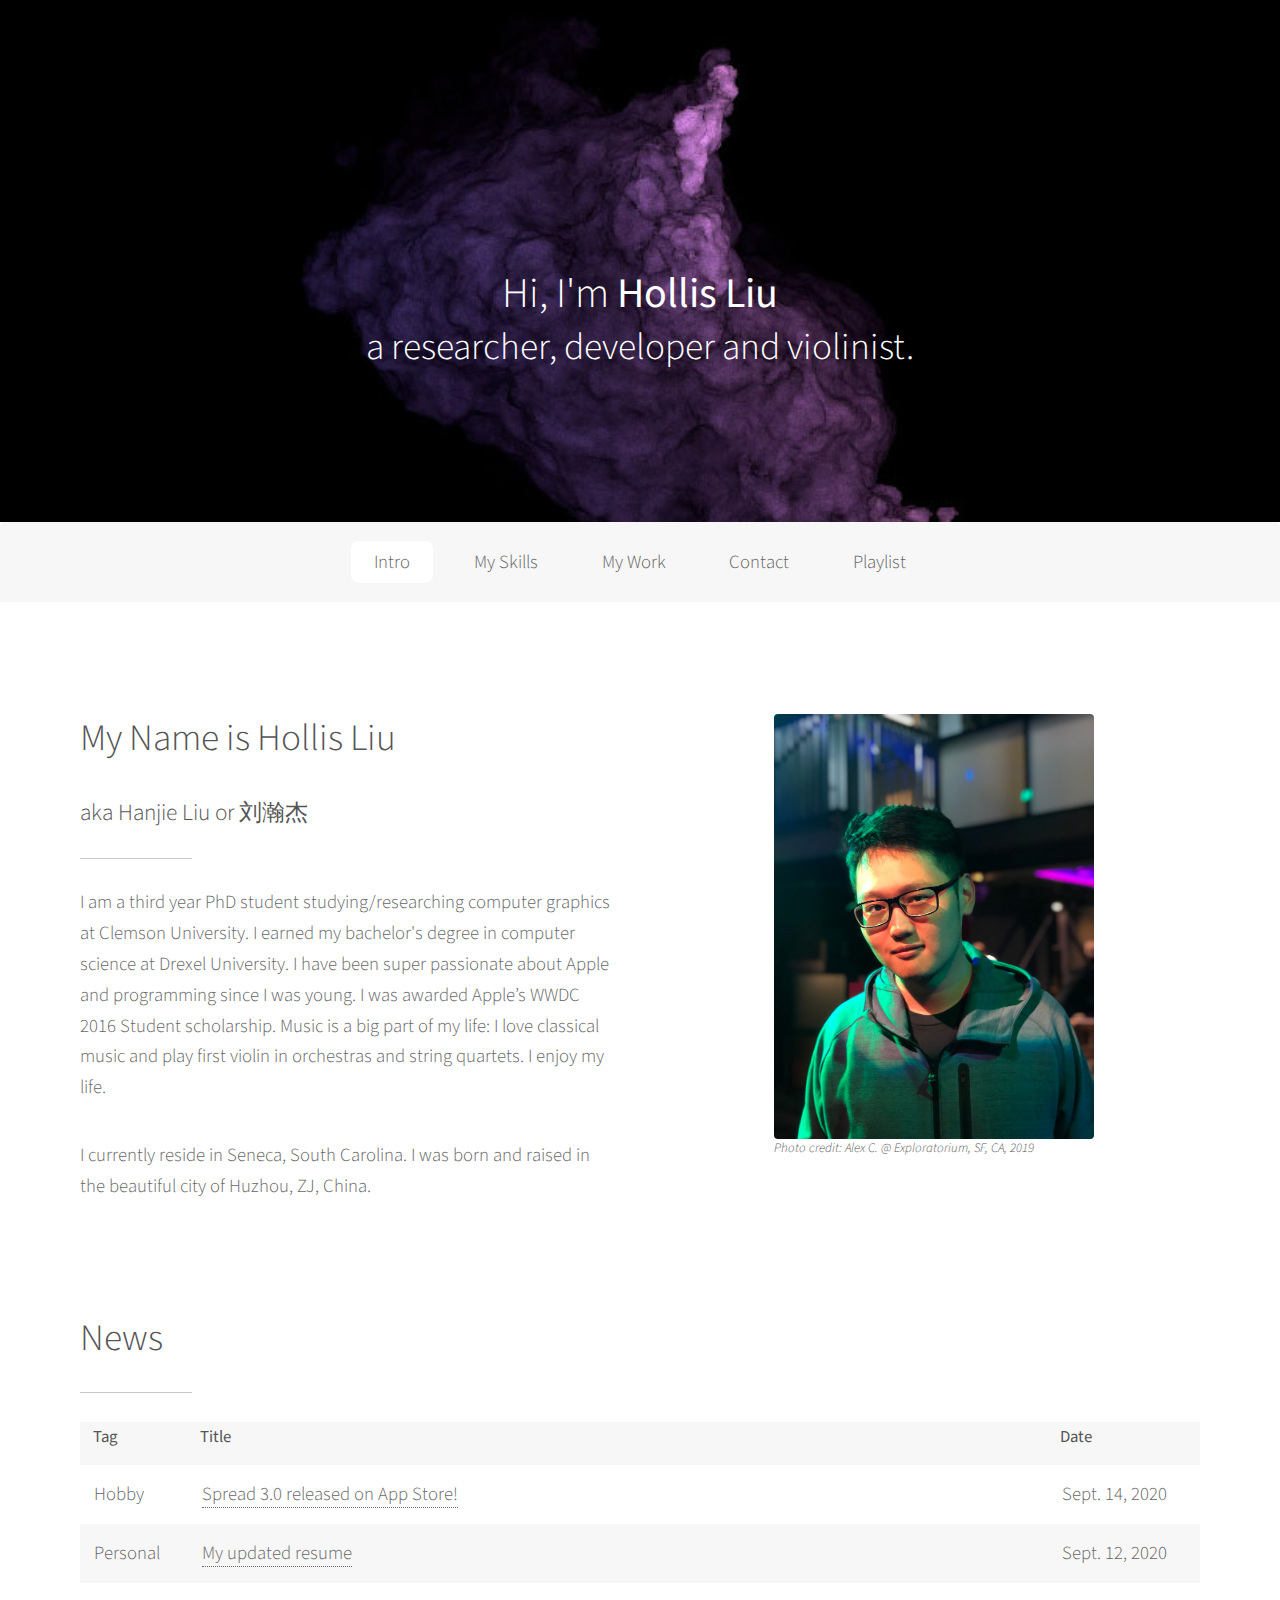
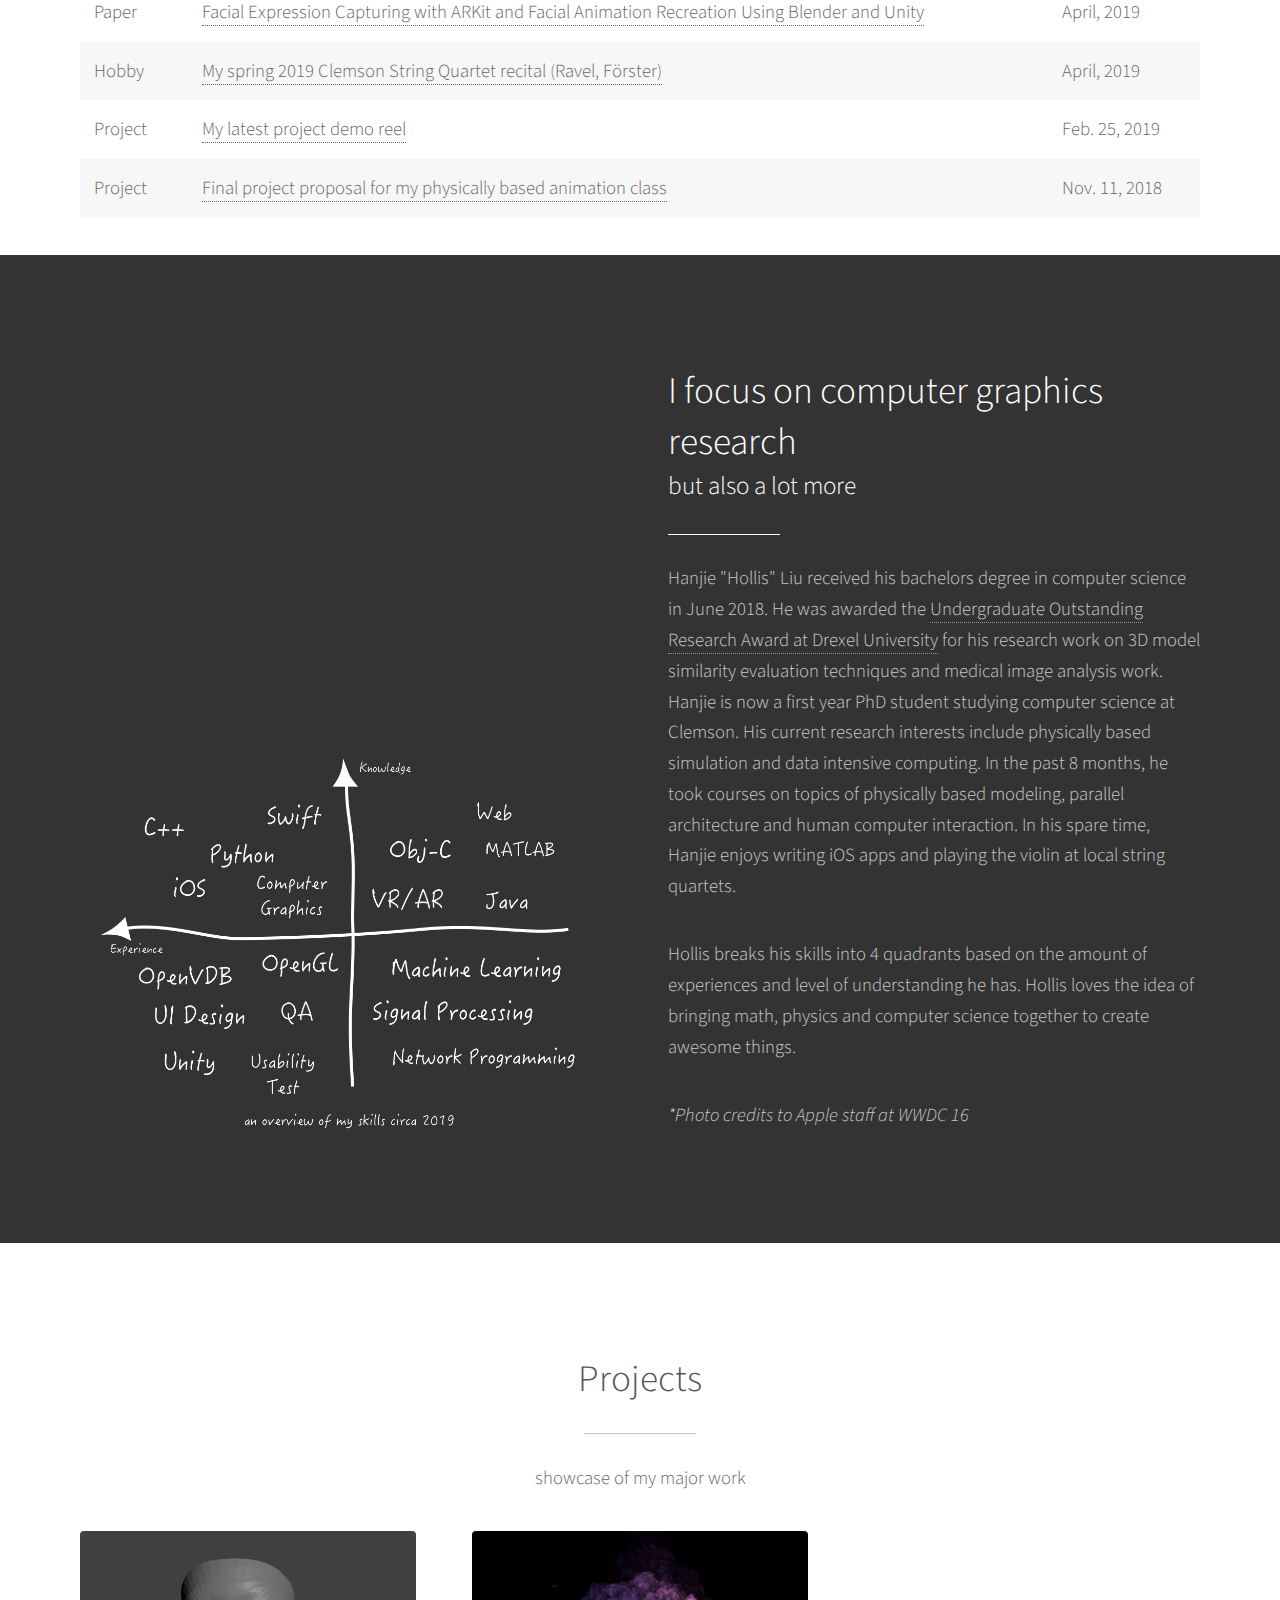
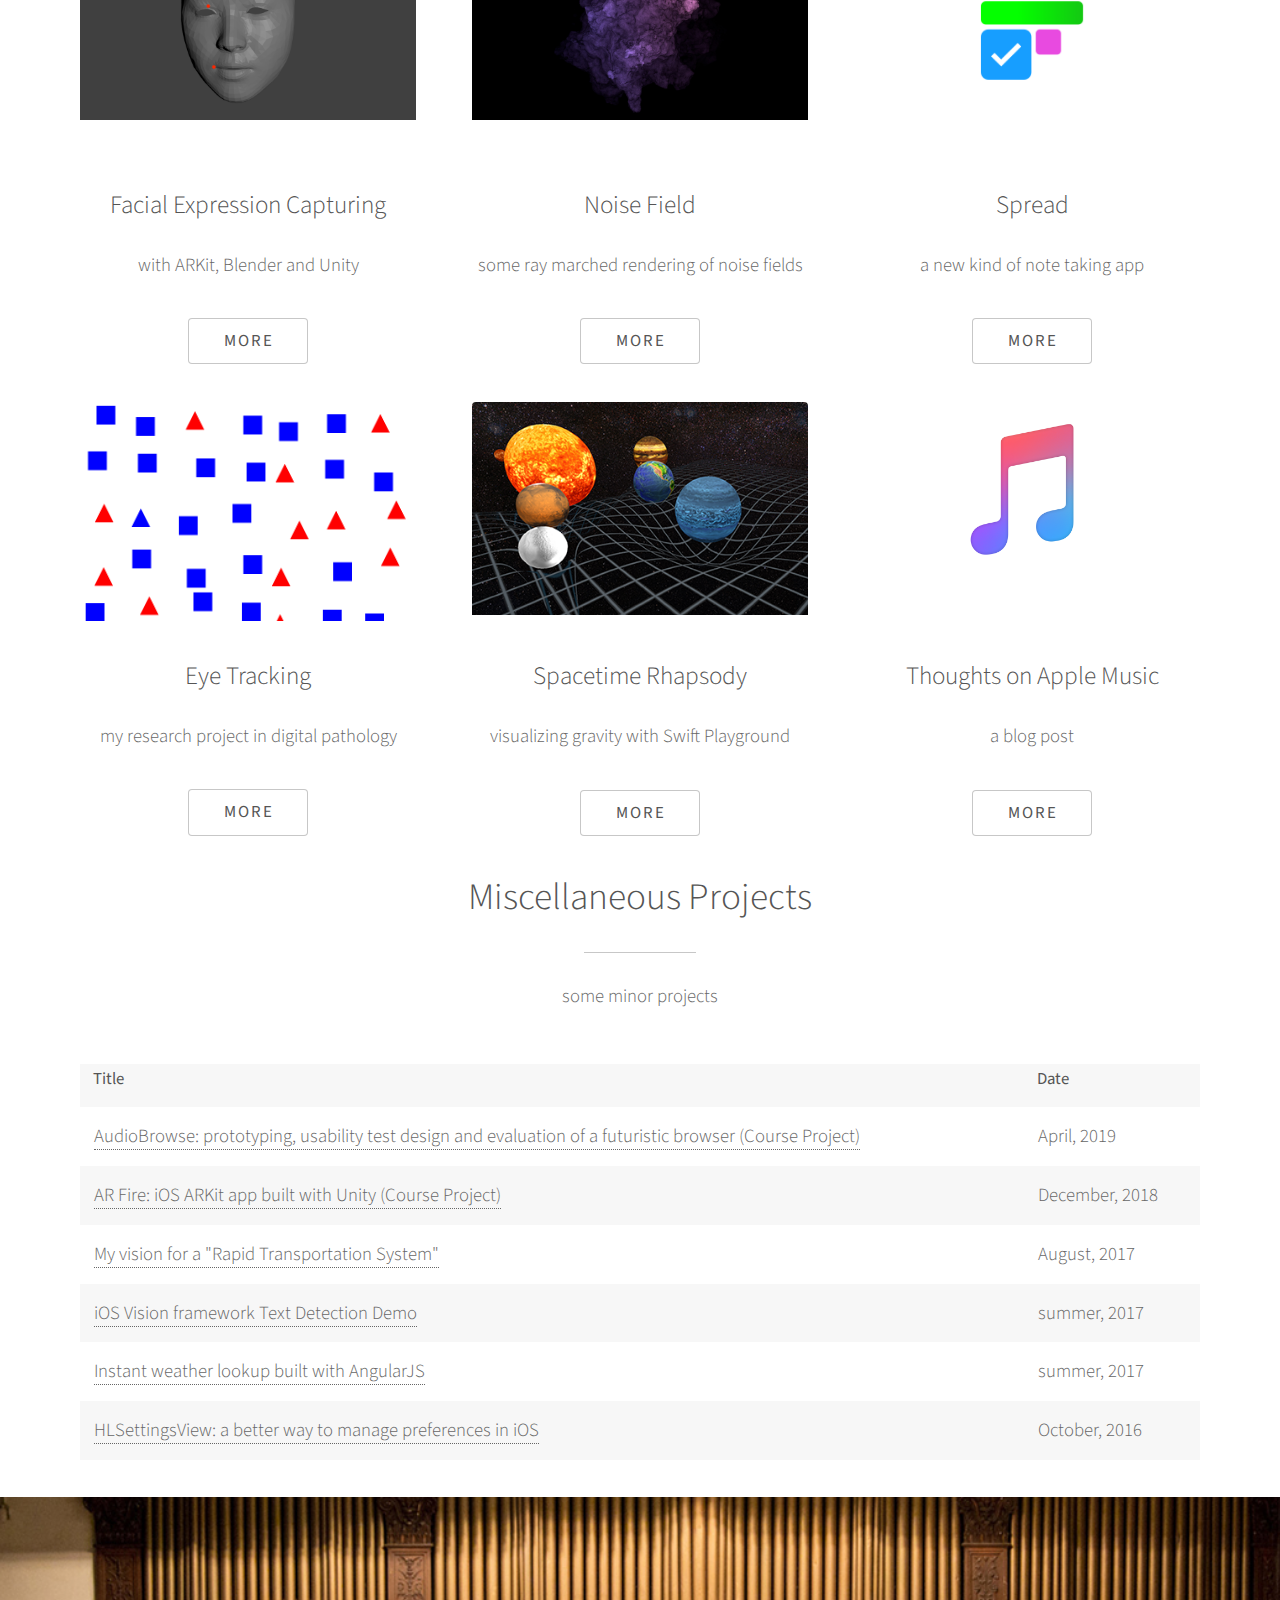
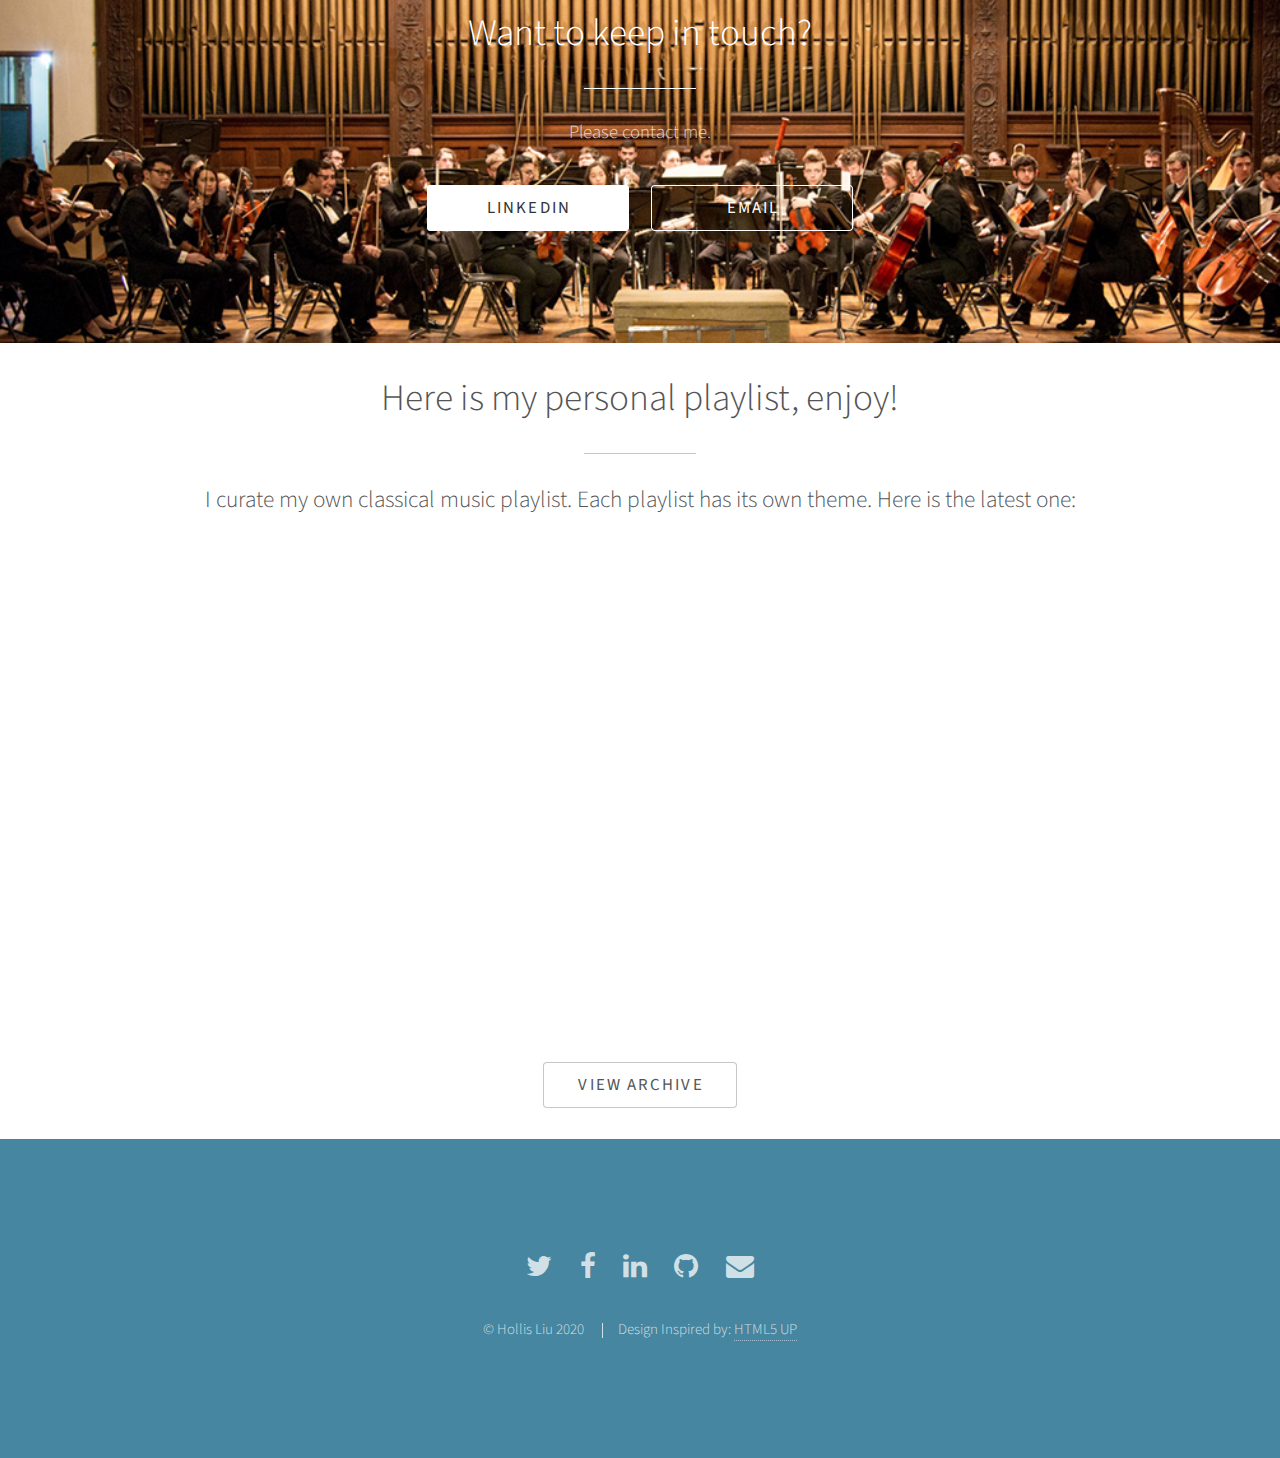
<file: index.html>
<!DOCTYPE HTML>
<!--
	html5up.net | @n33co
	modified by Hollis for personal use
-->
<html>
<head>
    <title>Hollis Liu</title>
    <meta charset="utf-8"/>
    <meta name="viewport" content="width=device-width, initial-scale=1"/>
    <!--[if lte IE 8]>
    <script src="assets/js/ie/html5shiv.js"></script><![endif]-->
    <link rel="stylesheet" href="assets/css/main.css"/>
    <!--[if lte IE 8]>
    <link rel="stylesheet" href="assets/css/ie8.css"/><![endif]-->
    <!--[if lte IE 9]>
    <link rel="stylesheet" href="assets/css/ie9.css"/><![endif]-->
    <link rel="shortcut icon" href="appleicons/favicon.ico" type="image/x-icon"/>
    <link rel="apple-touch-icon" href="appleicons/apple-touch-icon.png"/>
    <link rel="apple-touch-icon" sizes="57x57" href="appleicons/apple-touch-icon-57x57.png"/>
    <link rel="apple-touch-icon" sizes="72x72" href="appleicons/apple-touch-icon-72x72.png"/>
    <link rel="apple-touch-icon" sizes="76x76" href="appleicons/apple-touch-icon-76x76.png"/>
    <link rel="apple-touch-icon" sizes="114x114" href="appleicons/apple-touch-icon-114x114.png"/>
    <link rel="apple-touch-icon" sizes="120x120" href="appleicons/apple-touch-icon-120x120.png"/>
    <link rel="apple-touch-icon" sizes="144x144" href="appleicons/apple-touch-icon-144x144.png"/>
    <link rel="apple-touch-icon" sizes="152x152" href="appleicons/apple-touch-icon-152x152.png"/>
    <link rel="apple-touch-icon" sizes="180x180" href="appleicons/apple-touch-icon-180x180.png"/>
    <link rel="mask-icon" href="Liu.svg" color="#000000">
</head>
<body>

<!-- Header -->
<section id="header">
    <div class="inner">
        <!--
                            <span class="icon major fa-cloud"></span>
        -->
        <br/><br/><br/><br/><br/>
        <h1>Hi, I'm <strong>Hollis Liu</strong></h1>
        <h2>a researcher, developer and violinist.</h2>
        <!--
                            <p>Accumsan feugiat mi commodo erat lorem ipsum, sed magna<br />
                            lobortis feugiat sapien sed etiam volutpat accumsan.</p>
        -->
        <!-- <ul class="actions">
            <li><a href="#one" class="button scrolly">Learn More</a></li>
        </ul> -->
    </div>
</section>

<!-- Nav -->
<nav id="nav">
    <ul>
        <li><a href="#one" class="active">Intro</a></li>
        <li><a href="#two">My Skills</a></li>
        <li><a href="#three">My Work</a></li>
        <li><a href="#four">Contact</a></li>
        <li><a href="#music">Playlist</a></li>
    </ul>
</nav>
<div id="main">
    <!-- One -->
    <section id="one" class="main style1">
        <div class="container">
            <div class="row 150%">
                <div class="6u 12u$(medium)">
                    <header class="major">
                        <h2>My Name is Hollis Liu</h2><br/>
                        <h4>aka Hanjie Liu or 刘瀚杰</h4>
                    </header>
                    <p>
                        I am a third year PhD student studying/researching computer graphics at Clemson University. I
                        earned my bachelor's degree in computer science at Drexel University.
                        I have been super passionate about Apple and programming since I was young. I was awarded
                        Apple’s WWDC 2016 Student scholarship.
                        Music is a big part of my life: I love classical music and play first violin in orchestras and
                        string quartets.
                        I enjoy my life.
                    </p>
                    <p>I currently reside in Seneca, South Carolina. I was born and raised in the beautiful city of
                        Huzhou, ZJ, China.</p>
                </div>
                <div class="6u$ 12u$(medium) important(medium)">
							<span class="image fit" style="width:60%;height:60%;display:block;margin:auto;"><img
                                    src="images/exp.jpg" alt="portrait">
							<h6><i>Photo credit: Alex C. @ Exploratorium, SF, CA, 2019</i></h6>
							</span>
                </div>
            </div>
        </div>
    </section>


    <section id="news" class="container">
        <div class="container" class="table-wrapper">
            <header class="major">
                <h2>News</h2>
            </header>
            <table>
                <tr>
                    <th>Tag</th>
                    <th>Title</th>
                    <th>Date</th>
                </tr>

                <tr>
                    <td>Hobby</td>
                    <td><a href="./pages/spread.html">Spread 3.0 released on App Store!</a></td>
                    <td>Sept. 14, 2020</td>
                </tr>
                
                <tr>
                    <td>Personal</td>
                    <td><a href="./resume.pdf">My updated resume</a></td>
                    <td>Sept. 12, 2020</td>
                </tr>

                <tr>
                    <td>Paper</td>
                    <td><a href="./pages/tca.html">Facial Expression Capturing with ARKit and Facial Animation
                        Recreation Using Blender and Unity</a></td>
                    <td>April, 2019</td>
                </tr>

                <tr>
                    <td>Hobby</td>
                    <td><a href="https://youtu.be/fUV63Zrw0vk">My spring 2019 Clemson String Quartet recital (Ravel,
                        Förster)</a></td>
                    <td>April, 2019</td>
                </tr>

                <tr>
                    <td>Project</td>
                    <td><a href="https://vimeo.com/316473958">My latest project demo reel</a></td>
                    <td>Feb. 25, 2019</td>
                </tr>




                <!-- 					  <tr>
                                        <td>Hobby</td>
                                        <td><a href="https://www.youtube.com/watch?v=LDXYRzerjzU">Toy Story 4 teaser!</a></td>
                                        <td>Nov. 12, 2018</td>
                                      </tr> -->

                <tr>
                    <td>Project</td>
                    <td><a href="./pages/final.html">Final project proposal for my physically based animation class</a>
                    </td>
                    <td>Nov. 11, 2018</td>
                </tr>
                <!-- 					  <tr>
                                        <td>Personal</td>
                                        <td>I am travling to Philadelphia, PA until Nov. 6</td>
                                        <td>Nov.  2, 2018</td>
                                      </tr> -->

            </table>
        </div>
    </section>


    <!-- Two -->
    <section id="two" class="main style2">
        <div class="container">
            <div class="row 150%" id="otter">
                <div id="skills" class="6u 12u$(medium)">
                    <!-- <object type="image/svg+xml" data="skills.svg"></object> -->
                    <span class="image fit"><img src="skills.png" alt="myskills"></span>
                </div>
                <div class="6u$ 12u$(medium)" , style="float: right;">
                    <header class="major">
                        <h2>I focus on computer graphics research</h2>
                        <h3>but also a lot more</h3>
                    </header>
                    <p>
                        Hanjie "Hollis" Liu received his bachelors degree in computer science in June 2018. He was
                        awarded the <a
                            href="https://drexel.edu/cci/news/2018/June/drexel-cci-congratulates-2018-computer-science-department-award-winners/">Undergraduate
                        Outstanding Research Award at Drexel University</a> for his research work on 3D model similarity
                        evaluation techniques and medical image analysis work. Hanjie is now a first year PhD student
                        studying computer science at Clemson. His current research interests include physically based
                        simulation and data intensive computing. In the past 8 months, he took courses on topics of
                        physically based modeling, parallel architecture and human computer interaction. In his spare
                        time, Hanjie enjoys writing iOS apps and playing the violin at local string quartets.
                    </p>
                    <p>
                        Hollis breaks his skills into 4 quadrants based on the amount of experiences and level of
                        understanding he has. Hollis loves the idea of bringing math, physics and computer science
                        together to create awesome things.
                    </p>
                    <!-- 							<p>
                                                    <i>This is an old blurb written a few years ago. I will upload an updated version soon.</i>
                                                </p>
                                                <p>
                                                    As you may have noticed in the chart, I broke my skills into 4 quadrants based on the amount of experiences and level of understanding I have.
                                                </p><p>
                                                    On the top left are the skills I’m most familiar with. I’ve been developing iOS with Swift for 2 years now. It’s my favorite platform and I’m super passionate about it. I also play around with Watch apps.
                                                </p><p>
                                                    Python is one of my favorite languages because it allows me to quickly code up ideas and do fast iterations. I almost use python exclusively for my homework assignments or research projects. I started doing computer science and pathology related research spring 2016. Some published results can be found below.
                                                </p><p>
                                                    I've taken on a Computer Graphics concentration and I'm very committed in learning and mastering graphics programming. I love the idea of bringing math, physics and computer science together to create awesome things. In addition, I developed growing interest in web technology and machine learning recently. I’ve been taking related courses at school along with some side projects. Please stay tuned for more!
                                                </p>

                                                -->
                    <p>
                        <i>*Photo credits to Apple staff at WWDC 16</i>
                    </p>

                </div>
            </div>
        </div>
    </section>

    <!-- Work -->


    <section id="three" class="main style1 special">
        <div class="container">
            <header class="major">
                <h2>Projects</h2>
            </header>
            <p>showcase of my major work</p>
            <div class="row 150%">

                <div class="4u 12u$(medium)">
                    <span class="image fit"><img src="images/face_mark.png"
                                                 alt="face" style="padding-bottom: 30px;"></span>
                    <h3>Facial Expression Capturing</h3>
                    <p>with ARKit, Blender and Unity</p>
                    <ul class="actions">
                        <li><a href="pages/tca.html" class="button">More</a></li>
                    </ul>
                </div>

                <div class="4u 12u$(medium)">
                    <span class="image fit"><img src="/images/noise/frame_335.jpg" alt=""
                                                 style="padding-bottom: 30px;"/></span>
                    <h3>Noise Field</h3>
                    <p>some ray marched rendering of noise fields</p>
                    <ul class="actions">
                        <li><a href="pages/noise.html" class="button">More</a></li>
                    </ul>
                </div>


                <div class="4u 12u$(medium)">
                    <span class="image fit"><img src="images/spread-web.png" alt="Spread"/></span>
                    <h3>Spread</h3>
                    <p>a new kind of note taking app</p>
                    <ul class="actions">
                        <li><a href="pages/spread.html" class="button">More</a></li>
                    </ul>
                </div>


            </div>
            <div class="row 150%">


                <div class="4u 12u$(medium)">
                    <span class="image fit"><img src="/images/patternThumb.png" alt=""/></span>
                    <h3>Eye Tracking</h3>
                    <p>my research project in digital pathology</p>
                    <ul class="actions">
                        <li><a href="pages/research.html" class="button">More</a></li>
                    </ul>
                </div>


                <div class="4u 12u$(medium)">
                    <span class="image fit"><img src="images/space.png" alt="" style="padding-bottom: 6px;"/></span>
                    <h3>Spacetime Rhapsody</h3>
                    <p>visualizing gravity with Swift Playground</p>
                    <ul class="actions">
                        <li><a href="https://github.com/hollisliu/Spacetime-Rhapsody" class="button">More</a></li>
                    </ul>
                </div>

                <div class="4u 12u$(medium)">
                    <span class="image fit"><img src="../images/og_image.png" alt=""
                                                 style="padding-bottom: 43px;"/></span>

                    <h3>Thoughts on Apple Music</h3>
                    <p>a blog post</p>
                    <ul class="actions">
                        <li><a href="pages/music.html" class="button">More</a></li>
                    </ul>
                </div>


            </div>
        </div>


        <div class="container">
            <header class="major">
                <h2>Miscellaneous Projects</h2>
            </header>
            <p>some minor projects</p>
        </div>
    </section>

    <section id="minor projects" class="container">

        <div class="container" class="table-wrapper" style="display:block; margin-top:-60px;">

            <table>
                <tr>
                    <th>Title</th>
                    <th>Date</th>
                </tr>

                <tr>
                    <td><a href="./files/usability.pdf">AudioBrowse: prototyping, usability test design and evaluation
                        of a futuristic browser (Course Project)</a></td>
                    <td>April, 2019</td>
                </tr>

                <tr>
                    <td><a href="https://youtu.be/V4nhiRlV2Zg?t=29">AR Fire: iOS ARKit app built with Unity (Course
                        Project)</a></td>
                    <td>December, 2018</td>
                </tr>


                <tr>
                    <td><a href="./files/RTS.pdf">My vision for a "Rapid Transportation System"</a></td>
                    <td>August, 2017</td>
                </tr>

                <tr>
                    <td><a href="https://github.com/hollisliu/iOS-Vision-Text-Detection-Demo">iOS Vision framework Text
                        Detection Demo</a></td>
                    <td>summer, 2017</td>
                </tr>

                <tr>
                    <td><a href="./weather">Instant weather lookup built with AngularJS</a></td>
                    <td>summer, 2017</td>
                </tr>

                <tr>
                    <td><a href="https://github.com/hollisliu/HLSettingsView">HLSettingsView: a better way to manage
                        preferences in iOS</a></td>
                    <td>October, 2016</td>
                </tr>

            </table>

        </div>
    </section>

    <!-- 				<div class="container">
                        <header class="major">
                            <h2>Blog</h2>
                        </header>
                        <p>Connecting the dots</p>
                        <div class="row 150%">
                            <div class="4u 12u$(medium)">
                                <span class="image fit"><img src="../images/og_image.png" alt="" /></span>
                                <br/><br/>
                                <h3>Thoughts on Apple Music</h3>
                                <p></p>
                                <ul class="actions">
                                    <li><a href="pages/music.html" class="button">Read</a></li>
                                </ul>
                            </div>

    <!-- 						<div class="4u 12u$(medium)">
                                <br/>
                                <span class="image fit"><img src="http://photos.appleinsidercdn.com/gallery/17535-15158-160712-Planet-l.jpg" alt="" /></span>
                                <br/><h3>Got Through the First Round of Planet of the Apps, but...</h3>
                                <p></p>
                                <ul class="actions">
                                    <li><a href="pages/pota.html" class="button">Read</a></li>
                                </ul>
                            </div> -->

    <!-- 						<div class="4u 12u$(medium)">
                                <br/>
                                <br/><br/><h3>Image Analysis: a new research project that I'm involved</h3>
                                <p><br/><br/><br/><br/><br/></p>
                                <ul class="actions">
                                    <li><a href="pages/researchProst.html" class="button">Read</a></li>
                                </ul>
                            </div> -->

    <!-- 					</div>
                    </div>
                </section> -->

    <!-- Four -->
    <section id="four" class="main style2 special"
             style='background-image: url("../../images/orch.jpg");background-repeat: no-repeat;background-size: cover;background-attachment: scroll'>
        <div class="container">
            <header class="major">
                <h2>Want to keep in touch?</h2>
            </header>
            <p>Please contact me.</p>
            <ul class="actions uniform">
                <li><a href="https://www.linkedin.com/in/hanjie-hollis-liu-99589377" target="_blank"
                       class="button special">LinkedIn</a></li>
                <li><a href="mailto:hollis0807@gmail.com?Subject=Request%20from%20Your%20Website"
                       class="button">Email</a></li>
            </ul>
        </div>
    </section>

    <section id="music" class="majorl" style="text-align:center">
        <div class="container">
            <br/>
            <header class="major"><h2>Here is my personal playlist, enjoy!</h2></header>
            <h4>I curate my own classical music playlist. Each playlist has its own theme. Here is the latest one:</h4>
            <br/>

            <!-- 			<iframe src="//tools.applemusic.com/embed/v1/playlist/pl.e95b48c70e65438e830b487ad092064a?country=us" height="600px"  style="width: 1px;
                    min-width: 100%;
                    *width: 80%;" frameborder="0" scrolling="no"></iframe> -->

            <iframe allow="autoplay *; encrypted-media *;" frameborder="0" height="450" style="max-width:660px;overflow:hidden;background:transparent;width: 1px;
        min-width: 100%;
        *width: 80%;"
                    sandbox="allow-forms allow-popups allow-same-origin allow-scripts allow-storage-access-by-user-activation allow-top-navigation-by-user-activation"
                    src="https://embed.music.apple.com/us/playlist/pl-1-romantic-i/pl.e743b2e4b11c46cbbee06237c3062b2f?app=music"
                    scrolling="no"></iframe>

            <br/><br/><a href="/playlist" class="button">View Archive</a><br/><br/>
        </div>
    </section>
</div>


<!-- Footer -->
<div id="footer">
    <div id="particles">
        <ul class="icons">
            <li><a href="https://twitter.com/Hollis0807" class="icon alt fa-twitter" target="_blank"><span
                    class="label">Twitter</span></a></li>
            <li><a href="https://www.facebook.com/hollisliu" class="icon alt fa-facebook" target="_blank"><span
                    class="label">Facebook</span></a></li>
            <li><a href="https://www.linkedin.com/in/hanjie-hollis-liu-99589377" class="icon alt fa-linkedin"
                   target="_blank"><span class="label">LinkedIn</span></a></li>
            <li><a href="https://github.com/hollisliu" class="icon alt fa-github"><span class="label" target="_blank">GitHub</span></a>
            </li>
            <li><a href="mailto:hollis0807@gmail.com?Subject=Request%20from%20Your%20Website"
                   class="icon alt fa-envelope"><span class="label">Email</span></a></li>
        </ul>
        <ul class="copyright">
            <li>&copy; Hollis Liu 2020</li>
            <li>Design Inspired by: <a href="http://html5up.net">HTML5 UP</a></li>
        </ul>
    </div>
</div>


<!-- Scripts -->
<script src="assets/js/jquery.min.js"></script>
<script src="assets/js/jquery.scrollex.min.js"></script>
<script src="assets/js/jquery.scrolly.min.js"></script>
<script src="assets/js/skel.min.js"></script>
<script src="assets/js/util.js"></script>
<script src="assets/js/jquery.particleground.min.js"></script>
<script src="assets/js/particle.js"></script>

<!--[if lte IE 8]>
<script src="assets/js/ie/respond.min.js"></script><![endif]-->
<script src="assets/js/main.js"></script>
</body>
</html>
</file>
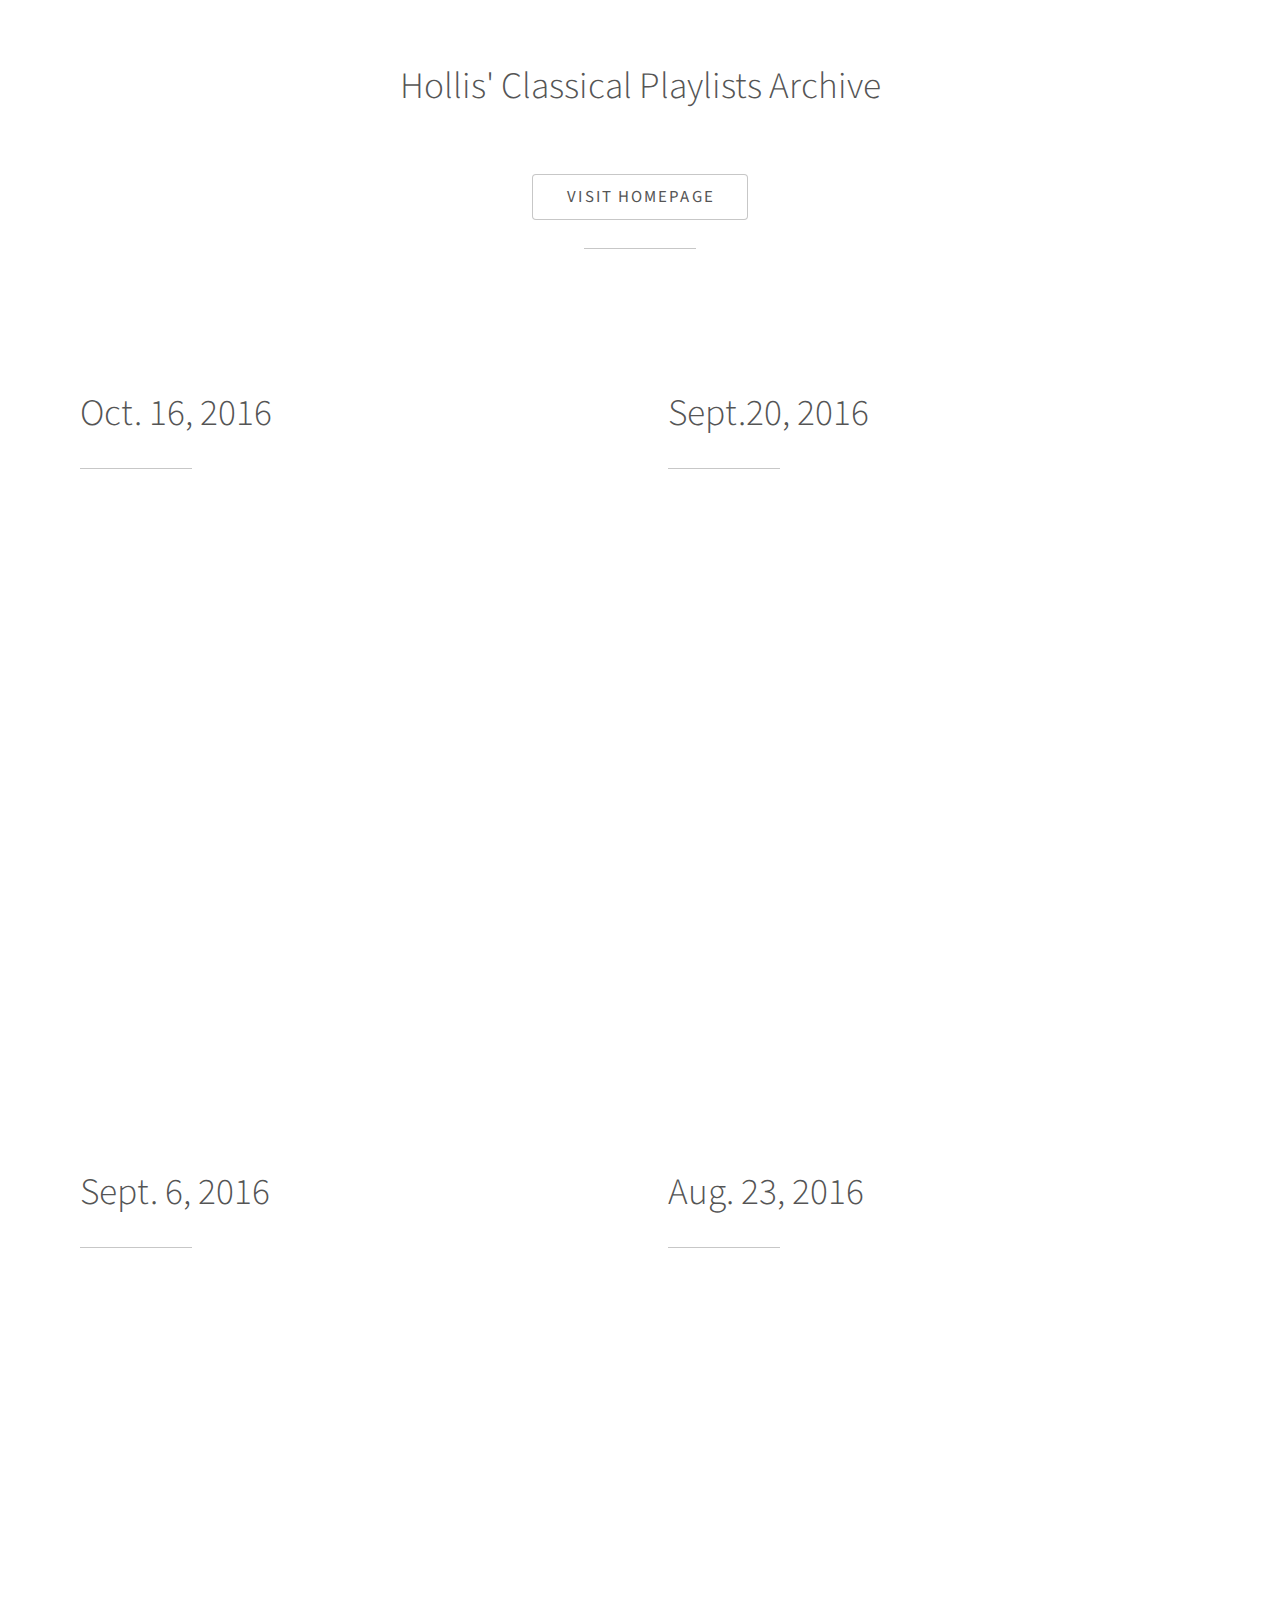
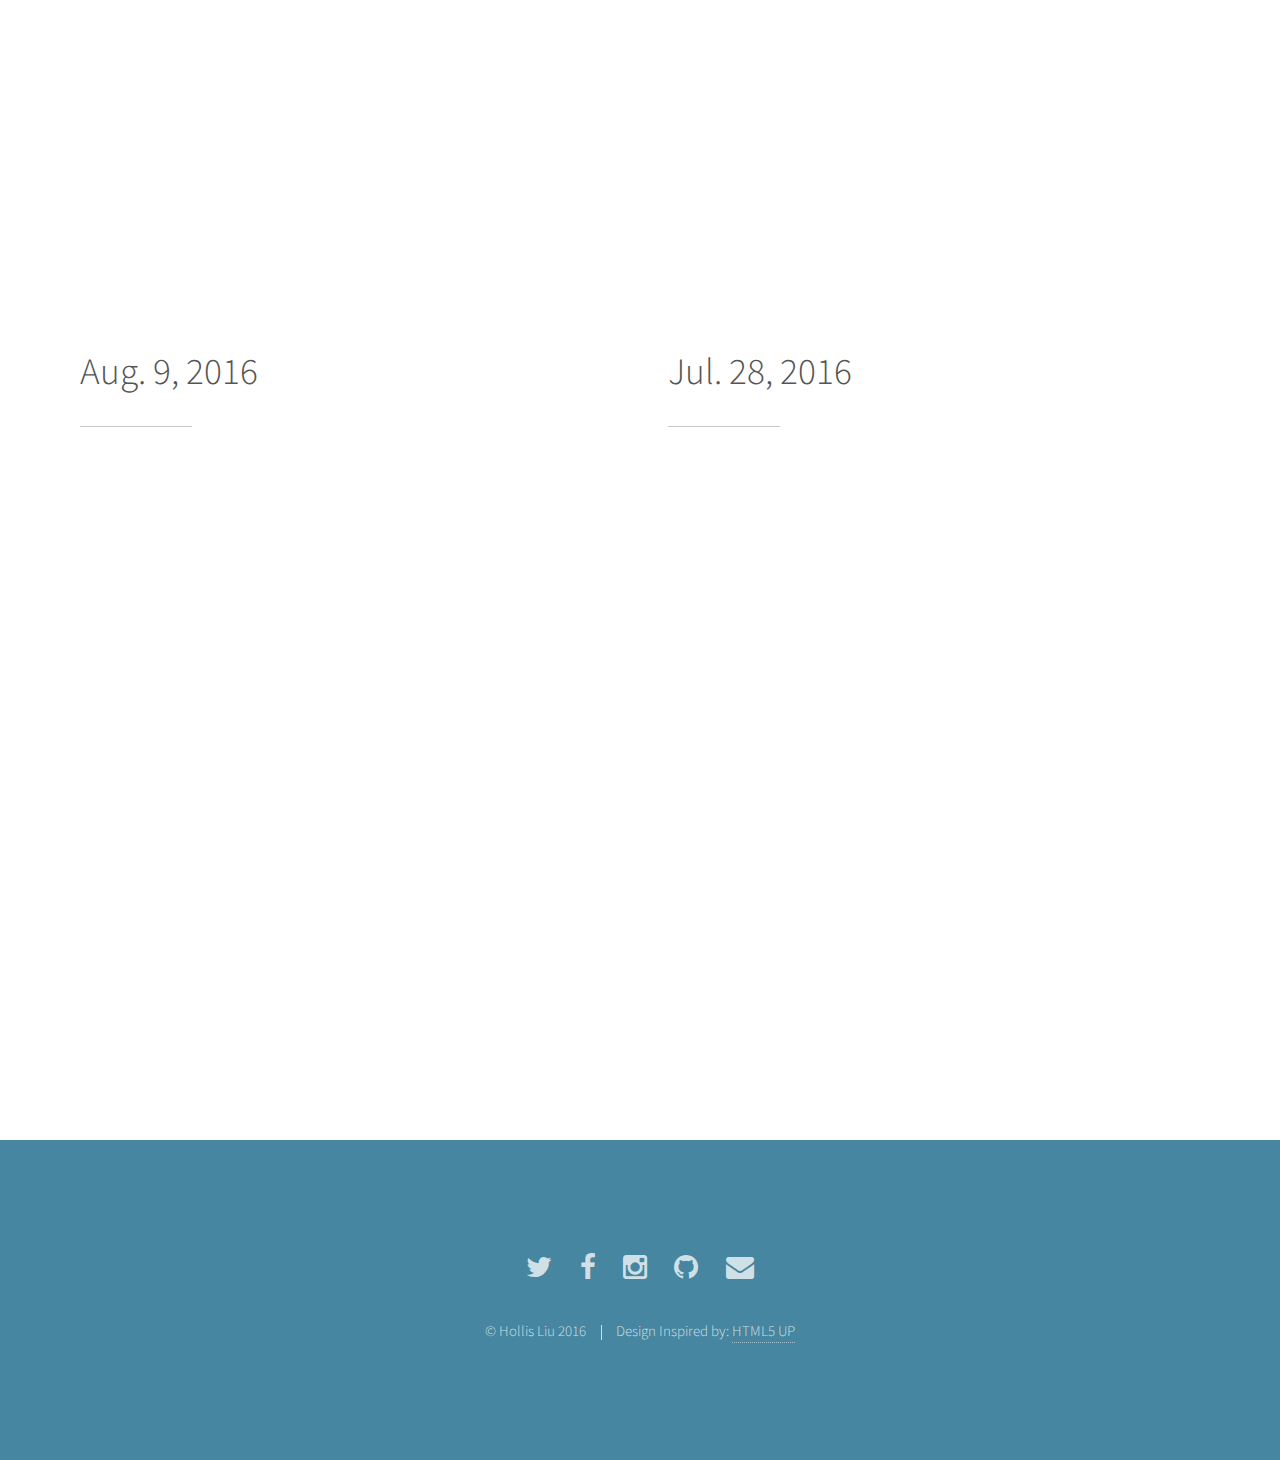
<file: playlist/index.html>
<!DOCTYPE HTML>
<!--
	html5up.net | @n33co
	modified by Hollis for personal use
-->
<html>
	<head>
		<title>Playlists by Hollis Liu</title>
		<meta charset="utf-8" />
		<meta name="viewport" content="width=device-width, initial-scale=1" />
		<!--[if lte IE 8]><script src="../assets/js/ie/html5shiv.js"></script><![endif]-->
		<link rel="stylesheet" href="../assets/css/main.css" />
		<!--[if lte IE 8]><link rel="stylesheet" href="../assets/css/ie8.css" /><![endif]-->
		<!--[if lte IE 9]><link rel="stylesheet" href="../assets/css/ie9.css" /><![endif]-->
		  <link rel="shortcut icon" href="../appleicons/favicon.ico" type="image/x-icon" />

	</head>
	<body>


<div id="main">
		<!-- One -->
		<header class="major special">
			<br/><br/>
			<h2>Hollis' Classical Playlists Archive</h2>
			<br/><br/><a href="../index.html" class="button">Visit Homepage</a><br/>
		</header>


		<section class="main style1">
			<div class="container">
				<div class="row 150%" id="otter">
					<div class="6u$ 12u$(medium)", style="float: right;">
						<header class="major"><h2>Oct. 16, 2016</h2></header>
						<iframe
						src="//playlists.applemusic.com/embed/pl.b4ee1efe25f04814a0cf825bea2dc973?country=us&app=music"
						id="amPlayer" height="600px" width="100%" frameborder="0" >
						</iframe>
					</div>
					<div class="6u$ 12u$(medium)">
						<header class="major"><h2>Sept.20, 2016</h2></header>
						<iframe
						src="//playlists.applemusic.com/embed/pl.e95b48c70e65438e830b487ad092064a?country=us&app=music"
						id="amPlayer" height="600px" width="100%" frameborder="0" >
						</iframe>
					</div>
				</div>
				<br/><br/>
				<div class="row 150%" id="otter">
					<div class="6u$ 12u$(medium)", style="float: right;">
						<header class="major"><h2>Sept. 6, 2016</h2></header>
						<iframe
						src="//playlists.applemusic.com/embed/pl.8c08e8aaab8d4a28a4435e9fca21bef6?country=us&app=music"
						id="amPlayer" height="600px" width="100%" frameborder="0" >
						</iframe>
					</div>
					<div class="6u$ 12u$(medium)">
						<header class="major"><h2>Aug. 23, 2016</h2></header>
						<iframe
						src="//playlists.applemusic.com/embed/pl.aea579831172495383d8faaef65edaec?country=us&app=music"
						id="amPlayer" height="600px" width="100%" frameborder="0" >
						</iframe>
					</div>
				</div>
				<br/><br/>
				<div class="row 150%" id="otter">
					<div class="6u$ 12u$(medium)", style="float: right;">
						<header class="major"><h2>Aug. 9, 2016</h2></header>
						<iframe
						src="//playlists.applemusic.com/embed/pl.6d55109c887442ba89485bb9a58e606b?country=us&app=music"
						id="amPlayer" height="600px" width="100%" frameborder="0" >
						</iframe>
					</div>
					<div class="6u$ 12u$(medium)">
						<header class="major"><h2>Jul. 28, 2016</h2></header>
						<iframe
						src="//playlists.applemusic.com/embed/pl.e743b2e4b11c46cbbee06237c3062b2f?country=us&app=music"
						id="amPlayer" height="600px" width="100%" frameborder="0" >
						</iframe>
					</div>
				</div>
			</div>
		</section>




		<!-- Footer -->
			<div id="footer">
				<div id="particles">
				<ul class="icons">
					<li><a href="#" class="icon alt fa-twitter"><span class="label">Twitter</span></a></li>
					<li><a href="#" class="icon alt fa-facebook"><span class="label">Facebook</span></a></li>
					<li><a href="#" class="icon alt fa-instagram"><span class="label">Instagram</span></a></li>
					<li><a href="https://github.com/hollisliu" class="icon alt fa-github"><span class="label">GitHub</span></a></li>
					<li><a href="#" class="icon alt fa-envelope"><span class="label">Email</span></a></li>
				</ul>
				<ul class="copyright">
					<li>&copy; Hollis Liu 2016</li><li>Design Inspired by: <a href="http://html5up.net">HTML5 UP</a></li>
				</ul>
			</div>
		</div>


		<!-- Scripts -->
			<script src="../assets/js/jquery.min.js"></script>
			<script src="../assets/js/jquery.scrollex.min.js"></script>
			<script src="../assets/js/jquery.scrolly.min.js"></script>
			<script src="../assets/js/skel.min.js"></script>
			<script src="../assets/js/util.js"></script>
			<script src="../assets/js/jquery.particleground.min.js"></script>
			<script src="../assets/js/particle.js"></script>

			<!--[if lte IE 8]><script src="../assets/js/ie/respond.min.js"></script><![endif]-->
			<script src="../assets/js/main.js"></script>
			<script>
			  (function(i,s,o,g,r,a,m){i['GoogleAnalyticsObject']=r;i[r]=i[r]||function(){
			  (i[r].q=i[r].q||[]).push(arguments)},i[r].l=1*new Date();a=s.createElement(o),
			  m=s.getElementsByTagName(o)[0];a.async=1;a.src=g;m.parentNode.insertBefore(a,m)
			  })(window,document,'script','https://www.google-analytics.com/analytics.js','ga');

			  ga('create', 'UA-81427999-1', 'auto');
			  ga('send', 'pageview');
			</script>

	</body>
</html>
</file>
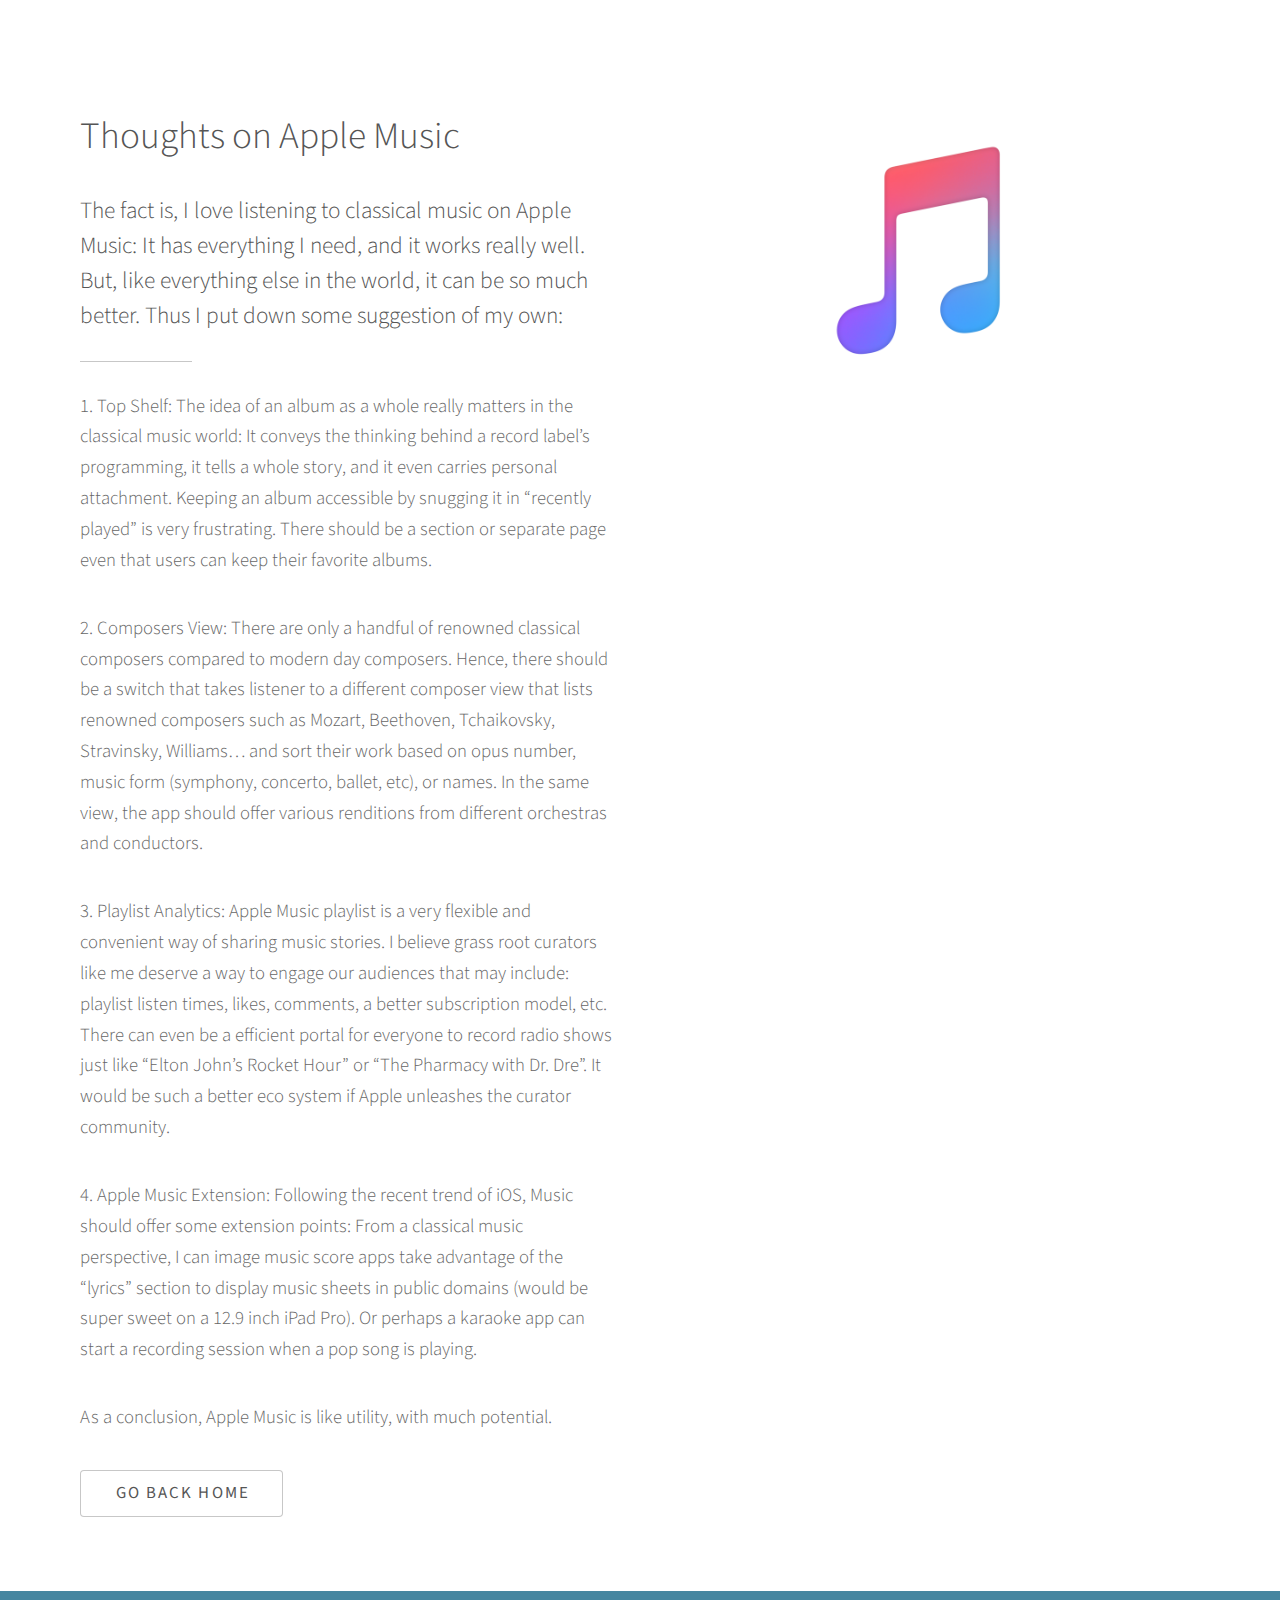
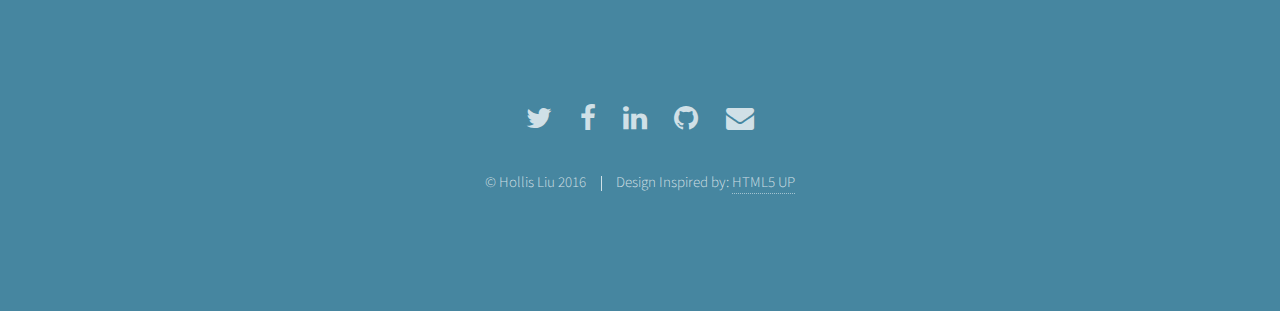
<file: pages/music.html>
<!DOCTYPE HTML>
<!--
	html5up.net | @n33co
	modified by Hollis for personal use
-->
<html>
	<head>
		<title>Apple Music</title>
		<meta charset="utf-8" />
		<meta name="viewport" content="width=device-width, initial-scale=1" />
		<!--[if lte IE 8]><script src="../assets/js/ie/html5shiv.js"></script><![endif]-->
		<link rel="stylesheet" href="../assets/css/main.css" />
		<!--[if lte IE 8]><link rel="stylesheet" href="../assets/css/ie8.css" /><![endif]-->
		<!--[if lte IE 9]><link rel="stylesheet" href="../assets/css/ie9.css" /><![endif]-->
		  <link rel="shortcut icon" href="../appleicons/favicon.ico" type="image/x-icon" />
  <link rel="apple-touch-icon" href="../appleicons/apple-touch-icon.png" />
  <link rel="apple-touch-icon" sizes="57x57" href="../appleicons/apple-touch-icon-57x57.png" />
  <link rel="apple-touch-icon" sizes="72x72" href="../appleicons/apple-touch-icon-72x72.png" />
  <link rel="apple-touch-icon" sizes="76x76" href="../appleicons/apple-touch-icon-76x76.png" />
  <link rel="apple-touch-icon" sizes="114x114" href="../appleicons/apple-touch-icon-114x114.png" />
  <link rel="apple-touch-icon" sizes="120x120" href="../appleicons/apple-touch-icon-120x120.png" />
  <link rel="apple-touch-icon" sizes="144x144" href="../appleicons/apple-touch-icon-144x144.png" />
  <link rel="apple-touch-icon" sizes="152x152" href="../appleicons/apple-touch-icon-152x152.png" />
  <link rel="apple-touch-icon" sizes="180x180" href="../appleicons/apple-touch-icon-180x180.png" />
		<link rel="mask-icon" href="../Liu.svg" color="#000000">
	</head>
	<body>

<div id="main">
		<!-- One -->
			<section id="one" class="main style1">
				<div class="container">
					<div class="row 150%">
						<div class="6u 12u$(medium)">
							<header class="major">
								<h2>Thoughts on Apple Music</h2><br />
								<h4>The fact is, I love listening to classical music on Apple Music: It has everything I need, and it works really well. But, like everything else in the world, it can be so much better. Thus I put down some suggestion of my own:
</h4>
							</header>
							<p>
								1. Top Shelf: The idea of an album as a whole really matters in the classical music world: It conveys the thinking behind a record label’s programming, it tells a whole story, and it even carries personal attachment. Keeping an album accessible by snugging it in “recently played” is very frustrating. There should be a section or separate page even that users can keep their favorite albums.
							</p><p>
								2. Composers View: There are only a handful of renowned classical composers compared to modern day composers. Hence, there should be a switch that takes listener to a different composer view that lists renowned composers such as Mozart, Beethoven, Tchaikovsky, Stravinsky, Williams… and sort their work based on opus number, music form (symphony, concerto, ballet, etc), or names. In the same view, the app should offer various renditions from different orchestras and conductors.
							</p><p>
								3. Playlist Analytics: Apple Music playlist is a very flexible and convenient way of sharing music stories. I believe grass root curators like me deserve a way to engage our audiences that may include: playlist listen times, likes, comments, a better subscription model, etc. There can even be a efficient portal for everyone to record radio shows just like “Elton John’s Rocket Hour” or “The Pharmacy with Dr. Dre”. It would be such a better eco system if Apple unleashes the curator community.
							</p><p>
								4. Apple Music Extension: Following the recent trend of iOS, Music should offer some extension points: From a classical music perspective, I can image music score apps take advantage of the “lyrics” section to display music sheets in public domains (would be super sweet on a 12.9 inch iPad Pro). Or perhaps a karaoke app can start a recording session when a pop song is playing.
							</p><p>
								As a conclusion, Apple Music is like utility, with much potential.

							</p>
							<a href="../index.html" class="button">Go Back Home</a>

						</div>
						<div class="6u$ 12u$(medium) important(medium)">
							<span class="image fit"><img src="../images/og_image.png"></span>
						</div>
					</div>
				</div>
			</section>




		<!-- Footer -->
			<div id="footer">
				<div id="particles">
				<ul class="icons">
					<li><a href="https://twitter.com/Hollis0807" class="icon alt fa-twitter" target="_blank"><span class="label">Twitter</span></a></li>
					<li><a href="https://www.facebook.com/hollisliu" class="icon alt fa-facebook" target="_blank"><span class="label">Facebook</span></a></li>
					<li><a href="https://www.linkedin.com/in/hanjie-hollis-liu-99589377" class="icon alt fa-linkedin" target="_blank"><span class="label">LinkedIn</span></a></li>
					<li><a href="https://github.com/hollisliu" class="icon alt fa-github"><span class="label" target="_blank">GitHub</span></a></li>
					<li><a href="mailto:hollis0807@gmail.com?Subject=Request%20from%20Your%20Website" class="icon alt fa-envelope"><span class="label">Email</span></a></li>
				</ul>
				<ul class="copyright">
					<li>&copy; Hollis Liu 2016</li><li>Design Inspired by: <a href="http://html5up.net">HTML5 UP</a></li>
				</ul>
			</div>
		</div>


		<!-- Scripts -->
			<script src="../assets/js/jquery.min.js"></script>
			<script src="../assets/js/jquery.scrollex.min.js"></script>
			<script src="../assets/js/jquery.scrolly.min.js"></script>
			<script src="../assets/js/skel.min.js"></script>
			<script src="../assets/js/util.js"></script>
			<script src="../assets/js/jquery.particleground.min.js"></script>
			<script src="../assets/js/particle.js"></script>

			<!--[if lte IE 8]><script src="../assets/js/ie/respond.min.js"></script><![endif]-->
			<script src="../assets/js/main.js"></script>
			<script>
			  (function(i,s,o,g,r,a,m){i['GoogleAnalyticsObject']=r;i[r]=i[r]||function(){
			  (i[r].q=i[r].q||[]).push(arguments)},i[r].l=1*new Date();a=s.createElement(o),
			  m=s.getElementsByTagName(o)[0];a.async=1;a.src=g;m.parentNode.insertBefore(a,m)
			  })(window,document,'script','https://www.google-analytics.com/analytics.js','ga');

			  ga('create', 'UA-81427999-1', 'auto');
			  ga('send', 'pageview');
			</script>

	</body>
</html>
</file>
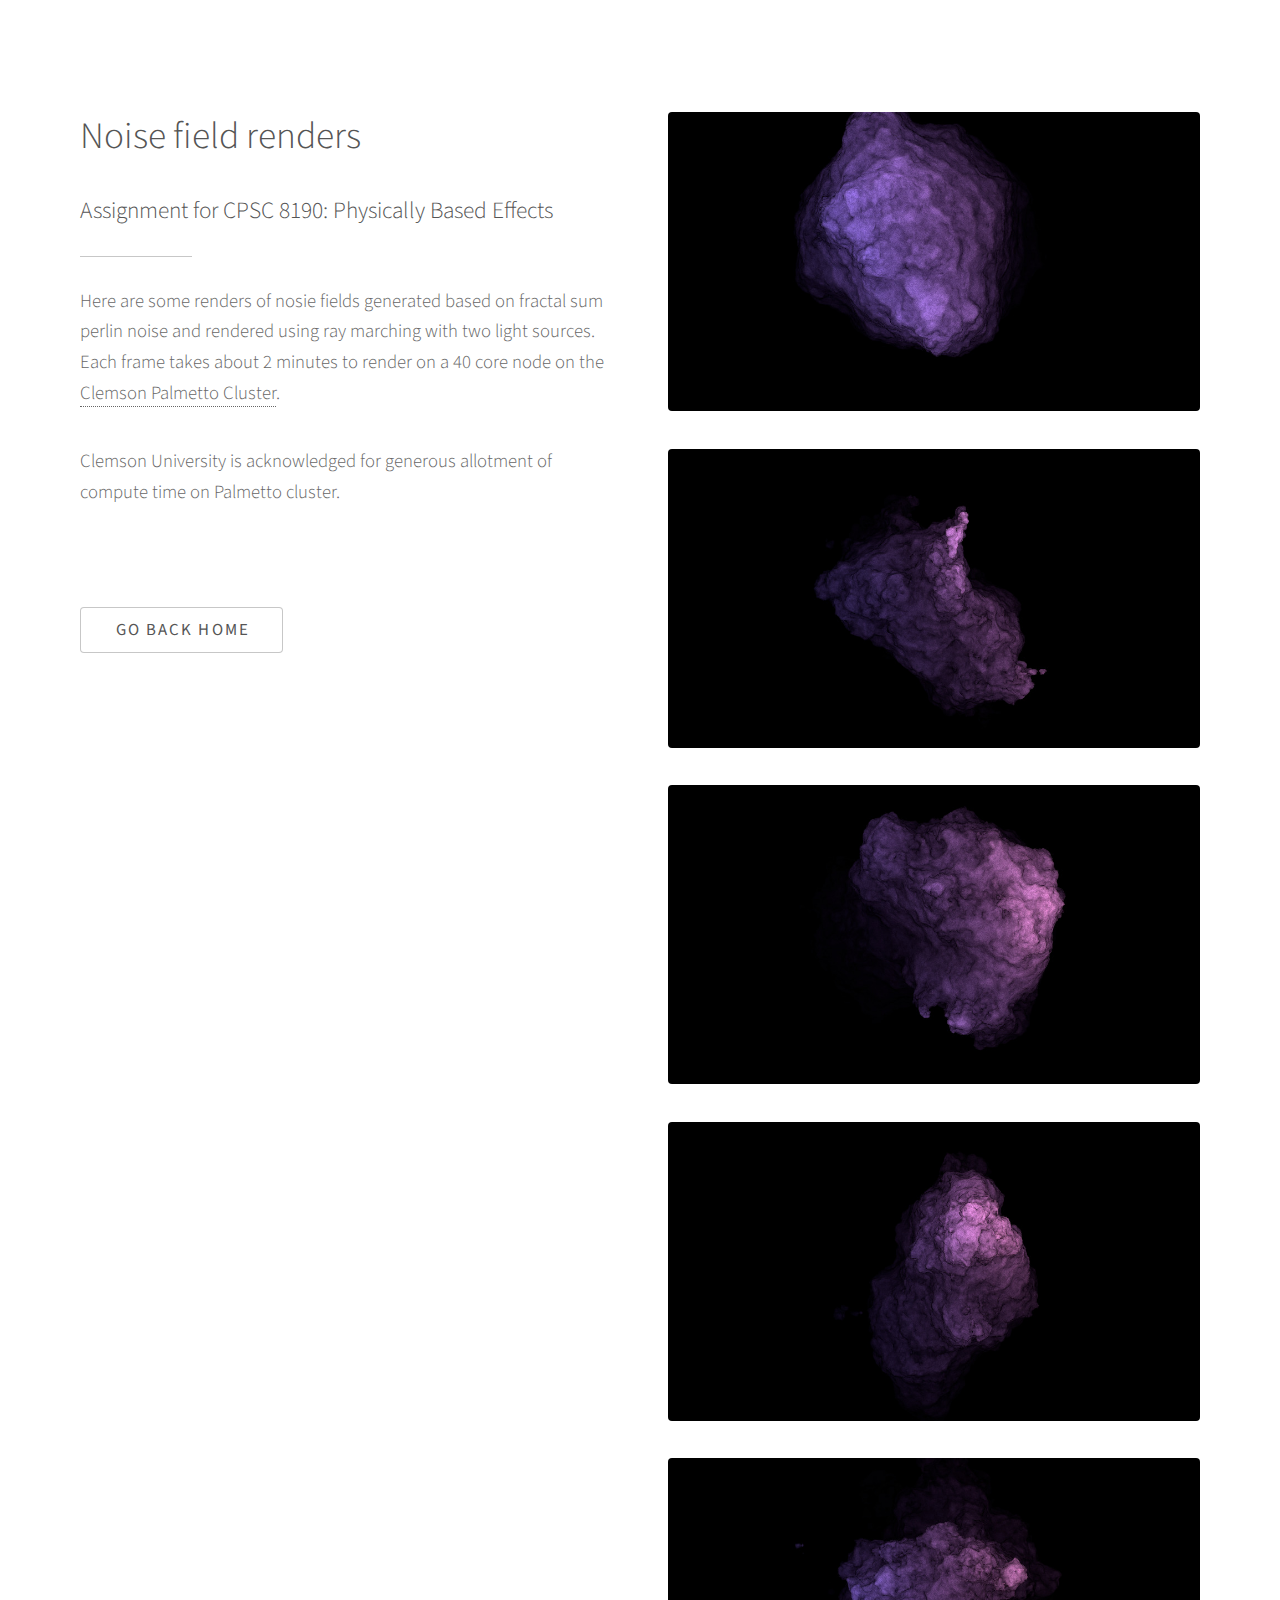
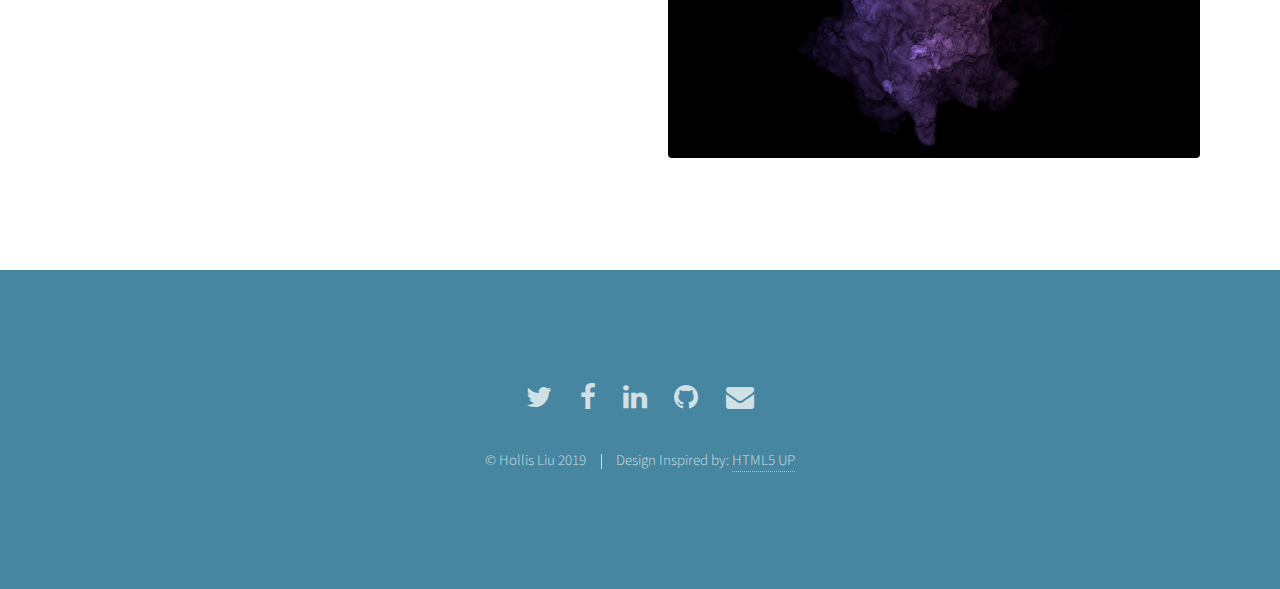
<file: pages/noise.html>
<!DOCTYPE HTML>
<!--
	html5up.net | @n33co
	modified by Hollis for personal use
-->
<html>
	<head>
		<title>Noise</title>
		<meta charset="utf-8" />
		<meta name="viewport" content="width=device-width, initial-scale=1" />
		<!--[if lte IE 8]><script src="../assets/js/ie/html5shiv.js"></script><![endif]-->
		<link rel="stylesheet" href="../assets/css/main.css" />
		<!--[if lte IE 8]><link rel="stylesheet" href="../assets/css/ie8.css" /><![endif]-->
		<!--[if lte IE 9]><link rel="stylesheet" href="../assets/css/ie9.css" /><![endif]-->
		  <link rel="shortcut icon" href="../appleicons/favicon.ico" type="image/x-icon" />
  <link rel="apple-touch-icon" href="../appleicons/apple-touch-icon.png" />
  <link rel="apple-touch-icon" sizes="57x57" href="../appleicons/apple-touch-icon-57x57.png" />
  <link rel="apple-touch-icon" sizes="72x72" href="../appleicons/apple-touch-icon-72x72.png" />
  <link rel="apple-touch-icon" sizes="76x76" href="../appleicons/apple-touch-icon-76x76.png" />
  <link rel="apple-touch-icon" sizes="114x114" href="../appleicons/apple-touch-icon-114x114.png" />
  <link rel="apple-touch-icon" sizes="120x120" href="../appleicons/apple-touch-icon-120x120.png" />
  <link rel="apple-touch-icon" sizes="144x144" href="../appleicons/apple-touch-icon-144x144.png" />
  <link rel="apple-touch-icon" sizes="152x152" href="../appleicons/apple-touch-icon-152x152.png" />
  <link rel="apple-touch-icon" sizes="180x180" href="../appleicons/apple-touch-icon-180x180.png" />
		<link rel="mask-icon" href="../Liu.svg" color="#000000">
	</head>
	<body>

<div id="main">
		<!-- One -->
			<section id="one" class="main style1">
				<div class="container">
					<div class="row 150%">
						<div class="6u 12u$(medium)">
							<header class="major">
								<h2>Noise field renders</h2><br/>
								<h4>Assignment for CPSC 8190: Physically Based Effects 
							</header>
							<p>
								 Here are some renders of nosie fields generated based on fractal sum perlin noise and rendered using ray marching with two light sources. Each frame takes about 2 minutes to render on a 40 core node on the <a href="https://www.palmetto.clemson.edu/palmetto/userguide_palmetto_overview.html">Clemson Palmetto Cluster</a>.
							</p>
							
							<p>
							Clemson University is acknowledged for generous allotment of compute time on Palmetto cluster.
							</p>

								<br/><br/>
							<a href="../index.html" class="button">Go Back Home</a>

						</div>
						<div class="6u$ 12u$(medium) important(medium)">
							<span class="image fit"><img src="../images/noise/frame_90.jpg"></span>
							<span class="image fit"><img src="../images/noise/frame_135.jpg"></span>
							<span class="image fit"><img src="../images/noise/frame_146.jpg"></span>
							<span class="image fit"><img src="../images/noise/frame_179.jpg"></span>
							<span class="image fit"><img src="../images/noise/frame_335.jpg"></span>
						</div>
					</div>
				</div>
			</section>




		<!-- Footer -->
			<div id="footer">
				<div id="particles">
				<ul class="icons">
					<li><a href="https://twitter.com/Hollis0807" class="icon alt fa-twitter" target="_blank"><span class="label">Twitter</span></a></li>
					<li><a href="https://www.facebook.com/hollisliu" class="icon alt fa-facebook" target="_blank"><span class="label">Facebook</span></a></li>
					<li><a href="https://www.linkedin.com/in/hanjie-hollis-liu-99589377" class="icon alt fa-linkedin" target="_blank"><span class="label">LinkedIn</span></a></li>
					<li><a href="https://github.com/hollisliu" class="icon alt fa-github"><span class="label" target="_blank">GitHub</span></a></li>
					<li><a href="mailto:hollis0807@gmail.com?Subject=Request%20from%20Your%20Website" class="icon alt fa-envelope"><span class="label">Email</span></a></li>
				</ul>
				<ul class="copyright">
					<li>&copy; Hollis Liu 2019</li><li>Design Inspired by: <a href="http://html5up.net">HTML5 UP</a></li>
				</ul>
			</div>
		</div>


		<!-- Scripts -->
			<script src="../assets/js/jquery.min.js"></script>
			<script src="../assets/js/jquery.scrollex.min.js"></script>
			<script src="../assets/js/jquery.scrolly.min.js"></script>
			<script src="../assets/js/skel.min.js"></script>
			<script src="../assets/js/util.js"></script>
			<script src="../assets/js/jquery.particleground.min.js"></script>
			<script src="../assets/js/particle.js"></script>

			<!--[if lte IE 8]><script src="../assets/js/ie/respond.min.js"></script><![endif]-->
			<script src="../assets/js/main.js"></script>
			<script>
			  (function(i,s,o,g,r,a,m){i['GoogleAnalyticsObject']=r;i[r]=i[r]||function(){
			  (i[r].q=i[r].q||[]).push(arguments)},i[r].l=1*new Date();a=s.createElement(o),
			  m=s.getElementsByTagName(o)[0];a.async=1;a.src=g;m.parentNode.insertBefore(a,m)
			  })(window,document,'script','https://www.google-analytics.com/analytics.js','ga');

			  ga('create', 'UA-81427999-1', 'auto');
			  ga('send', 'pageview');
			</script>

	</body>
</html>
</file>
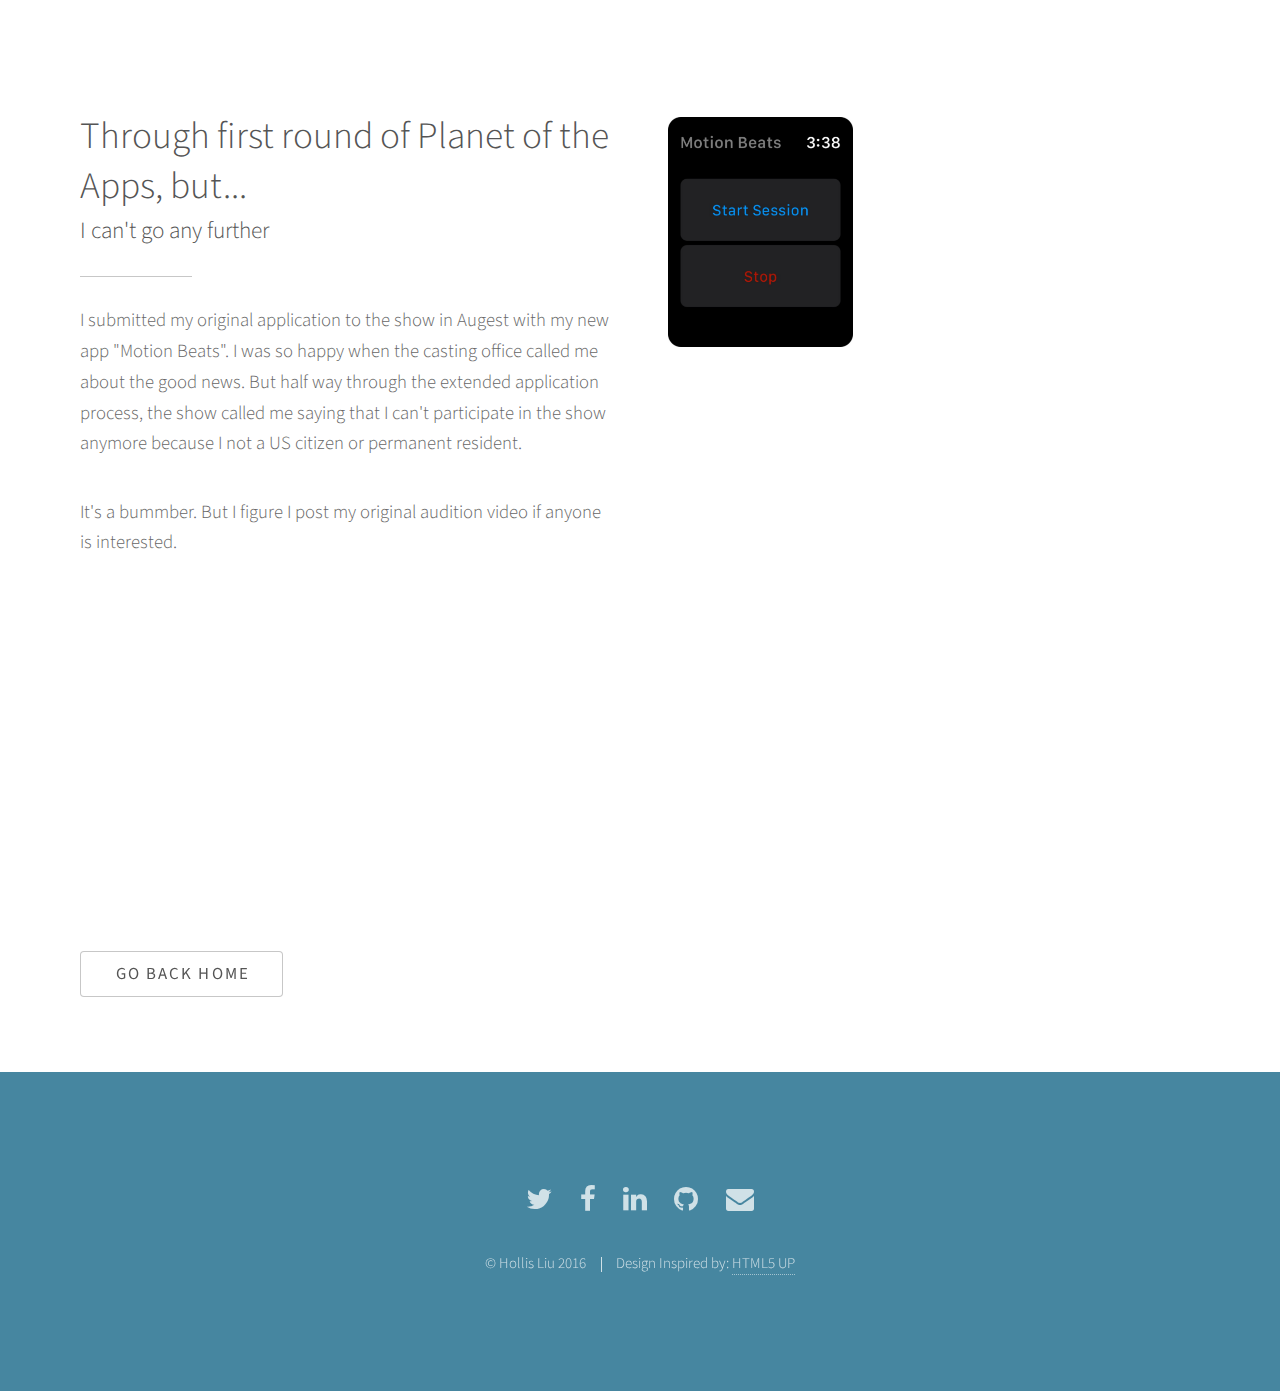
<file: pages/pota.html>
<!DOCTYPE HTML>
<!--
	html5up.net | @n33co
	modified by Hollis for personal use
-->
<html>
	<head>
		<title>Motion Beats</title>
		<meta charset="utf-8" />
		<meta name="viewport" content="width=device-width, initial-scale=1" />
		<!--[if lte IE 8]><script src="../assets/js/ie/html5shiv.js"></script><![endif]-->
		<link rel="stylesheet" href="../assets/css/main.css" />
		<!--[if lte IE 8]><link rel="stylesheet" href="../assets/css/ie8.css" /><![endif]-->
		<!--[if lte IE 9]><link rel="stylesheet" href="../assets/css/ie9.css" /><![endif]-->
		  <link rel="shortcut icon" href="../appleicons/favicon.ico" type="image/x-icon" />
  <link rel="apple-touch-icon" href="../appleicons/apple-touch-icon.png" />
  <link rel="apple-touch-icon" sizes="57x57" href="../appleicons/apple-touch-icon-57x57.png" />
  <link rel="apple-touch-icon" sizes="72x72" href="../appleicons/apple-touch-icon-72x72.png" />
  <link rel="apple-touch-icon" sizes="76x76" href="../appleicons/apple-touch-icon-76x76.png" />
  <link rel="apple-touch-icon" sizes="114x114" href="../appleicons/apple-touch-icon-114x114.png" />
  <link rel="apple-touch-icon" sizes="120x120" href="../appleicons/apple-touch-icon-120x120.png" />
  <link rel="apple-touch-icon" sizes="144x144" href="../appleicons/apple-touch-icon-144x144.png" />
  <link rel="apple-touch-icon" sizes="152x152" href="../appleicons/apple-touch-icon-152x152.png" />
  <link rel="apple-touch-icon" sizes="180x180" href="../appleicons/apple-touch-icon-180x180.png" />
		<link rel="mask-icon" href="../Liu.svg" color="#000000">
	</head>
	<body>

<div id="main">
		<!-- One -->
			<section id="one" class="main style1">
				<div class="container">
					<div class="row 150%">
						<div class="6u 12u$(medium)">
							<header class="major">
								<h2>Through first round of Planet of the Apps, but...<br />
								<h4>I can't go any further</h4>
							</header>
							<p>
								I submitted my original application to the show in Augest with my new app "Motion Beats".
								I was so happy when the casting office called me about the good news. But half way through
								the extended application process, the show called me saying that I can't participate in the show anymore
								because I not a US citizen or permanent resident.
							</p><p>
								It's a bummber. But I figure I post my original audition video if anyone is interested.
								<br/><br/><iframe width="560" height="315" src="https://www.youtube.com/embed/Vb1Ie2mj7BM" frameborder="0" allowfullscreen></iframe>
							</p>
							<a href="../index.html" class="button">Go Back Home</a>

						</div>
						<div class="6u$ 12u$(medium) important(medium)">
							<span class="image left"><img src="../images/motionWatch.jpg" width="50%"></span>
						</div>
					</div>
				</div>
			</section>




		<!-- Footer -->
			<div id="footer">
				<div id="particles">
				<ul class="icons">
					<li><a href="https://twitter.com/Hollis0807" class="icon alt fa-twitter" target="_blank"><span class="label">Twitter</span></a></li>
					<li><a href="https://www.facebook.com/hollisliu" class="icon alt fa-facebook" target="_blank"><span class="label">Facebook</span></a></li>
					<li><a href="https://www.linkedin.com/in/hanjie-hollis-liu-99589377" class="icon alt fa-linkedin" target="_blank"><span class="label">LinkedIn</span></a></li>
					<li><a href="https://github.com/hollisliu" class="icon alt fa-github"><span class="label" target="_blank">GitHub</span></a></li>
					<li><a href="mailto:hollis0807@gmail.com?Subject=Request%20from%20Your%20Website" class="icon alt fa-envelope"><span class="label">Email</span></a></li>
				</ul>
				<ul class="copyright">
					<li>&copy; Hollis Liu 2016</li><li>Design Inspired by: <a href="http://html5up.net">HTML5 UP</a></li>
				</ul>
			</div>
		</div>


		<!-- Scripts -->
			<script src="../assets/js/jquery.min.js"></script>
			<script src="../assets/js/jquery.scrollex.min.js"></script>
			<script src="../assets/js/jquery.scrolly.min.js"></script>
			<script src="../assets/js/skel.min.js"></script>
			<script src="../assets/js/util.js"></script>
			<script src="../assets/js/jquery.particleground.min.js"></script>
			<script src="../assets/js/particle.js"></script>

			<!--[if lte IE 8]><script src="../assets/js/ie/respond.min.js"></script><![endif]-->
			<script src="../assets/js/main.js"></script>
			<script>
			  (function(i,s,o,g,r,a,m){i['GoogleAnalyticsObject']=r;i[r]=i[r]||function(){
			  (i[r].q=i[r].q||[]).push(arguments)},i[r].l=1*new Date();a=s.createElement(o),
			  m=s.getElementsByTagName(o)[0];a.async=1;a.src=g;m.parentNode.insertBefore(a,m)
			  })(window,document,'script','https://www.google-analytics.com/analytics.js','ga');

			  ga('create', 'UA-81427999-1', 'auto');
			  ga('send', 'pageview');
			</script>

	</body>
</html>
</file>
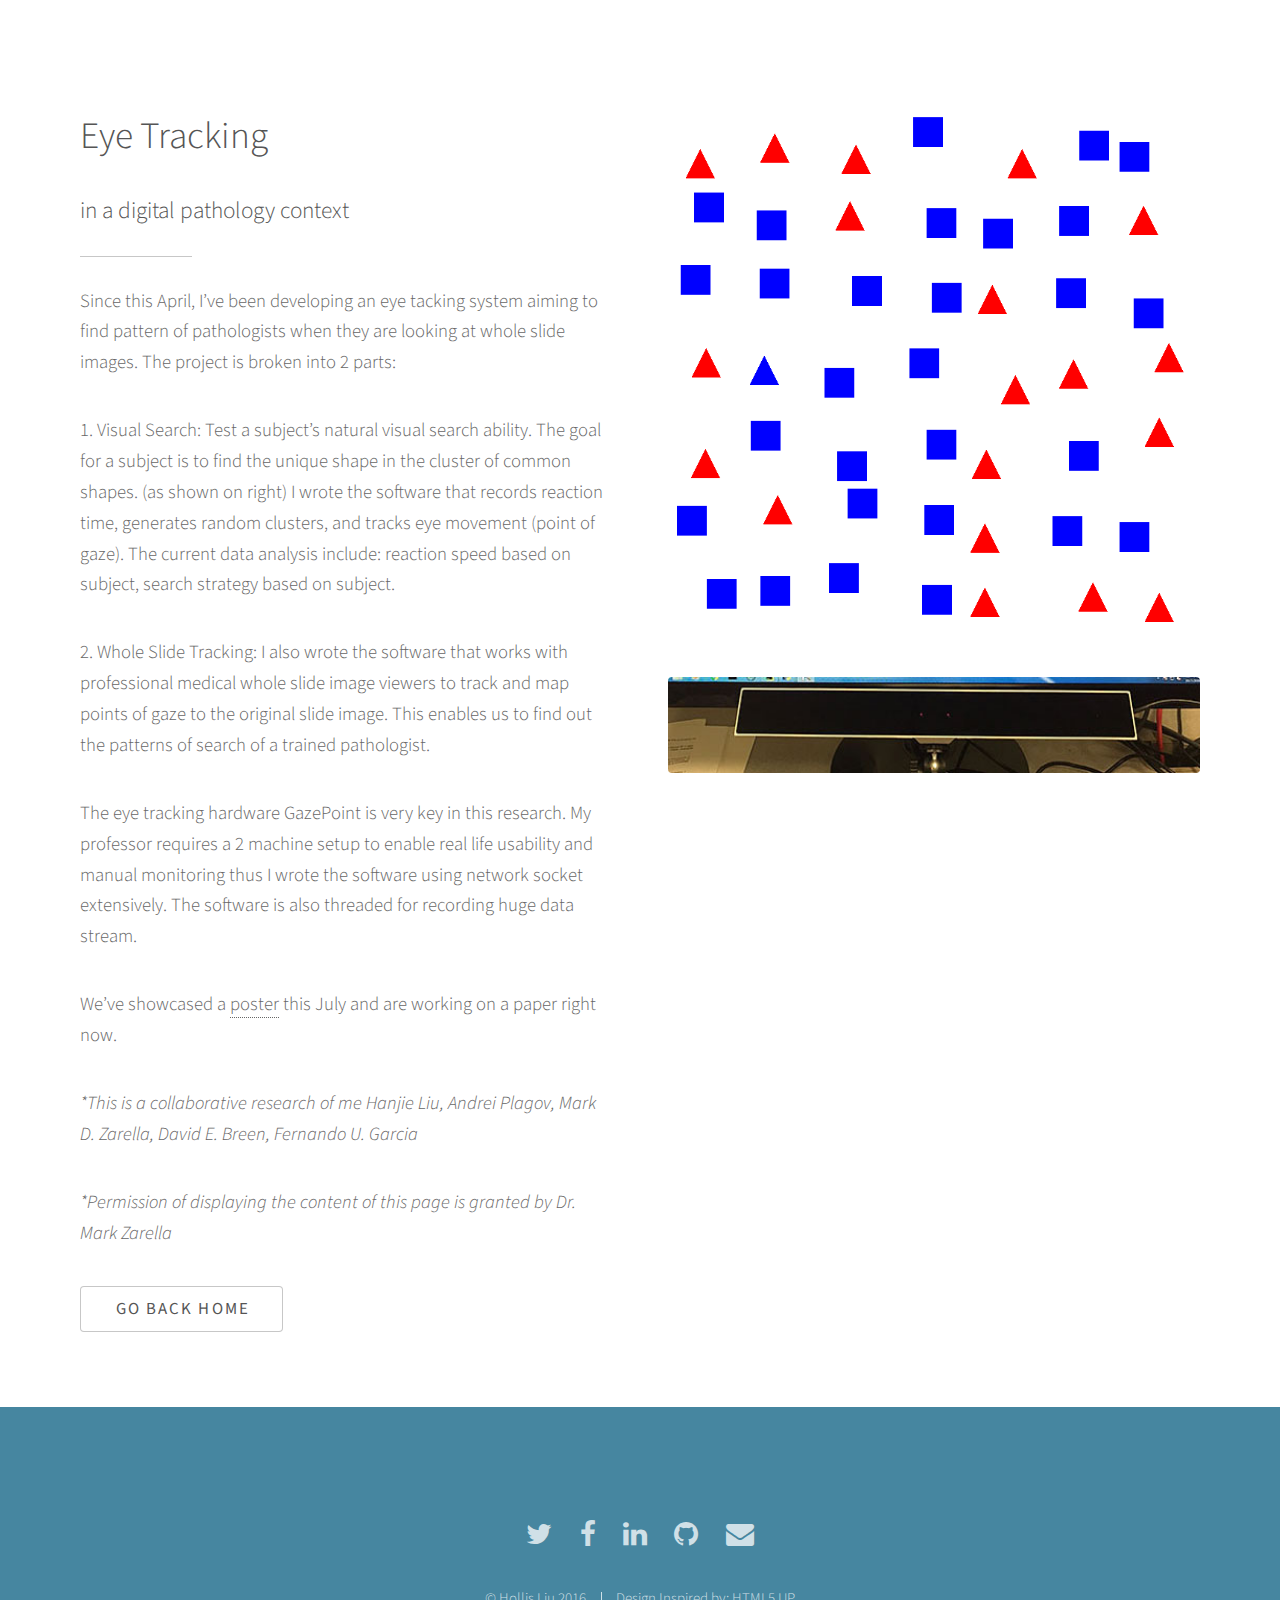
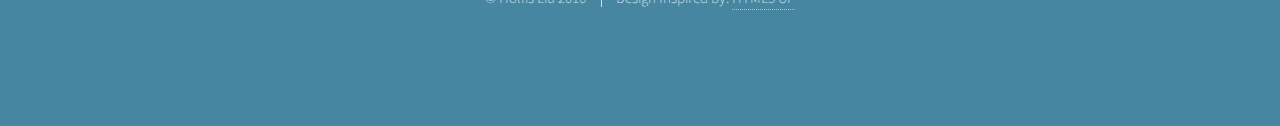
<file: pages/research.html>
<!DOCTYPE HTML>
<!--
	html5up.net | @n33co
	modified by Hollis for personal use
-->
<html>
	<head>
		<title>Eye Tracking</title>
		<meta name=”robots” content="noindex,nofollow">
		<meta name="robots" content="noindex">
		<meta name="googlebot" content="noindex">

		<meta charset="utf-8" />
		<meta name="viewport" content="width=device-width, initial-scale=1" />
		<!--[if lte IE 8]><script src="../assets/js/ie/html5shiv.js"></script><![endif]-->
		<link rel="stylesheet" href="../assets/css/main.css" />
		<!--[if lte IE 8]><link rel="stylesheet" href="../assets/css/ie8.css" /><![endif]-->
		<!--[if lte IE 9]><link rel="stylesheet" href="../assets/css/ie9.css" /><![endif]-->
		  <link rel="shortcut icon" href="../appleicons/favicon.ico" type="image/x-icon" />
  <link rel="apple-touch-icon" href="../appleicons/apple-touch-icon.png" />
  <link rel="apple-touch-icon" sizes="57x57" href="../appleicons/apple-touch-icon-57x57.png" />
  <link rel="apple-touch-icon" sizes="72x72" href="../appleicons/apple-touch-icon-72x72.png" />
  <link rel="apple-touch-icon" sizes="76x76" href="../appleicons/apple-touch-icon-76x76.png" />
  <link rel="apple-touch-icon" sizes="114x114" href="../appleicons/apple-touch-icon-114x114.png" />
  <link rel="apple-touch-icon" sizes="120x120" href="../appleicons/apple-touch-icon-120x120.png" />
  <link rel="apple-touch-icon" sizes="144x144" href="../appleicons/apple-touch-icon-144x144.png" />
  <link rel="apple-touch-icon" sizes="152x152" href="../appleicons/apple-touch-icon-152x152.png" />
  <link rel="apple-touch-icon" sizes="180x180" href="../appleicons/apple-touch-icon-180x180.png" />
		<link rel="mask-icon" href="../Liu.svg" color="#000000">
	</head>
	<body>

<div id="main">
		<!-- One -->
			<section id="one" class="main style1">
				<div class="container">
					<div class="row 150%">
						<div class="6u 12u$(medium)">
							<header class="major">
								<h2>Eye Tracking</h2><br />
								<h4>in a digital pathology context</h4>
							</header>
							<p>
								Since this April, I’ve been developing an eye tacking system aiming to find pattern of pathologists when they are looking at whole slide images. The project is broken into 2 parts:
							</p><p>
								1. Visual Search: Test a subject’s natural visual search ability. The goal for a subject is to find the unique shape in the cluster of common shapes. (as shown on right) I wrote the software that records reaction time, generates random clusters, and tracks eye movement (point of gaze). The current data analysis include: reaction speed based on subject, search strategy based on subject.
							</p><p>
								2. Whole Slide Tracking: I also wrote the software that works with professional medical whole slide image viewers to track and map points of gaze to the original slide image. This enables us to find out the patterns of search of a trained pathologist.
							</p><p>
								The eye tracking hardware GazePoint is very key in this research. My professor requires a 2 machine setup to enable real life usability and manual monitoring thus I wrote the software using network socket extensively. The software is also threaded for recording huge data stream.
							</p><p>
								We’ve showcased a <a href="../files/EyeTracking.pdf">poster</a> this July and are working on a paper right now.
							</p><p>
								<i>*This is a collaborative research of me Hanjie Liu, Andrei Plagov, Mark D. Zarella, David E. Breen, Fernando U. Garcia</i>
							</p><p>
								<i>*Permission of displaying the content of this page is granted by Dr. Mark Zarella</i>
							</p>
							<a href="../index.html" class="button">Go Back Home</a>

						</div>
						<div class="6u$ 12u$(medium) important(medium)">
							<span class="image fit"><img src="../images/pattern.png"></span>
							<span class="image fit"><img src="../images/tracker.JPG"></span>
						</div>
					</div>
				</div>
			</section>




		<!-- Footer -->
			<div id="footer">
				<div id="particles">
				<ul class="icons">
					<li><a href="https://twitter.com/Hollis0807" class="icon alt fa-twitter" target="_blank"><span class="label">Twitter</span></a></li>
					<li><a href="https://www.facebook.com/hollisliu" class="icon alt fa-facebook" target="_blank"><span class="label">Facebook</span></a></li>
					<li><a href="https://www.linkedin.com/in/hanjie-hollis-liu-99589377" class="icon alt fa-linkedin" target="_blank"><span class="label">LinkedIn</span></a></li>
					<li><a href="https://github.com/hollisliu" class="icon alt fa-github"><span class="label" target="_blank">GitHub</span></a></li>
					<li><a href="mailto:hollis0807@gmail.com?Subject=Request%20from%20Your%20Website" class="icon alt fa-envelope"><span class="label">Email</span></a></li>
				</ul>
				<ul class="copyright">
					<li>&copy; Hollis Liu 2016</li><li>Design Inspired by: <a href="http://html5up.net">HTML5 UP</a></li>
				</ul>
			</div>
		</div>


		<!-- Scripts -->
			<script src="../assets/js/jquery.min.js"></script>
			<script src="../assets/js/jquery.scrollex.min.js"></script>
			<script src="../assets/js/jquery.scrolly.min.js"></script>
			<script src="../assets/js/skel.min.js"></script>
			<script src="../assets/js/util.js"></script>
			<script src="../assets/js/jquery.particleground.min.js"></script>
			<script src="../assets/js/particle.js"></script>

			<!--[if lte IE 8]><script src="../assets/js/ie/respond.min.js"></script><![endif]-->
			<script src="../assets/js/main.js"></script>
			<script>
			  (function(i,s,o,g,r,a,m){i['GoogleAnalyticsObject']=r;i[r]=i[r]||function(){
			  (i[r].q=i[r].q||[]).push(arguments)},i[r].l=1*new Date();a=s.createElement(o),
			  m=s.getElementsByTagName(o)[0];a.async=1;a.src=g;m.parentNode.insertBefore(a,m)
			  })(window,document,'script','https://www.google-analytics.com/analytics.js','ga');

			  ga('create', 'UA-81427999-1', 'auto');
			  ga('send', 'pageview');
			</script>

	</body>
</html>
</file>
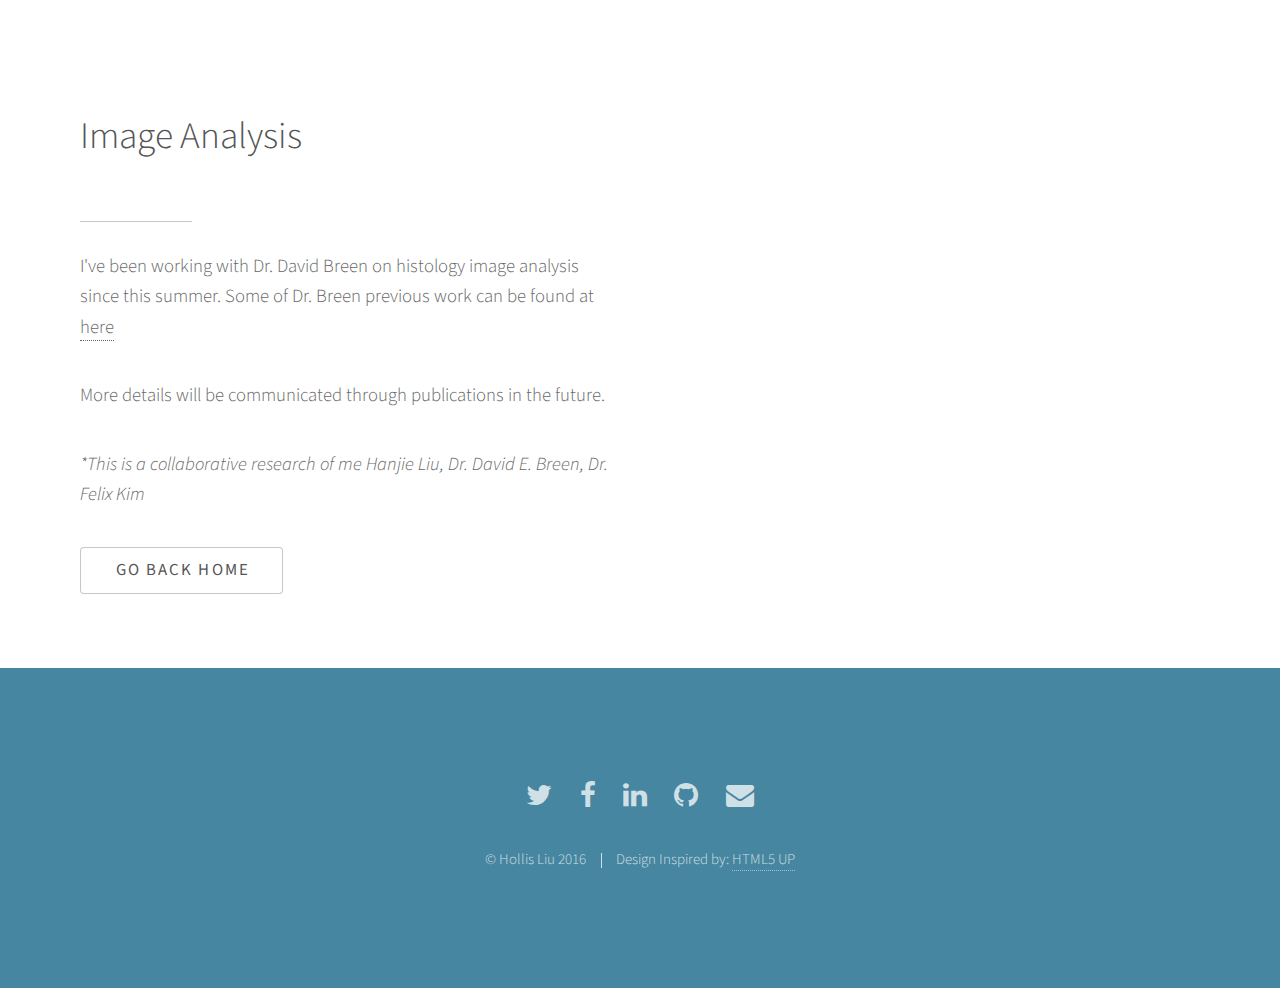
<file: pages/researchProst.html>
<!DOCTYPE HTML>
<!--
	html5up.net | @n33co
	modified by Hollis for personal use
-->
<html>
	<head>
		<title>Eye Tracking</title>
		<meta name=”robots” content="noindex,nofollow">
		<meta name="robots" content="noindex">
		<meta name="googlebot" content="noindex">

		<meta charset="utf-8" />
		<meta name="viewport" content="width=device-width, initial-scale=1" />
		<!--[if lte IE 8]><script src="../assets/js/ie/html5shiv.js"></script><![endif]-->
		<link rel="stylesheet" href="../assets/css/main.css" />
		<!--[if lte IE 8]><link rel="stylesheet" href="../assets/css/ie8.css" /><![endif]-->
		<!--[if lte IE 9]><link rel="stylesheet" href="../assets/css/ie9.css" /><![endif]-->
		  <link rel="shortcut icon" href="../appleicons/favicon.ico" type="image/x-icon" />
  <link rel="apple-touch-icon" href="../appleicons/apple-touch-icon.png" />
  <link rel="apple-touch-icon" sizes="57x57" href="../appleicons/apple-touch-icon-57x57.png" />
  <link rel="apple-touch-icon" sizes="72x72" href="../appleicons/apple-touch-icon-72x72.png" />
  <link rel="apple-touch-icon" sizes="76x76" href="../appleicons/apple-touch-icon-76x76.png" />
  <link rel="apple-touch-icon" sizes="114x114" href="../appleicons/apple-touch-icon-114x114.png" />
  <link rel="apple-touch-icon" sizes="120x120" href="../appleicons/apple-touch-icon-120x120.png" />
  <link rel="apple-touch-icon" sizes="144x144" href="../appleicons/apple-touch-icon-144x144.png" />
  <link rel="apple-touch-icon" sizes="152x152" href="../appleicons/apple-touch-icon-152x152.png" />
  <link rel="apple-touch-icon" sizes="180x180" href="../appleicons/apple-touch-icon-180x180.png" />
		<link rel="mask-icon" href="../Liu.svg" color="#000000">
	</head>
	<body>

<div id="main">
		<!-- One -->
			<section id="one" class="main style1">
				<div class="container">
					<div class="row 150%">
						<div class="6u 12u$(medium)">
							<header class="major">
								<h2>Image Analysis</h2><br/>
							</header>
							<p>
								I've been working with Dr. David Breen on histology image
								analysis since this summer. Some of Dr. Breen previous work can be found at <a href="https://www.cs.drexel.edu/~david/geom_biomed_comp.html#hist_grade">here</a>
							</p><p>
								More details will be communicated through publications in the future.
							</p><p>
								<i>*This is a collaborative research of me Hanjie Liu, Dr. David E. Breen, Dr. Felix Kim</i>
							</p>
							<a href="../index.html" class="button">Go Back Home</a>

						</div>
						<div class="6u$ 12u$(medium) important(medium)">
						</div>
					</div>
				</div>
			</section>




		<!-- Footer -->
			<div id="footer">
				<div id="particles">
				<ul class="icons">
					<li><a href="https://twitter.com/Hollis0807" class="icon alt fa-twitter" target="_blank"><span class="label">Twitter</span></a></li>
					<li><a href="https://www.facebook.com/hollisliu" class="icon alt fa-facebook" target="_blank"><span class="label">Facebook</span></a></li>
					<li><a href="https://www.linkedin.com/in/hanjie-hollis-liu-99589377" class="icon alt fa-linkedin" target="_blank"><span class="label">LinkedIn</span></a></li>
					<li><a href="https://github.com/hollisliu" class="icon alt fa-github"><span class="label" target="_blank">GitHub</span></a></li>
					<li><a href="mailto:hollis0807@gmail.com?Subject=Request%20from%20Your%20Website" class="icon alt fa-envelope"><span class="label">Email</span></a></li>
				</ul>
				<ul class="copyright">
					<li>&copy; Hollis Liu 2016</li><li>Design Inspired by: <a href="http://html5up.net">HTML5 UP</a></li>
				</ul>
			</div>
		</div>


		<!-- Scripts -->
			<script src="../assets/js/jquery.min.js"></script>
			<script src="../assets/js/jquery.scrollex.min.js"></script>
			<script src="../assets/js/jquery.scrolly.min.js"></script>
			<script src="../assets/js/skel.min.js"></script>
			<script src="../assets/js/util.js"></script>
			<script src="../assets/js/jquery.particleground.min.js"></script>
			<script src="../assets/js/particle.js"></script>

			<!--[if lte IE 8]><script src="../assets/js/ie/respond.min.js"></script><![endif]-->
			<script src="../assets/js/main.js"></script>
			<script>
			  (function(i,s,o,g,r,a,m){i['GoogleAnalyticsObject']=r;i[r]=i[r]||function(){
			  (i[r].q=i[r].q||[]).push(arguments)},i[r].l=1*new Date();a=s.createElement(o),
			  m=s.getElementsByTagName(o)[0];a.async=1;a.src=g;m.parentNode.insertBefore(a,m)
			  })(window,document,'script','https://www.google-analytics.com/analytics.js','ga');

			  ga('create', 'UA-81427999-1', 'auto');
			  ga('send', 'pageview');
			</script>

	</body>
</html>
</file>
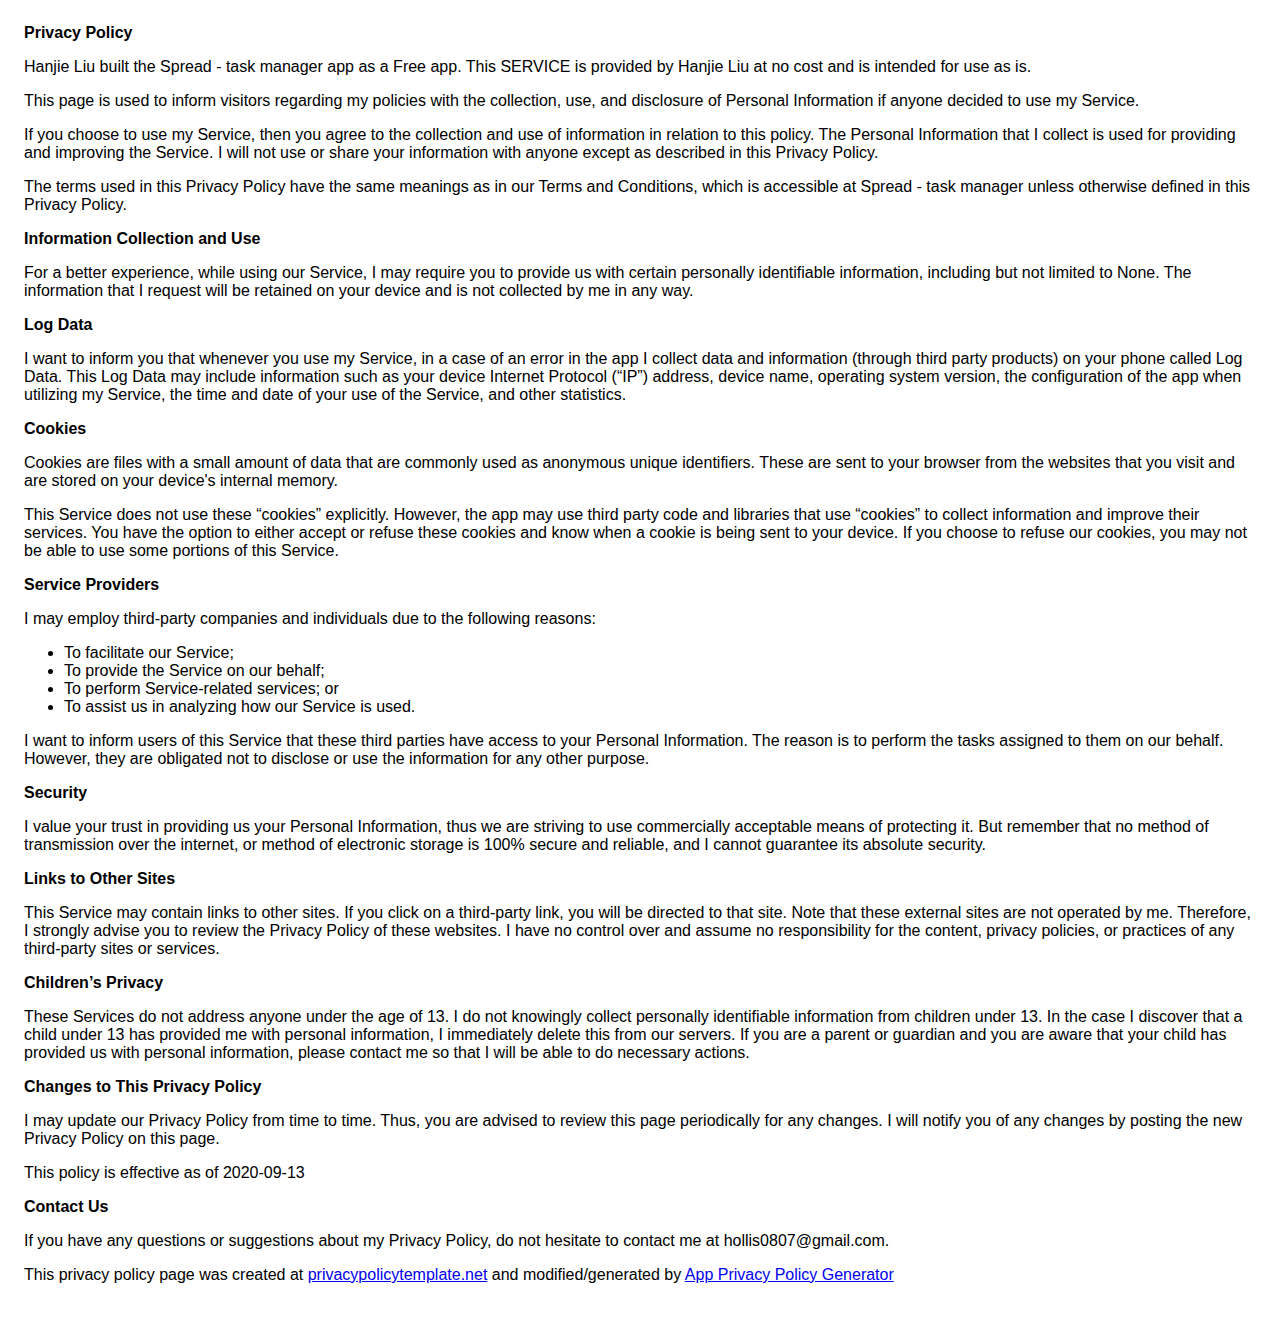
<file: pages/spread-privacy-policy.html>
<!DOCTYPE html>
    <html>
    <head>
      <meta charset='utf-8'>
      <meta name='viewport' content='width=device-width'>
      <title>Privacy Policy</title>
      <style> body { font-family: 'Helvetica Neue', Helvetica, Arial, sans-serif; padding:1em; } </style>
    </head>
    <body>
    <strong>Privacy Policy</strong> <p>
                  Hanjie Liu built the Spread - task manager app as
                  a Free app. This SERVICE is provided by
                  Hanjie Liu at no cost and is intended for use as
                  is.
                </p> <p>
                  This page is used to inform visitors regarding my
                  policies with the collection, use, and disclosure of Personal
                  Information if anyone decided to use my Service.
                </p> <p>
                  If you choose to use my Service, then you agree to
                  the collection and use of information in relation to this
                  policy. The Personal Information that I collect is
                  used for providing and improving the Service. I will not use or share your information with
                  anyone except as described in this Privacy Policy.
                </p> <p>
                  The terms used in this Privacy Policy have the same meanings
                  as in our Terms and Conditions, which is accessible at
                  Spread - task manager unless otherwise defined in this Privacy Policy.
                </p> <p><strong>Information Collection and Use</strong></p> <p>
                  For a better experience, while using our Service, I
                  may require you to provide us with certain personally
                  identifiable information, including but not limited to None. The information that
                  I request will be retained on your device and is not collected by me in any way.
                </p> <!----> <p><strong>Log Data</strong></p> <p>
                  I want to inform you that whenever you
                  use my Service, in a case of an error in the app
                  I collect data and information (through third party
                  products) on your phone called Log Data. This Log Data may
                  include information such as your device Internet Protocol
                  (“IP”) address, device name, operating system version, the
                  configuration of the app when utilizing my Service,
                  the time and date of your use of the Service, and other
                  statistics.
                </p> <p><strong>Cookies</strong></p> <p>
                  Cookies are files with a small amount of data that are
                  commonly used as anonymous unique identifiers. These are sent
                  to your browser from the websites that you visit and are
                  stored on your device's internal memory.
                </p> <p>
                  This Service does not use these “cookies” explicitly. However,
                  the app may use third party code and libraries that use
                  “cookies” to collect information and improve their services.
                  You have the option to either accept or refuse these cookies
                  and know when a cookie is being sent to your device. If you
                  choose to refuse our cookies, you may not be able to use some
                  portions of this Service.
                </p> <p><strong>Service Providers</strong></p> <p>
                  I may employ third-party companies and
                  individuals due to the following reasons:
                </p> <ul><li>To facilitate our Service;</li> <li>To provide the Service on our behalf;</li> <li>To perform Service-related services; or</li> <li>To assist us in analyzing how our Service is used.</li></ul> <p>
                  I want to inform users of this Service
                  that these third parties have access to your Personal
                  Information. The reason is to perform the tasks assigned to
                  them on our behalf. However, they are obligated not to
                  disclose or use the information for any other purpose.
                </p> <p><strong>Security</strong></p> <p>
                  I value your trust in providing us your
                  Personal Information, thus we are striving to use commercially
                  acceptable means of protecting it. But remember that no method
                  of transmission over the internet, or method of electronic
                  storage is 100% secure and reliable, and I cannot
                  guarantee its absolute security.
                </p> <p><strong>Links to Other Sites</strong></p> <p>
                  This Service may contain links to other sites. If you click on
                  a third-party link, you will be directed to that site. Note
                  that these external sites are not operated by me.
                  Therefore, I strongly advise you to review the
                  Privacy Policy of these websites. I have
                  no control over and assume no responsibility for the content,
                  privacy policies, or practices of any third-party sites or
                  services.
                </p> <p><strong>Children’s Privacy</strong></p> <p>
                  These Services do not address anyone under the age of 13.
                  I do not knowingly collect personally
                  identifiable information from children under 13. In the case
                  I discover that a child under 13 has provided
                  me with personal information, I immediately
                  delete this from our servers. If you are a parent or guardian
                  and you are aware that your child has provided us with
                  personal information, please contact me so that
                  I will be able to do necessary actions.
                </p> <p><strong>Changes to This Privacy Policy</strong></p> <p>
                  I may update our Privacy Policy from
                  time to time. Thus, you are advised to review this page
                  periodically for any changes. I will
                  notify you of any changes by posting the new Privacy Policy on
                  this page.
                </p> <p>This policy is effective as of 2020-09-13</p> <p><strong>Contact Us</strong></p> <p>
                  If you have any questions or suggestions about my
                  Privacy Policy, do not hesitate to contact me at hollis0807@gmail.com.
                </p> <p>
                  This privacy policy page was created at
                  <a href="https://privacypolicytemplate.net" target="_blank" rel="noopener noreferrer">privacypolicytemplate.net</a>
                  and modified/generated by
                  <a href="https://app-privacy-policy-generator.firebaseapp.com/" target="_blank" rel="noopener noreferrer">App Privacy Policy Generator</a></p>
    </body>
    </html>
</file>
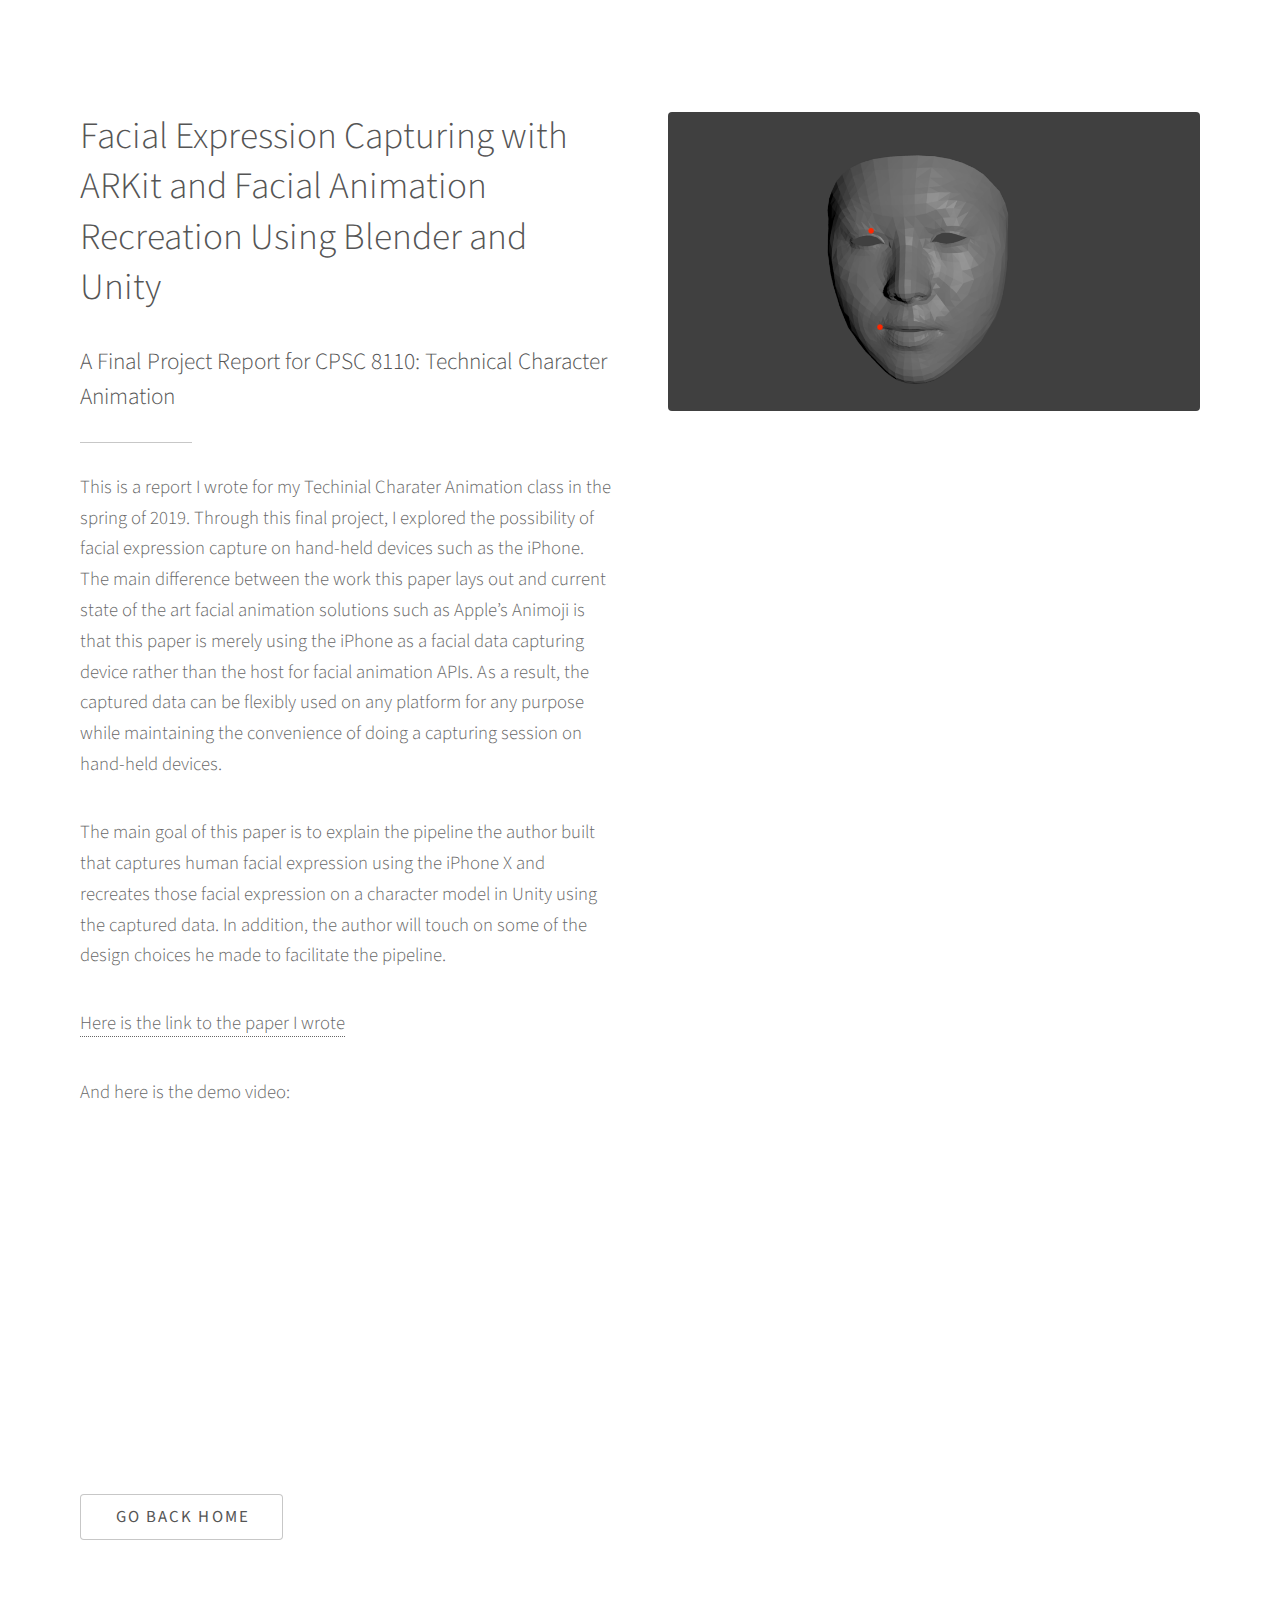
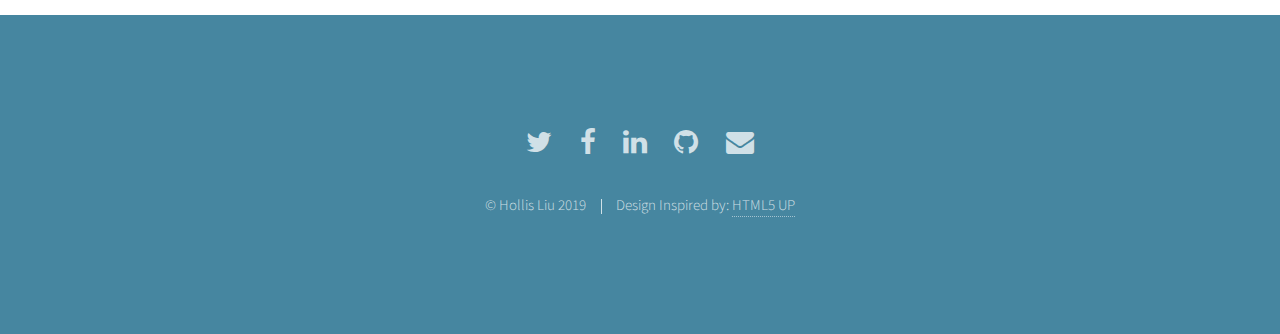
<file: pages/tca.html>
<!DOCTYPE HTML>
<!--
	html5up.net | @n33co
	modified by Hollis for personal use
-->
<html>
	<head>
		<title>Facial Expression Capturing with ARKit</title>
		<meta charset="utf-8" />
		<meta name="viewport" content="width=device-width, initial-scale=1" />
		<!--[if lte IE 8]><script src="../assets/js/ie/html5shiv.js"></script><![endif]-->
		<link rel="stylesheet" href="../assets/css/main.css" />
		<!--[if lte IE 8]><link rel="stylesheet" href="../assets/css/ie8.css" /><![endif]-->
		<!--[if lte IE 9]><link rel="stylesheet" href="../assets/css/ie9.css" /><![endif]-->
		  <link rel="shortcut icon" href="../appleicons/favicon.ico" type="image/x-icon" />
  <link rel="apple-touch-icon" href="../appleicons/apple-touch-icon.png" />
  <link rel="apple-touch-icon" sizes="57x57" href="../appleicons/apple-touch-icon-57x57.png" />
  <link rel="apple-touch-icon" sizes="72x72" href="../appleicons/apple-touch-icon-72x72.png" />
  <link rel="apple-touch-icon" sizes="76x76" href="../appleicons/apple-touch-icon-76x76.png" />
  <link rel="apple-touch-icon" sizes="114x114" href="../appleicons/apple-touch-icon-114x114.png" />
  <link rel="apple-touch-icon" sizes="120x120" href="../appleicons/apple-touch-icon-120x120.png" />
  <link rel="apple-touch-icon" sizes="144x144" href="../appleicons/apple-touch-icon-144x144.png" />
  <link rel="apple-touch-icon" sizes="152x152" href="../appleicons/apple-touch-icon-152x152.png" />
  <link rel="apple-touch-icon" sizes="180x180" href="../appleicons/apple-touch-icon-180x180.png" />
		<link rel="mask-icon" href="../Liu.svg" color="#000000">
	</head>
	<body>

<div id="main">
		<!-- One -->
			<section id="one" class="main style1">
				<div class="container">
					<div class="row 150%">
						<div class="6u 12u$(medium)">
							<header class="major">
								<h2>Facial Expression Capturing with ARKit and Facial Animation Recreation Using Blender and Unity</h2><br/>
								<h4>A Final Project Report for CPSC 8110: Technical Character Animation</h4>
							</header>
							<p>
								 This is a report I wrote for my Techinial Charater Animation class in the spring of 2019. Through this final project, I explored the possibility of facial expression capture on hand-held devices such as the iPhone. The main difference between the work this paper lays out and current state of the art facial animation solutions such as Apple’s Animoji is that this paper is merely using the iPhone as a facial data capturing device rather than the host for facial animation APIs. As a result, the captured data can be flexibly used on any platform for any purpose while maintaining the convenience of doing a capturing session on hand-held devices.
								 </p><p>
The main goal of this paper is to explain the pipeline the author built that captures human facial expression using the iPhone X and recreates those facial expression on a character model in Unity using the captured data. In addition, the author will touch on some of the design choices he made to facilitate the pipeline.
							</p>
							
							<p>
								 <a href="../files/face_report.pdf">Here is the link to the paper I wrote</a> 
							</p>

								And here is the demo video:
								<br/><br/>

							<iframe width="560" height="315" src="https://www.youtube.com/embed/OYGiVZd_2Tg" frameborder="0" scrolling="no" style="width: 1px;
        min-width: 100%;
        *width: 80%;" allow="accelerometer; autoplay; encrypted-media; gyroscope; picture-in-picture" allowfullscreen></iframe>

								<br/><br/>
							<a href="../index.html" class="button">Go Back Home</a>

						</div>
						<div class="6u$ 12u$(medium) important(medium)">
							<span class="image fit"><img src="../images/face_mark.png"></span>
						</div>
					</div>
				</div>
			</section>




		<!-- Footer -->
			<div id="footer">
				<div id="particles">
				<ul class="icons">
					<li><a href="https://twitter.com/Hollis0807" class="icon alt fa-twitter" target="_blank"><span class="label">Twitter</span></a></li>
					<li><a href="https://www.facebook.com/hollisliu" class="icon alt fa-facebook" target="_blank"><span class="label">Facebook</span></a></li>
					<li><a href="https://www.linkedin.com/in/hanjie-hollis-liu-99589377" class="icon alt fa-linkedin" target="_blank"><span class="label">LinkedIn</span></a></li>
					<li><a href="https://github.com/hollisliu" class="icon alt fa-github"><span class="label" target="_blank">GitHub</span></a></li>
					<li><a href="mailto:hollis0807@gmail.com?Subject=Request%20from%20Your%20Website" class="icon alt fa-envelope"><span class="label">Email</span></a></li>
				</ul>
				<ul class="copyright">
					<li>&copy; Hollis Liu 2019</li><li>Design Inspired by: <a href="http://html5up.net">HTML5 UP</a></li>
				</ul>
			</div>
		</div>


		<!-- Scripts -->
			<script src="../assets/js/jquery.min.js"></script>
			<script src="../assets/js/jquery.scrollex.min.js"></script>
			<script src="../assets/js/jquery.scrolly.min.js"></script>
			<script src="../assets/js/skel.min.js"></script>
			<script src="../assets/js/util.js"></script>
			<script src="../assets/js/jquery.particleground.min.js"></script>
			<script src="../assets/js/particle.js"></script>

			<!--[if lte IE 8]><script src="../assets/js/ie/respond.min.js"></script><![endif]-->
			<script src="../assets/js/main.js"></script>
			<script>
			  (function(i,s,o,g,r,a,m){i['GoogleAnalyticsObject']=r;i[r]=i[r]||function(){
			  (i[r].q=i[r].q||[]).push(arguments)},i[r].l=1*new Date();a=s.createElement(o),
			  m=s.getElementsByTagName(o)[0];a.async=1;a.src=g;m.parentNode.insertBefore(a,m)
			  })(window,document,'script','https://www.google-analytics.com/analytics.js','ga');

			  ga('create', 'UA-81427999-1', 'auto');
			  ga('send', 'pageview');
			</script>

	</body>
</html>
</file>
<file: assets/css/ie8.css>
/*
	Photon by HTML5 UP
	html5up.net | @n33co
	Free for personal and commercial use under the CCA 3.0 license (html5up.net/license)
*/

/* Basic */

	hr {
		border-bottom: solid 1px #ccc;
	}

	blockquote {
		border-left: solid 4px #ccc;
	}

	code {
		border: solid 1px #ccc;
	}

/* Section/Article */

	header.major:after {
		background: #ccc;
	}

/* Form */

	input[type="text"],
	input[type="password"],
	input[type="email"],
	select,
	textarea {
		-ms-behavior: url("assets/js/ie/PIE.htc");
		border: solid 1px #ccc;
		position: relative;
	}

/* List */

	ul.alt li {
		border-top: solid 1px #ccc;
	}

	ul.major-icons li .icon {
		-ms-behavior: url("assets/js/ie/PIE.htc");
		border: solid 1px #ccc;
		position: relative;
	}

/* Table */

	table thead {
		border-bottom: solid 1px #ccc;
	}

	table tfoot {
		border-top: solid 1px #ccc;
	}

	table.alt tbody tr td {
		border: solid 1px #ccc;
		border-left-width: 0;
		border-top-width: 0;
	}

/* Button */

	input[type="submit"],
	input[type="reset"],
	input[type="button"],
	button,
	.button {
		-ms-behavior: url("assets/js/ie/PIE.htc");
		border: solid 1px #ccc;
		position: relative;
	}

/* Image */

	.image {
		-ms-behavior: url("assets/js/ie/PIE.htc");
	}

		.image img {
			-ms-behavior: url("assets/js/ie/PIE.htc");
			position: relative;
		}

/* Main */

	.main.style2 {
		background-color: #333;
		color: #ffffff;
		-ms-behavior: url("assets/js/ie/backgroundsize.min.htc");
		background-image: url("../../images/header.jpg");
		background-size: cover;
		position: relative;
	}

		.main.style2 a {
			border-bottom-color: #ffffff;
		}

			.main.style2 a:hover {
				color: #ffffff;
			}

		.main.style2 h1, .main.style2 h2, .main.style2 h3, .main.style2 h4, .main.style2 h5, .main.style2 h6, .main.style2 strong, .main.style2 b {
			color: #ffffff;
		}

		.main.style2 header p {
			color: #ffffff;
		}

		.main.style2 header.major:after {
			background: #ffffff;
		}

		.main.style2 input[type="submit"],
		.main.style2 input[type="reset"],
		.main.style2 input[type="button"],
		.main.style2 button,
		.main.style2 .button {
			border: solid 1px #ffffff !important;
			color: #ffffff !important;
		}

			.main.style2 input[type="submit"]:hover,
			.main.style2 input[type="reset"]:hover,
			.main.style2 input[type="button"]:hover,
			.main.style2 button:hover,
			.main.style2 .button:hover {
				background-color: transparent;
			}

			.main.style2 input[type="submit"]:active,
			.main.style2 input[type="reset"]:active,
			.main.style2 input[type="button"]:active,
			.main.style2 button:active,
			.main.style2 .button:active {
				background-color: transparent;
			}

			.main.style2 input[type="submit"].special,
			.main.style2 input[type="reset"].special,
			.main.style2 input[type="button"].special,
			.main.style2 button.special,
			.main.style2 .button.special {
				background-color: #ffffff;
				border: solid 1px #ffffff !important;
				color: #333 !important;
			}

				.main.style2 input[type="submit"].special:hover,
				.main.style2 input[type="reset"].special:hover,
				.main.style2 input[type="button"].special:hover,
				.main.style2 button.special:hover,
				.main.style2 .button.special:hover {
					background-color: transparent !important;
					color: #ffffff !important;
				}

				.main.style2 input[type="submit"].special:active,
				.main.style2 input[type="reset"].special:active,
				.main.style2 input[type="button"].special:active,
				.main.style2 button.special:active,
				.main.style2 .button.special:active {
					background-color: transparent !important;
				}

		.main.style2 ul.major-icons li .icon {
			border-color: #ffffff;
		}

		.main.style2 .icon.major {
			color: #ffffff;
		}

		.main.style2:before {
			background-image: url("images/overlay1.png");
			content: '';
			height: 100%;
			left: 0;
			position: absolute;
			top: 0;
			width: 100%;
		}

		.main.style2 > * {
			position: relative;
			z-index: 1;
		}

/* Header */

	#header {
		background-color: #4686a0;
		color: #ffffff;
	}

		#header a {
			border-bottom-color: #ffffff;
		}

			#header a:hover {
				color: #ffffff;
			}

		#header h1, #header h2, #header h3, #header h4, #header h5, #header h6, #header strong, #header b {
			color: #ffffff;
		}

		#header header p {
			color: #ffffff;
		}

		#header header.major:after {
			background: #ffffff;
		}

		#header input[type="submit"],
		#header input[type="reset"],
		#header input[type="button"],
		#header button,
		#header .button {
			border: solid 1px #ffffff !important;
			color: #ffffff !important;
		}

			#header input[type="submit"]:hover,
			#header input[type="reset"]:hover,
			#header input[type="button"]:hover,
			#header button:hover,
			#header .button:hover {
				background-color: transparent;
			}

			#header input[type="submit"]:active,
			#header input[type="reset"]:active,
			#header input[type="button"]:active,
			#header button:active,
			#header .button:active {
				background-color: transparent;
			}

			#header input[type="submit"].special,
			#header input[type="reset"].special,
			#header input[type="button"].special,
			#header button.special,
			#header .button.special {
				background-color: #ffffff;
				border: solid 1px #ffffff !important;
				color: #4686a0 !important;
			}

				#header input[type="submit"].special:hover,
				#header input[type="reset"].special:hover,
				#header input[type="button"].special:hover,
				#header button.special:hover,
				#header .button.special:hover {
					background-color: transparent !important;
					color: #ffffff !important;
				}

				#header input[type="submit"].special:active,
				#header input[type="reset"].special:active,
				#header input[type="button"].special:active,
				#header button.special:active,
				#header .button.special:active {
					background-color: transparent !important;
				}

		#header ul.major-icons li .icon {
			border-color: #ffffff;
		}

		#header .icon.major {
			color: #ffffff;
		}

/* Footer */

	#footer {
		background-color: #4686a0;
		color: #ffffff;
	}

		#footer a {
			border-bottom-color: #ffffff;
		}

			#footer a:hover {
				color: #ffffff;
			}

		#footer h1, #footer h2, #footer h3, #footer h4, #footer h5, #footer h6, #footer strong, #footer b {
			color: #ffffff;
		}

		#footer header p {
			color: #ffffff;
		}

		#footer header.major:after {
			background: #ffffff;
		}

		#footer input[type="submit"],
		#footer input[type="reset"],
		#footer input[type="button"],
		#footer button,
		#footer .button {
			border: solid 1px #ffffff !important;
			color: #ffffff !important;
		}

			#footer input[type="submit"]:hover,
			#footer input[type="reset"]:hover,
			#footer input[type="button"]:hover,
			#footer button:hover,
			#footer .button:hover {
				background-color: transparent;
			}

			#footer input[type="submit"]:active,
			#footer input[type="reset"]:active,
			#footer input[type="button"]:active,
			#footer button:active,
			#footer .button:active {
				background-color: transparent;
			}

			#footer input[type="submit"].special,
			#footer input[type="reset"].special,
			#footer input[type="button"].special,
			#footer button.special,
			#footer .button.special {
				background-color: #ffffff;
				border: solid 1px #ffffff !important;
				color: #4686a0 !important;
			}

				#footer input[type="submit"].special:hover,
				#footer input[type="reset"].special:hover,
				#footer input[type="button"].special:hover,
				#footer button.special:hover,
				#footer .button.special:hover {
					background-color: transparent !important;
					color: #ffffff !important;
				}

				#footer input[type="submit"].special:active,
				#footer input[type="reset"].special:active,
				#footer input[type="button"].special:active,
				#footer button.special:active,
				#footer .button.special:active {
					background-color: transparent !important;
				}

		#footer ul.major-icons li .icon {
			border-color: #ffffff;
		}

		#footer .icon.major {
			color: #ffffff;
		}
</file>
<file: assets/css/ie9.css>
/*
	Photon by HTML5 UP
	html5up.net | @n33co
	Free for personal and commercial use under the CCA 3.0 license (html5up.net/license)
*/

/* Header */

	#header {
		background-image: none;
		filter: progid:DXImageTransform.Microsoft.Gradient(startColorStr="#4fa49a", endColorStr="#4361c2", GradientType=1);
		position: relative;
	}

		#header:before {
			background-image: url("images/overlay2.png"), url("images/overlay3.svg");
			background-position: top left,							center center;
			background-size: auto,								cover;
			content: '';
			height: 100%;
			left: 0;
			position: absolute;
			top: 0;
			width: 100%;
		}

		#header > * {
			position: relative;
			z-index: 1;
		}

/* Footer */

	#footer {
		background-image: none;
		filter: progid:DXImageTransform.Microsoft.Gradient(startColorStr="#4361c2", endColorStr="#4fa49a", GradientType=1);
		position: relative;
	}

		#footer:before {
			background-image: url("images/overlay2.png"), url("images/overlay4.svg");
			background-position: top left,							center center;
			background-size: auto,								cover;
			content: '';
			height: 100%;
			left: 0;
			position: absolute;
			top: 0;
			width: 100%;
		}

		#footer > * {
			position: relative;
			z-index: 1;
		}
</file>
<file: assets/css/main.css>
@import url("font-awesome.min.css");
@import url("https://fonts.googleapis.com/css?family=Source+Sans+Pro:300,300italic,400,400italic");

/*
	Photon by HTML5 UP
	html5up.net | @n33co
	Free for personal and commercial use under the CCA 3.0 license (html5up.net/license)
*/

/* Reset */

	html, body, div, span, applet, object, iframe, h1, h2, h3, h4, h5, h6, p, blockquote, pre, a, abbr, acronym, address, big, cite, code, del, dfn, em, img, ins, kbd, q, s, samp, small, strike, strong, sub, sup, tt, var, b, u, i, center, dl, dt, dd, ol, ul, li, fieldset, form, label, legend, table, caption, tbody, tfoot, thead, tr, th, td, article, aside, canvas, details, embed, figure, figcaption, footer, header, hgroup, menu, nav, output, ruby, section, summary, time, mark, audio, video {
		margin: 0;
		padding: 0;
		border: 0;
		font-size: 100%;
		font: inherit;
		vertical-align: baseline;
	}

	article, aside, details, figcaption, figure, footer, header, hgroup, menu, nav, section {
		display: block;
	}

	body {
		line-height: 1;
	}

	ol, ul {
		list-style: none;
	}

	blockquote, q {
		quotes: none;
	}

	blockquote:before, blockquote:after, q:before, q:after {
		content: '';
		content: none;
	}

	table {
		border-collapse: collapse;
		border-spacing: 0;
	}

	body {
		-webkit-text-size-adjust: none;
	}

/* Box Model */

	*, *:before, *:after {
		-moz-box-sizing: border-box;
		-webkit-box-sizing: border-box;
		box-sizing: border-box;
	}

/* Containers */

	.container {
		margin-left: auto;
		margin-right: auto;
	}

	.container.\31 25\25 {
		width: 100%;
		max-width: 75em;
		min-width: 60em;
	}

	.container.\37 5\25 {
		width: 45em;
	}

	.container.\35 0\25 {
		width: 30em;
	}

	.container.\32 5\25 {
		width: 15em;
	}

	.container {
		width: 60em;
	}

	@media screen and (max-width: 1680px) {

		.container.\31 25\25 {
			width: 100%;
			max-width: 75em;
			min-width: 60em;
		}

		.container.\37 5\25 {
			width: 45em;
		}

		.container.\35 0\25 {
			width: 30em;
		}

		.container.\32 5\25 {
			width: 15em;
		}

		.container {
			width: 60em;
		}

	}

	@media screen and (max-width: 1140px) {

		.container.\31 25\25 {
			width: 100%;
			max-width: 112.5%;
			min-width: 90%;
		}

		.container.\37 5\25 {
			width: 67.5%;
		}

		.container.\35 0\25 {
			width: 45%;
		}

		.container.\32 5\25 {
			width: 22.5%;
		}

		.container {
			width: 90%;
		}

	}

	@media screen and (max-width: 980px) {

		.container.\31 25\25 {
			width: 100%;
			max-width: 125%;
			min-width: 100%;
		}

		.container.\37 5\25 {
			width: 75%;
		}

		.container.\35 0\25 {
			width: 50%;
		}

		.container.\32 5\25 {
			width: 25%;
		}

		.container {
			width: 100% !important;
		}

	}

	@media screen and (max-width: 736px) {

		.container.\31 25\25 {
			width: 100%;
			max-width: 125%;
			min-width: 100%;
		}

		.container.\37 5\25 {
			width: 75%;
		}

		.container.\35 0\25 {
			width: 50%;
		}

		.container.\32 5\25 {
			width: 25%;
		}

		.container {
			width: 100% !important;
		}

	}

	@media screen and (max-width: 480px) {

		.container.\31 25\25 {
			width: 100%;
			max-width: 125%;
			min-width: 100%;
		}

		.container.\37 5\25 {
			width: 75%;
		}

		.container.\35 0\25 {
			width: 50%;
		}

		.container.\32 5\25 {
			width: 25%;
		}

		.container {
			width: 100% !important;
		}

	}

	@media screen and (max-width: 320px) {

		.container.\31 25\25 {
			width: 100%;
			max-width: 125%;
			min-width: 100%;
		}

		.container.\37 5\25 {
			width: 75%;
		}

		.container.\35 0\25 {
			width: 50%;
		}

		.container.\32 5\25 {
			width: 25%;
		}

		.container {
			width: 100% !important;
		}

	}

/* Grid */

	.row {
		border-bottom: solid 1px transparent;
		-moz-box-sizing: border-box;
		-webkit-box-sizing: border-box;
		box-sizing: border-box;
	}

	.row > * {
		float: left;
		-moz-box-sizing: border-box;
		-webkit-box-sizing: border-box;
		box-sizing: border-box;
	}

	.row:after, .row:before {
		content: '';
		display: block;
		clear: both;
		height: 0;
	}

	.row.uniform > * > :first-child {
		margin-top: 0;
	}

	.row.uniform > * > :last-child {
		margin-bottom: 0;
	}

	.row.\30 \25 > * {
		padding: 0 0 0 0em;
	}

	.row.\30 \25 {
		margin: 0 0 -1px 0em;
	}

	.row.uniform.\30 \25 > * {
		padding: 0em 0 0 0em;
	}

	.row.uniform.\30 \25 {
		margin: 0em 0 -1px 0em;
	}

	.row > * {
		padding: 0 0 0 2em;
	}

	.row {
		margin: 0 0 -1px -2em;
	}

	.row.uniform > * {
		padding: 2em 0 0 2em;
	}

	.row.uniform {
		margin: -2em 0 -1px -2em;
	}

	.row.\32 00\25 > * {
		padding: 0 0 0 4em;
	}

	.row.\32 00\25 {
		margin: 0 0 -1px -4em;
	}

	.row.uniform.\32 00\25 > * {
		padding: 4em 0 0 4em;
	}

	.row.uniform.\32 00\25 {
		margin: -4em 0 -1px -4em;
	}

	.row.\31 50\25 > * {
		padding: 0 0 0 3em;
	}

	.row.\31 50\25 {
		margin: 0 0 -1px -3em;
	}

	.row.uniform.\31 50\25 > * {
		padding: 3em 0 0 3em;
	}

	.row.uniform.\31 50\25 {
		margin: -3em 0 -1px -3em;
	}

	.row.\35 0\25 > * {
		padding: 0 0 0 1em;
	}

	.row.\35 0\25 {
		margin: 0 0 -1px -1em;
	}

	.row.uniform.\35 0\25 > * {
		padding: 1em 0 0 1em;
	}

	.row.uniform.\35 0\25 {
		margin: -1em 0 -1px -1em;
	}

	.row.\32 5\25 > * {
		padding: 0 0 0 0.5em;
	}

	.row.\32 5\25 {
		margin: 0 0 -1px -0.5em;
	}

	.row.uniform.\32 5\25 > * {
		padding: 0.5em 0 0 0.5em;
	}

	.row.uniform.\32 5\25 {
		margin: -0.5em 0 -1px -0.5em;
	}

	.\31 2u, .\31 2u\24 {
		width: 100%;
		clear: none;
		margin-left: 0;
	}

	.\31 1u, .\31 1u\24 {
		width: 91.6666666667%;
		clear: none;
		margin-left: 0;
	}

	.\31 0u, .\31 0u\24 {
		width: 83.3333333333%;
		clear: none;
		margin-left: 0;
	}

	.\39 u, .\39 u\24 {
		width: 75%;
		clear: none;
		margin-left: 0;
	}

	.\38 u, .\38 u\24 {
		width: 66.6666666667%;
		clear: none;
		margin-left: 0;
	}

	.\37 u, .\37 u\24 {
		width: 58.3333333333%;
		clear: none;
		margin-left: 0;
	}

	.\36 u, .\36 u\24 {
		width: 50%;
		clear: none;
		margin-left: 0;
	}

	.\35 u, .\35 u\24 {
		width: 41.6666666667%;
		clear: none;
		margin-left: 0;
	}

	.\34 u, .\34 u\24 {
		width: 33.3333333333%;
		clear: none;
		margin-left: 0;
	}

	.\33 u, .\33 u\24 {
		width: 25%;
		clear: none;
		margin-left: 0;
	}

	.\32 u, .\32 u\24 {
		width: 16.6666666667%;
		clear: none;
		margin-left: 0;
	}

	.\31 u, .\31 u\24 {
		width: 8.3333333333%;
		clear: none;
		margin-left: 0;
	}

	.\31 2u\24 + *,
	.\31 1u\24 + *,
	.\31 0u\24 + *,
	.\39 u\24 + *,
	.\38 u\24 + *,
	.\37 u\24 + *,
	.\36 u\24 + *,
	.\35 u\24 + *,
	.\34 u\24 + *,
	.\33 u\24 + *,
	.\32 u\24 + *,
	.\31 u\24 + * {
		clear: left;
	}

	.\-11u {
		margin-left: 91.66667%;
	}

	.\-10u {
		margin-left: 83.33333%;
	}

	.\-9u {
		margin-left: 75%;
	}

	.\-8u {
		margin-left: 66.66667%;
	}

	.\-7u {
		margin-left: 58.33333%;
	}

	.\-6u {
		margin-left: 50%;
	}

	.\-5u {
		margin-left: 41.66667%;
	}

	.\-4u {
		margin-left: 33.33333%;
	}

	.\-3u {
		margin-left: 25%;
	}

	.\-2u {
		margin-left: 16.66667%;
	}

	.\-1u {
		margin-left: 8.33333%;
	}

	@media screen and (max-width: 1680px) {

		.row > * {
			padding: 0 0 0 2em;
		}

		.row {
			margin: 0 0 -1px -2em;
		}

		.row.uniform > * {
			padding: 2em 0 0 2em;
		}

		.row.uniform {
			margin: -2em 0 -1px -2em;
		}

		.row.\32 00\25 > * {
			padding: 0 0 0 4em;
		}

		.row.\32 00\25 {
			margin: 0 0 -1px -4em;
		}

		.row.uniform.\32 00\25 > * {
			padding: 4em 0 0 4em;
		}

		.row.uniform.\32 00\25 {
			margin: -4em 0 -1px -4em;
		}

		.row.\31 50\25 > * {
			padding: 0 0 0 3em;
		}

		.row.\31 50\25 {
			margin: 0 0 -1px -3em;
		}

		.row.uniform.\31 50\25 > * {
			padding: 3em 0 0 3em;
		}

		.row.uniform.\31 50\25 {
			margin: -3em 0 -1px -3em;
		}

		.row.\35 0\25 > * {
			padding: 0 0 0 1em;
		}

		.row.\35 0\25 {
			margin: 0 0 -1px -1em;
		}

		.row.uniform.\35 0\25 > * {
			padding: 1em 0 0 1em;
		}

		.row.uniform.\35 0\25 {
			margin: -1em 0 -1px -1em;
		}

		.row.\32 5\25 > * {
			padding: 0 0 0 0.5em;
		}

		.row.\32 5\25 {
			margin: 0 0 -1px -0.5em;
		}

		.row.uniform.\32 5\25 > * {
			padding: 0.5em 0 0 0.5em;
		}

		.row.uniform.\32 5\25 {
			margin: -0.5em 0 -1px -0.5em;
		}

		.\31 2u\28xlarge\29, .\31 2u\24\28xlarge\29 {
			width: 100%;
			clear: none;
			margin-left: 0;
		}

		.\31 1u\28xlarge\29, .\31 1u\24\28xlarge\29 {
			width: 91.6666666667%;
			clear: none;
			margin-left: 0;
		}

		.\31 0u\28xlarge\29, .\31 0u\24\28xlarge\29 {
			width: 83.3333333333%;
			clear: none;
			margin-left: 0;
		}

		.\39 u\28xlarge\29, .\39 u\24\28xlarge\29 {
			width: 75%;
			clear: none;
			margin-left: 0;
		}

		.\38 u\28xlarge\29, .\38 u\24\28xlarge\29 {
			width: 66.6666666667%;
			clear: none;
			margin-left: 0;
		}

		.\37 u\28xlarge\29, .\37 u\24\28xlarge\29 {
			width: 58.3333333333%;
			clear: none;
			margin-left: 0;
		}

		.\36 u\28xlarge\29, .\36 u\24\28xlarge\29 {
			width: 50%;
			clear: none;
			margin-left: 0;
		}

		.\35 u\28xlarge\29, .\35 u\24\28xlarge\29 {
			width: 41.6666666667%;
			clear: none;
			margin-left: 0;
		}

		.\34 u\28xlarge\29, .\34 u\24\28xlarge\29 {
			width: 33.3333333333%;
			clear: none;
			margin-left: 0;
		}

		.\33 u\28xlarge\29, .\33 u\24\28xlarge\29 {
			width: 25%;
			clear: none;
			margin-left: 0;
		}

		.\32 u\28xlarge\29, .\32 u\24\28xlarge\29 {
			width: 16.6666666667%;
			clear: none;
			margin-left: 0;
		}

		.\31 u\28xlarge\29, .\31 u\24\28xlarge\29 {
			width: 8.3333333333%;
			clear: none;
			margin-left: 0;
		}

		.\31 2u\24\28xlarge\29 + *,
		.\31 1u\24\28xlarge\29 + *,
		.\31 0u\24\28xlarge\29 + *,
		.\39 u\24\28xlarge\29 + *,
		.\38 u\24\28xlarge\29 + *,
		.\37 u\24\28xlarge\29 + *,
		.\36 u\24\28xlarge\29 + *,
		.\35 u\24\28xlarge\29 + *,
		.\34 u\24\28xlarge\29 + *,
		.\33 u\24\28xlarge\29 + *,
		.\32 u\24\28xlarge\29 + *,
		.\31 u\24\28xlarge\29 + * {
			clear: left;
		}

		.\-11u\28xlarge\29 {
			margin-left: 91.66667%;
		}

		.\-10u\28xlarge\29 {
			margin-left: 83.33333%;
		}

		.\-9u\28xlarge\29 {
			margin-left: 75%;
		}

		.\-8u\28xlarge\29 {
			margin-left: 66.66667%;
		}

		.\-7u\28xlarge\29 {
			margin-left: 58.33333%;
		}

		.\-6u\28xlarge\29 {
			margin-left: 50%;
		}

		.\-5u\28xlarge\29 {
			margin-left: 41.66667%;
		}

		.\-4u\28xlarge\29 {
			margin-left: 33.33333%;
		}

		.\-3u\28xlarge\29 {
			margin-left: 25%;
		}

		.\-2u\28xlarge\29 {
			margin-left: 16.66667%;
		}

		.\-1u\28xlarge\29 {
			margin-left: 8.33333%;
		}

	}

	@media screen and (max-width: 1140px) {

		.row > * {
			padding: 0 0 0 1.5em;
		}

		.row {
			margin: 0 0 -1px -1.5em;
		}

		.row.uniform > * {
			padding: 1.5em 0 0 1.5em;
		}

		.row.uniform {
			margin: -1.5em 0 -1px -1.5em;
		}

		.row.\32 00\25 > * {
			padding: 0 0 0 3em;
		}

		.row.\32 00\25 {
			margin: 0 0 -1px -3em;
		}

		.row.uniform.\32 00\25 > * {
			padding: 3em 0 0 3em;
		}

		.row.uniform.\32 00\25 {
			margin: -3em 0 -1px -3em;
		}

		.row.\31 50\25 > * {
			padding: 0 0 0 2.25em;
		}

		.row.\31 50\25 {
			margin: 0 0 -1px -2.25em;
		}

		.row.uniform.\31 50\25 > * {
			padding: 2.25em 0 0 2.25em;
		}

		.row.uniform.\31 50\25 {
			margin: -2.25em 0 -1px -2.25em;
		}

		.row.\35 0\25 > * {
			padding: 0 0 0 0.75em;
		}

		.row.\35 0\25 {
			margin: 0 0 -1px -0.75em;
		}

		.row.uniform.\35 0\25 > * {
			padding: 0.75em 0 0 0.75em;
		}

		.row.uniform.\35 0\25 {
			margin: -0.75em 0 -1px -0.75em;
		}

		.row.\32 5\25 > * {
			padding: 0 0 0 0.375em;
		}

		.row.\32 5\25 {
			margin: 0 0 -1px -0.375em;
		}

		.row.uniform.\32 5\25 > * {
			padding: 0.375em 0 0 0.375em;
		}

		.row.uniform.\32 5\25 {
			margin: -0.375em 0 -1px -0.375em;
		}

		.\31 2u\28large\29, .\31 2u\24\28large\29 {
			width: 100%;
			clear: none;
			margin-left: 0;
		}

		.\31 1u\28large\29, .\31 1u\24\28large\29 {
			width: 91.6666666667%;
			clear: none;
			margin-left: 0;
		}

		.\31 0u\28large\29, .\31 0u\24\28large\29 {
			width: 83.3333333333%;
			clear: none;
			margin-left: 0;
		}

		.\39 u\28large\29, .\39 u\24\28large\29 {
			width: 75%;
			clear: none;
			margin-left: 0;
		}

		.\38 u\28large\29, .\38 u\24\28large\29 {
			width: 66.6666666667%;
			clear: none;
			margin-left: 0;
		}

		.\37 u\28large\29, .\37 u\24\28large\29 {
			width: 58.3333333333%;
			clear: none;
			margin-left: 0;
		}

		.\36 u\28large\29, .\36 u\24\28large\29 {
			width: 50%;
			clear: none;
			margin-left: 0;
		}

		.\35 u\28large\29, .\35 u\24\28large\29 {
			width: 41.6666666667%;
			clear: none;
			margin-left: 0;
		}

		.\34 u\28large\29, .\34 u\24\28large\29 {
			width: 33.3333333333%;
			clear: none;
			margin-left: 0;
		}

		.\33 u\28large\29, .\33 u\24\28large\29 {
			width: 25%;
			clear: none;
			margin-left: 0;
		}

		.\32 u\28large\29, .\32 u\24\28large\29 {
			width: 16.6666666667%;
			clear: none;
			margin-left: 0;
		}

		.\31 u\28large\29, .\31 u\24\28large\29 {
			width: 8.3333333333%;
			clear: none;
			margin-left: 0;
		}

		.\31 2u\24\28large\29 + *,
		.\31 1u\24\28large\29 + *,
		.\31 0u\24\28large\29 + *,
		.\39 u\24\28large\29 + *,
		.\38 u\24\28large\29 + *,
		.\37 u\24\28large\29 + *,
		.\36 u\24\28large\29 + *,
		.\35 u\24\28large\29 + *,
		.\34 u\24\28large\29 + *,
		.\33 u\24\28large\29 + *,
		.\32 u\24\28large\29 + *,
		.\31 u\24\28large\29 + * {
			clear: left;
		}

		.\-11u\28large\29 {
			margin-left: 91.66667%;
		}

		.\-10u\28large\29 {
			margin-left: 83.33333%;
		}

		.\-9u\28large\29 {
			margin-left: 75%;
		}

		.\-8u\28large\29 {
			margin-left: 66.66667%;
		}

		.\-7u\28large\29 {
			margin-left: 58.33333%;
		}

		.\-6u\28large\29 {
			margin-left: 50%;
		}

		.\-5u\28large\29 {
			margin-left: 41.66667%;
		}

		.\-4u\28large\29 {
			margin-left: 33.33333%;
		}

		.\-3u\28large\29 {
			margin-left: 25%;
		}

		.\-2u\28large\29 {
			margin-left: 16.66667%;
		}

		.\-1u\28large\29 {
			margin-left: 8.33333%;
		}

	}

	@media screen and (max-width: 980px) {

		.row > * {
			padding: 0 0 0 1.5em;
		}

		.row {
			margin: 0 0 -1px -1.5em;
		}

		.row.uniform > * {
			padding: 1.5em 0 0 1.5em;
		}

		.row.uniform {
			margin: -1.5em 0 -1px -1.5em;
		}

		.row.\32 00\25 > * {
			padding: 0 0 0 3em;
		}

		.row.\32 00\25 {
			margin: 0 0 -1px -3em;
		}

		.row.uniform.\32 00\25 > * {
			padding: 3em 0 0 3em;
		}

		.row.uniform.\32 00\25 {
			margin: -3em 0 -1px -3em;
		}

		.row.\31 50\25 > * {
			padding: 0 0 0 2.25em;
		}

		.row.\31 50\25 {
			margin: 0 0 -1px -2.25em;
		}

		.row.uniform.\31 50\25 > * {
			padding: 2.25em 0 0 2.25em;
		}

		.row.uniform.\31 50\25 {
			margin: -2.25em 0 -1px -2.25em;
		}

		.row.\35 0\25 > * {
			padding: 0 0 0 0.75em;
		}

		.row.\35 0\25 {
			margin: 0 0 -1px -0.75em;
		}

		.row.uniform.\35 0\25 > * {
			padding: 0.75em 0 0 0.75em;
		}

		.row.uniform.\35 0\25 {
			margin: -0.75em 0 -1px -0.75em;
		}

		.row.\32 5\25 > * {
			padding: 0 0 0 0.375em;
		}

		.row.\32 5\25 {
			margin: 0 0 -1px -0.375em;
		}

		.row.uniform.\32 5\25 > * {
			padding: 0.375em 0 0 0.375em;
		}

		.row.uniform.\32 5\25 {
			margin: -0.375em 0 -1px -0.375em;
		}

		.\31 2u\28medium\29, .\31 2u\24\28medium\29 {
			width: 100%;
			clear: none;
			margin-left: 0;
		}

		.\31 1u\28medium\29, .\31 1u\24\28medium\29 {
			width: 91.6666666667%;
			clear: none;
			margin-left: 0;
		}

		.\31 0u\28medium\29, .\31 0u\24\28medium\29 {
			width: 83.3333333333%;
			clear: none;
			margin-left: 0;
		}

		.\39 u\28medium\29, .\39 u\24\28medium\29 {
			width: 75%;
			clear: none;
			margin-left: 0;
		}

		.\38 u\28medium\29, .\38 u\24\28medium\29 {
			width: 66.6666666667%;
			clear: none;
			margin-left: 0;
		}

		.\37 u\28medium\29, .\37 u\24\28medium\29 {
			width: 58.3333333333%;
			clear: none;
			margin-left: 0;
		}

		.\36 u\28medium\29, .\36 u\24\28medium\29 {
			width: 50%;
			clear: none;
			margin-left: 0;
		}

		.\35 u\28medium\29, .\35 u\24\28medium\29 {
			width: 41.6666666667%;
			clear: none;
			margin-left: 0;
		}

		.\34 u\28medium\29, .\34 u\24\28medium\29 {
			width: 33.3333333333%;
			clear: none;
			margin-left: 0;
		}

		.\33 u\28medium\29, .\33 u\24\28medium\29 {
			width: 25%;
			clear: none;
			margin-left: 0;
		}

		.\32 u\28medium\29, .\32 u\24\28medium\29 {
			width: 16.6666666667%;
			clear: none;
			margin-left: 0;
		}

		.\31 u\28medium\29, .\31 u\24\28medium\29 {
			width: 8.3333333333%;
			clear: none;
			margin-left: 0;
		}

		.\31 2u\24\28medium\29 + *,
		.\31 1u\24\28medium\29 + *,
		.\31 0u\24\28medium\29 + *,
		.\39 u\24\28medium\29 + *,
		.\38 u\24\28medium\29 + *,
		.\37 u\24\28medium\29 + *,
		.\36 u\24\28medium\29 + *,
		.\35 u\24\28medium\29 + *,
		.\34 u\24\28medium\29 + *,
		.\33 u\24\28medium\29 + *,
		.\32 u\24\28medium\29 + *,
		.\31 u\24\28medium\29 + * {
			clear: left;
		}

		.\-11u\28medium\29 {
			margin-left: 91.66667%;
		}

		.\-10u\28medium\29 {
			margin-left: 83.33333%;
		}

		.\-9u\28medium\29 {
			margin-left: 75%;
		}

		.\-8u\28medium\29 {
			margin-left: 66.66667%;
		}

		.\-7u\28medium\29 {
			margin-left: 58.33333%;
		}

		.\-6u\28medium\29 {
			margin-left: 50%;
		}

		.\-5u\28medium\29 {
			margin-left: 41.66667%;
		}

		.\-4u\28medium\29 {
			margin-left: 33.33333%;
		}

		.\-3u\28medium\29 {
			margin-left: 25%;
		}

		.\-2u\28medium\29 {
			margin-left: 16.66667%;
		}

		.\-1u\28medium\29 {
			margin-left: 8.33333%;
		}

	}

	@media screen and (max-width: 736px) {

		.row > * {
			padding: 0 0 0 1.5em;
		}

		.row {
			margin: 0 0 -1px -1.5em;
		}

		.row.uniform > * {
			padding: 1.5em 0 0 1.5em;
		}

		.row.uniform {
			margin: -1.5em 0 -1px -1.5em;
		}

		.row.\32 00\25 > * {
			padding: 0 0 0 3em;
		}

		.row.\32 00\25 {
			margin: 0 0 -1px -3em;
		}

		.row.uniform.\32 00\25 > * {
			padding: 3em 0 0 3em;
		}

		.row.uniform.\32 00\25 {
			margin: -3em 0 -1px -3em;
		}

		.row.\31 50\25 > * {
			padding: 0 0 0 2.25em;
		}

		.row.\31 50\25 {
			margin: 0 0 -1px -2.25em;
		}

		.row.uniform.\31 50\25 > * {
			padding: 2.25em 0 0 2.25em;
		}

		.row.uniform.\31 50\25 {
			margin: -2.25em 0 -1px -2.25em;
		}

		.row.\35 0\25 > * {
			padding: 0 0 0 0.75em;
		}

		.row.\35 0\25 {
			margin: 0 0 -1px -0.75em;
		}

		.row.uniform.\35 0\25 > * {
			padding: 0.75em 0 0 0.75em;
		}

		.row.uniform.\35 0\25 {
			margin: -0.75em 0 -1px -0.75em;
		}

		.row.\32 5\25 > * {
			padding: 0 0 0 0.375em;
		}

		.row.\32 5\25 {
			margin: 0 0 -1px -0.375em;
		}

		.row.uniform.\32 5\25 > * {
			padding: 0.375em 0 0 0.375em;
		}

		.row.uniform.\32 5\25 {
			margin: -0.375em 0 -1px -0.375em;
		}

		.\31 2u\28small\29, .\31 2u\24\28small\29 {
			width: 100%;
			clear: none;
			margin-left: 0;
		}

		.\31 1u\28small\29, .\31 1u\24\28small\29 {
			width: 91.6666666667%;
			clear: none;
			margin-left: 0;
		}

		.\31 0u\28small\29, .\31 0u\24\28small\29 {
			width: 83.3333333333%;
			clear: none;
			margin-left: 0;
		}

		.\39 u\28small\29, .\39 u\24\28small\29 {
			width: 75%;
			clear: none;
			margin-left: 0;
		}

		.\38 u\28small\29, .\38 u\24\28small\29 {
			width: 66.6666666667%;
			clear: none;
			margin-left: 0;
		}

		.\37 u\28small\29, .\37 u\24\28small\29 {
			width: 58.3333333333%;
			clear: none;
			margin-left: 0;
		}

		.\36 u\28small\29, .\36 u\24\28small\29 {
			width: 50%;
			clear: none;
			margin-left: 0;
		}

		.\35 u\28small\29, .\35 u\24\28small\29 {
			width: 41.6666666667%;
			clear: none;
			margin-left: 0;
		}

		.\34 u\28small\29, .\34 u\24\28small\29 {
			width: 33.3333333333%;
			clear: none;
			margin-left: 0;
		}

		.\33 u\28small\29, .\33 u\24\28small\29 {
			width: 25%;
			clear: none;
			margin-left: 0;
		}

		.\32 u\28small\29, .\32 u\24\28small\29 {
			width: 16.6666666667%;
			clear: none;
			margin-left: 0;
		}

		.\31 u\28small\29, .\31 u\24\28small\29 {
			width: 8.3333333333%;
			clear: none;
			margin-left: 0;
		}

		.\31 2u\24\28small\29 + *,
		.\31 1u\24\28small\29 + *,
		.\31 0u\24\28small\29 + *,
		.\39 u\24\28small\29 + *,
		.\38 u\24\28small\29 + *,
		.\37 u\24\28small\29 + *,
		.\36 u\24\28small\29 + *,
		.\35 u\24\28small\29 + *,
		.\34 u\24\28small\29 + *,
		.\33 u\24\28small\29 + *,
		.\32 u\24\28small\29 + *,
		.\31 u\24\28small\29 + * {
			clear: left;
		}

		.\-11u\28small\29 {
			margin-left: 91.66667%;
		}

		.\-10u\28small\29 {
			margin-left: 83.33333%;
		}

		.\-9u\28small\29 {
			margin-left: 75%;
		}

		.\-8u\28small\29 {
			margin-left: 66.66667%;
		}

		.\-7u\28small\29 {
			margin-left: 58.33333%;
		}

		.\-6u\28small\29 {
			margin-left: 50%;
		}

		.\-5u\28small\29 {
			margin-left: 41.66667%;
		}

		.\-4u\28small\29 {
			margin-left: 33.33333%;
		}

		.\-3u\28small\29 {
			margin-left: 25%;
		}

		.\-2u\28small\29 {
			margin-left: 16.66667%;
		}

		.\-1u\28small\29 {
			margin-left: 8.33333%;
		}

	}

	@media screen and (max-width: 480px) {

		.row > * {
			padding: 0 0 0 1.5em;
		}

		.row {
			margin: 0 0 -1px -1.5em;
		}

		.row.uniform > * {
			padding: 1.5em 0 0 1.5em;
		}

		.row.uniform {
			margin: -1.5em 0 -1px -1.5em;
		}

		.row.\32 00\25 > * {
			padding: 0 0 0 3em;
		}

		.row.\32 00\25 {
			margin: 0 0 -1px -3em;
		}

		.row.uniform.\32 00\25 > * {
			padding: 3em 0 0 3em;
		}

		.row.uniform.\32 00\25 {
			margin: -3em 0 -1px -3em;
		}

		.row.\31 50\25 > * {
			padding: 0 0 0 2.25em;
		}

		.row.\31 50\25 {
			margin: 0 0 -1px -2.25em;
		}

		.row.uniform.\31 50\25 > * {
			padding: 2.25em 0 0 2.25em;
		}

		.row.uniform.\31 50\25 {
			margin: -2.25em 0 -1px -2.25em;
		}

		.row.\35 0\25 > * {
			padding: 0 0 0 0.75em;
		}

		.row.\35 0\25 {
			margin: 0 0 -1px -0.75em;
		}

		.row.uniform.\35 0\25 > * {
			padding: 0.75em 0 0 0.75em;
		}

		.row.uniform.\35 0\25 {
			margin: -0.75em 0 -1px -0.75em;
		}

		.row.\32 5\25 > * {
			padding: 0 0 0 0.375em;
		}

		.row.\32 5\25 {
			margin: 0 0 -1px -0.375em;
		}

		.row.uniform.\32 5\25 > * {
			padding: 0.375em 0 0 0.375em;
		}

		.row.uniform.\32 5\25 {
			margin: -0.375em 0 -1px -0.375em;
		}

		.\31 2u\28xsmall\29, .\31 2u\24\28xsmall\29 {
			width: 100%;
			clear: none;
			margin-left: 0;
		}

		.\31 1u\28xsmall\29, .\31 1u\24\28xsmall\29 {
			width: 91.6666666667%;
			clear: none;
			margin-left: 0;
		}

		.\31 0u\28xsmall\29, .\31 0u\24\28xsmall\29 {
			width: 83.3333333333%;
			clear: none;
			margin-left: 0;
		}

		.\39 u\28xsmall\29, .\39 u\24\28xsmall\29 {
			width: 75%;
			clear: none;
			margin-left: 0;
		}

		.\38 u\28xsmall\29, .\38 u\24\28xsmall\29 {
			width: 66.6666666667%;
			clear: none;
			margin-left: 0;
		}

		.\37 u\28xsmall\29, .\37 u\24\28xsmall\29 {
			width: 58.3333333333%;
			clear: none;
			margin-left: 0;
		}

		.\36 u\28xsmall\29, .\36 u\24\28xsmall\29 {
			width: 50%;
			clear: none;
			margin-left: 0;
		}

		.\35 u\28xsmall\29, .\35 u\24\28xsmall\29 {
			width: 41.6666666667%;
			clear: none;
			margin-left: 0;
		}

		.\34 u\28xsmall\29, .\34 u\24\28xsmall\29 {
			width: 33.3333333333%;
			clear: none;
			margin-left: 0;
		}

		.\33 u\28xsmall\29, .\33 u\24\28xsmall\29 {
			width: 25%;
			clear: none;
			margin-left: 0;
		}

		.\32 u\28xsmall\29, .\32 u\24\28xsmall\29 {
			width: 16.6666666667%;
			clear: none;
			margin-left: 0;
		}

		.\31 u\28xsmall\29, .\31 u\24\28xsmall\29 {
			width: 8.3333333333%;
			clear: none;
			margin-left: 0;
		}

		.\31 2u\24\28xsmall\29 + *,
		.\31 1u\24\28xsmall\29 + *,
		.\31 0u\24\28xsmall\29 + *,
		.\39 u\24\28xsmall\29 + *,
		.\38 u\24\28xsmall\29 + *,
		.\37 u\24\28xsmall\29 + *,
		.\36 u\24\28xsmall\29 + *,
		.\35 u\24\28xsmall\29 + *,
		.\34 u\24\28xsmall\29 + *,
		.\33 u\24\28xsmall\29 + *,
		.\32 u\24\28xsmall\29 + *,
		.\31 u\24\28xsmall\29 + * {
			clear: left;
		}

		.\-11u\28xsmall\29 {
			margin-left: 91.66667%;
		}

		.\-10u\28xsmall\29 {
			margin-left: 83.33333%;
		}

		.\-9u\28xsmall\29 {
			margin-left: 75%;
		}

		.\-8u\28xsmall\29 {
			margin-left: 66.66667%;
		}

		.\-7u\28xsmall\29 {
			margin-left: 58.33333%;
		}

		.\-6u\28xsmall\29 {
			margin-left: 50%;
		}

		.\-5u\28xsmall\29 {
			margin-left: 41.66667%;
		}

		.\-4u\28xsmall\29 {
			margin-left: 33.33333%;
		}

		.\-3u\28xsmall\29 {
			margin-left: 25%;
		}

		.\-2u\28xsmall\29 {
			margin-left: 16.66667%;
		}

		.\-1u\28xsmall\29 {
			margin-left: 8.33333%;
		}

	}

	@media screen and (max-width: 320px) {

		.row > * {
			padding: 0 0 0 1.5em;
		}

		.row {
			margin: 0 0 -1px -1.5em;
		}

		.row.uniform > * {
			padding: 1.5em 0 0 1.5em;
		}

		.row.uniform {
			margin: -1.5em 0 -1px -1.5em;
		}

		.row.\32 00\25 > * {
			padding: 0 0 0 3em;
		}

		.row.\32 00\25 {
			margin: 0 0 -1px -3em;
		}

		.row.uniform.\32 00\25 > * {
			padding: 3em 0 0 3em;
		}

		.row.uniform.\32 00\25 {
			margin: -3em 0 -1px -3em;
		}

		.row.\31 50\25 > * {
			padding: 0 0 0 2.25em;
		}

		.row.\31 50\25 {
			margin: 0 0 -1px -2.25em;
		}

		.row.uniform.\31 50\25 > * {
			padding: 2.25em 0 0 2.25em;
		}

		.row.uniform.\31 50\25 {
			margin: -2.25em 0 -1px -2.25em;
		}

		.row.\35 0\25 > * {
			padding: 0 0 0 0.75em;
		}

		.row.\35 0\25 {
			margin: 0 0 -1px -0.75em;
		}

		.row.uniform.\35 0\25 > * {
			padding: 0.75em 0 0 0.75em;
		}

		.row.uniform.\35 0\25 {
			margin: -0.75em 0 -1px -0.75em;
		}

		.row.\32 5\25 > * {
			padding: 0 0 0 0.375em;
		}

		.row.\32 5\25 {
			margin: 0 0 -1px -0.375em;
		}

		.row.uniform.\32 5\25 > * {
			padding: 0.375em 0 0 0.375em;
		}

		.row.uniform.\32 5\25 {
			margin: -0.375em 0 -1px -0.375em;
		}

		.\31 2u\28xxsmall\29, .\31 2u\24\28xxsmall\29 {
			width: 100%;
			clear: none;
			margin-left: 0;
		}

		.\31 1u\28xxsmall\29, .\31 1u\24\28xxsmall\29 {
			width: 91.6666666667%;
			clear: none;
			margin-left: 0;
		}

		.\31 0u\28xxsmall\29, .\31 0u\24\28xxsmall\29 {
			width: 83.3333333333%;
			clear: none;
			margin-left: 0;
		}

		.\39 u\28xxsmall\29, .\39 u\24\28xxsmall\29 {
			width: 75%;
			clear: none;
			margin-left: 0;
		}

		.\38 u\28xxsmall\29, .\38 u\24\28xxsmall\29 {
			width: 66.6666666667%;
			clear: none;
			margin-left: 0;
		}

		.\37 u\28xxsmall\29, .\37 u\24\28xxsmall\29 {
			width: 58.3333333333%;
			clear: none;
			margin-left: 0;
		}

		.\36 u\28xxsmall\29, .\36 u\24\28xxsmall\29 {
			width: 50%;
			clear: none;
			margin-left: 0;
		}

		.\35 u\28xxsmall\29, .\35 u\24\28xxsmall\29 {
			width: 41.6666666667%;
			clear: none;
			margin-left: 0;
		}

		.\34 u\28xxsmall\29, .\34 u\24\28xxsmall\29 {
			width: 33.3333333333%;
			clear: none;
			margin-left: 0;
		}

		.\33 u\28xxsmall\29, .\33 u\24\28xxsmall\29 {
			width: 25%;
			clear: none;
			margin-left: 0;
		}

		.\32 u\28xxsmall\29, .\32 u\24\28xxsmall\29 {
			width: 16.6666666667%;
			clear: none;
			margin-left: 0;
		}

		.\31 u\28xxsmall\29, .\31 u\24\28xxsmall\29 {
			width: 8.3333333333%;
			clear: none;
			margin-left: 0;
		}

		.\31 2u\24\28xxsmall\29 + *,
		.\31 1u\24\28xxsmall\29 + *,
		.\31 0u\24\28xxsmall\29 + *,
		.\39 u\24\28xxsmall\29 + *,
		.\38 u\24\28xxsmall\29 + *,
		.\37 u\24\28xxsmall\29 + *,
		.\36 u\24\28xxsmall\29 + *,
		.\35 u\24\28xxsmall\29 + *,
		.\34 u\24\28xxsmall\29 + *,
		.\33 u\24\28xxsmall\29 + *,
		.\32 u\24\28xxsmall\29 + *,
		.\31 u\24\28xxsmall\29 + * {
			clear: left;
		}

		.\-11u\28xxsmall\29 {
			margin-left: 91.66667%;
		}

		.\-10u\28xxsmall\29 {
			margin-left: 83.33333%;
		}

		.\-9u\28xxsmall\29 {
			margin-left: 75%;
		}

		.\-8u\28xxsmall\29 {
			margin-left: 66.66667%;
		}

		.\-7u\28xxsmall\29 {
			margin-left: 58.33333%;
		}

		.\-6u\28xxsmall\29 {
			margin-left: 50%;
		}

		.\-5u\28xxsmall\29 {
			margin-left: 41.66667%;
		}

		.\-4u\28xxsmall\29 {
			margin-left: 33.33333%;
		}

		.\-3u\28xxsmall\29 {
			margin-left: 25%;
		}

		.\-2u\28xxsmall\29 {
			margin-left: 16.66667%;
		}

		.\-1u\28xxsmall\29 {
			margin-left: 8.33333%;
		}

	}

/* Basic */

	body {
		background: #fff;
	}

		body.is-loading *, body.is-loading *:before, body.is-loading *:after {
			-moz-animation: none !important;
			-webkit-animation: none !important;
			-ms-animation: none !important;
			animation: none !important;
			-moz-transition: none !important;
			-webkit-transition: none !important;
			-ms-transition: none !important;
			transition: none !important;
		}

	body, input, select, textarea {
		color: #666;
		font-family: "Source Sans Pro", Helvetica, sans-serif;
		font-size: 16pt;
		font-weight: 300;
		line-height: 1.65em;
	}

	a {
		-moz-transition: color 0.2s ease-in-out, border-color 0.2s ease-in-out;
		-webkit-transition: color 0.2s ease-in-out, border-color 0.2s ease-in-out;
		-ms-transition: color 0.2s ease-in-out, border-color 0.2s ease-in-out;
		transition: color 0.2s ease-in-out, border-color 0.2s ease-in-out;
		border-bottom: dotted 1px #666;
		color: inherit;
		text-decoration: none;
	}

		a:hover {
			border-bottom-color: transparent !important;
			color: #6bd4c8;
		}

	strong, b {
		color: #555;
		font-weight: 400;
	}

	em, i {
		font-style: italic;
	}

	p {
		margin: 0 0 2em 0;
	}

	h1, h2, h3, h4, h5, h6 {
		color: #555;
		line-height: 1em;
		margin: 0 0 1em 0;
	}

		h1 a, h2 a, h3 a, h4 a, h5 a, h6 a {
			color: inherit;
			text-decoration: none;
		}

	h1 {
		font-size: 2.25em;
		line-height: 1.35em;
	}

	h2 {
		font-size: 2em;
		line-height: 1.35em;
	}

	h3 {
		font-size: 1.35em;
		line-height: 1.5em;
	}

	h4 {
		font-size: 1.25em;
		line-height: 1.5em;
	}

	h5 {
		font-size: 0.9em;
		line-height: 1.5em;
	}

	h6 {
		font-size: 0.7em;
		line-height: 1.5em;
	}

	sub {
		font-size: 0.8em;
		position: relative;
		top: 0.5em;
	}

	sup {
		font-size: 0.8em;
		position: relative;
		top: -0.5em;
	}

	hr {
		border: 0;
		border-bottom: solid 1px rgba(144, 144, 144, 0.5);
		margin: 2em 0;
	}

		hr.major {
			margin: 3em 0;
		}

	blockquote {
		border-left: solid 4px rgba(144, 144, 144, 0.5);
		font-style: italic;
		margin: 0 0 2em 0;
		padding: 0.5em 0 0.5em 2em;
	}

	code {
		background: rgba(144, 144, 144, 0.075);
		border-radius: 4px;
		border: solid 1px rgba(144, 144, 144, 0.5);
		font-family: "Courier New", monospace;
		font-size: 0.9em;
		margin: 0 0.25em;
		padding: 0.25em 0.65em;
	}

	pre {
		-webkit-overflow-scrolling: touch;
		font-family: "Courier New", monospace;
		font-size: 0.9em;
		margin: 0 0 2em 0;
	}

		pre code {
			display: block;
			line-height: 1.75em;
			padding: 1em 1.5em;
			overflow-x: auto;
		}

	.align-left {
		text-align: left;
	}

	.align-center {
		text-align: center;
	}

	.align-right {
		text-align: right;
	}

/* Section/Article */

	section.special, article.special {
		text-align: center;
	}

	header p {
		color: #999;
		margin: 0 0 1.5em 0;
		position: relative;
	}

	header h2 + p {
		font-size: 1.25em;
		line-height: 1.5em;
		margin-top: -1em;
	}

	header h3 + p {
		font-size: 1.1em;
		line-height: 1.5em;
		margin-top: -0.8em;
	}

	header h4 + p,
	header h5 + p,
	header h6 + p {
		font-size: 0.9em;
		line-height: 1.5em;
		margin-top: -0.6em;
	}

	header.major {
		margin: 0 0 1em 0;
	}

		header.major:after {
			background: rgba(144, 144, 144, 0.5);
			content: '';
			display: inline-block;
			height: 1px;
			margin-top: 1.5em;
			width: 6em;
		}

		header.major h2, header.major h3, header.major h4, header.major h5, header.major h6 {
			margin: 0;
		}

		header.major p {
			margin: 0.7em 0 0 0;
		}

	header.special {
		text-align: center;
	}

/* Form */

	form {
		margin: 0 0 2em 0;
	}

	label {
		color: #555;
		display: block;
		font-size: 0.9em;
		font-weight: 400;
		margin: 0 0 1em 0;
	}

	input[type="text"],
	input[type="password"],
	input[type="email"],
	select,
	textarea {
		-moz-appearance: none;
		-webkit-appearance: none;
		-ms-appearance: none;
		appearance: none;
		background: rgba(144, 144, 144, 0.075);
		border-radius: 4px;
		border: none;
		border: solid 1px rgba(144, 144, 144, 0.5);
		color: inherit;
		display: block;
		outline: 0;
		padding: 0 1em;
		text-decoration: none;
		width: 100%;
	}

		input[type="text"]:invalid,
		input[type="password"]:invalid,
		input[type="email"]:invalid,
		select:invalid,
		textarea:invalid {
			box-shadow: none;
		}

		input[type="text"]:focus,
		input[type="password"]:focus,
		input[type="email"]:focus,
		select:focus,
		textarea:focus {
			border-color: #6bd4c8;
		}

	.select-wrapper {
		text-decoration: none;
		display: block;
		position: relative;
	}

		.select-wrapper:before {
			-moz-osx-font-smoothing: grayscale;
			-webkit-font-smoothing: antialiased;
			font-family: FontAwesome;
			font-style: normal;
			font-weight: normal;
			text-transform: none !important;
		}

		.select-wrapper:before {
			color: rgba(144, 144, 144, 0.5);
			content: '\f078';
			display: block;
			height: 2.75em;
			line-height: 2.75em;
			pointer-events: none;
			position: absolute;
			right: 0;
			text-align: center;
			top: 0;
			width: 2.75em;
		}

		.select-wrapper select::-ms-expand {
			display: none;
		}

	input[type="text"],
	input[type="password"],
	input[type="email"],
	select {
		height: 2.75em;
	}

	textarea {
		padding: 0.75em 1em;
	}

	input[type="checkbox"],
	input[type="radio"] {
		-moz-appearance: none;
		-webkit-appearance: none;
		-ms-appearance: none;
		appearance: none;
		display: block;
		float: left;
		margin-right: -2em;
		opacity: 0;
		width: 1em;
		z-index: -1;
	}

		input[type="checkbox"] + label,
		input[type="radio"] + label {
			text-decoration: none;
			color: #666;
			cursor: pointer;
			display: inline-block;
			font-size: 1em;
			font-weight: 300;
			padding-left: 2.4em;
			padding-right: 0.75em;
			position: relative;
		}

			input[type="checkbox"] + label:before,
			input[type="radio"] + label:before {
				-moz-osx-font-smoothing: grayscale;
				-webkit-font-smoothing: antialiased;
				font-family: FontAwesome;
				font-style: normal;
				font-weight: normal;
				text-transform: none !important;
			}

			input[type="checkbox"] + label:before,
			input[type="radio"] + label:before {
				background: rgba(144, 144, 144, 0.075);
				border-radius: 4px;
				border: solid 1px rgba(144, 144, 144, 0.5);
				content: '';
				display: inline-block;
				height: 1.65em;
				left: 0;
				line-height: 1.58125em;
				position: absolute;
				text-align: center;
				top: 0;
				width: 1.65em;
			}

		input[type="checkbox"]:checked + label:before,
		input[type="radio"]:checked + label:before {
			background: #666666;
			border-color: #666666;
			color: #ffffff;
			content: '\f00c';
		}

		input[type="checkbox"]:focus + label:before,
		input[type="radio"]:focus + label:before {
			border-color: #6bd4c8;
		}

	input[type="checkbox"] + label:before {
		border-radius: 4px;
	}

	input[type="radio"] + label:before {
		border-radius: 100%;
	}

	::-webkit-input-placeholder {
		color: #999 !important;
		opacity: 1.0;
	}

	:-moz-placeholder {
		color: #999 !important;
		opacity: 1.0;
	}

	::-moz-placeholder {
		color: #999 !important;
		opacity: 1.0;
	}

	:-ms-input-placeholder {
		color: #999 !important;
		opacity: 1.0;
	}

	.formerize-placeholder {
		color: #999 !important;
		opacity: 1.0;
	}

/* Nav */

	#nav {
		-moz-transition: background-color 0.2s ease, border-top-left-radius 0.2s ease, border-top-right-radius 0.2s ease, padding 0.2s ease;
		-webkit-transition: background-color 0.2s ease, border-top-left-radius 0.2s ease, border-top-right-radius 0.2s ease, padding 0.2s ease;
		-ms-transition: background-color 0.2s ease, border-top-left-radius 0.2s ease, border-top-right-radius 0.2s ease, padding 0.2s ease;
		transition: background-color 0.2s ease, border-top-left-radius 0.2s ease, border-top-right-radius 0.2s ease, padding 0.2s ease;
		background-color: #ffffff;
		color: #636363;
		position: absolute;
		width: 640em;
		max-width: 100%;
		padding: 1em;
		background-color: #f7f7f7;
		border-top-left-radius: 0.25em;
		border-top-right-radius: 0.25em;
		cursor: default;
		text-align: center;
	}

		#nav input, #nav select, #nav textarea {
			color: #636363;
		}

		#nav a:hover {
			color: #636363;
		}

		#nav strong, #nav b {
			color: #636363;
		}

		#nav h1, #nav h2, #nav h3, #nav h4, #nav h5, #nav h6 {
			color: #636363;
		}

		#nav blockquote {
			border-left-color: #dddddd;
		}

		#nav code {
			background: rgba(222, 222, 222, 0.25);
			border-color: #dddddd;
		}

		#nav hr {
			border-bottom-color: #dddddd;
		}

		#nav + #main {
			padding-top: 4.25em;
		}

		#nav ul {
			margin: 0;
			padding: 0;
			list-style: none;
		}

			#nav ul li {
				-moz-transition: margin 0.2s ease;
				-webkit-transition: margin 0.2s ease;
				-ms-transition: margin 0.2s ease;
				transition: margin 0.2s ease;
				display: inline-block;
				margin: 0 0.35em;
				padding: 0;
				vertical-align: middle;
			}

				#nav ul li a {
					-moz-transition: font-size 0.2s ease;
					-webkit-transition: font-size 0.2s ease;
					-ms-transition: font-size 0.2s ease;
					transition: font-size 0.2s ease;
					display: inline-block;
					height: 2.25em;
					line-height: 2.25em;
					padding: 0 1.25em;
					border: 0;
					border-radius: 8px;
					box-shadow: inset 0 0 0 1px transparent;
				}

					#nav ul li a:hover {
						background-color: rgba(222, 222, 222, 0.25);
					}

					#nav ul li a.active {
						background-color: #ffffff;
						box-shadow: none;
					}

		#nav.alt {
			position: fixed;
			top: 0;
			backdrop-filter: blur(10px);
			-webkit-backdrop-filter: blur(10px);
			padding: 0.5em 1em;
			background-color: rgba(247, 247, 247, 0.8);
			border-top-left-radius: 0;
			border-top-right-radius: 0;
			z-index: 10000;
		}

			/*#nav.alt ul li {
				margin: 0 0.175em;
			}

				#nav.alt ul li a {
					font-size: 0.9em;
				}*/

		@media screen and (max-width: 736px) {

			#nav {
				display: none;
			}

				#nav + #main {
					padding-top: 0;
				}

		}


/* Box */

	.box {
		border-radius: 4px;
		border: solid 1px rgba(144, 144, 144, 0.5);
		margin-bottom: 2em;
		padding: 1.5em;
	}

		.box > :last-child,
		.box > :last-child > :last-child,
		.box > :last-child > :last-child > :last-child {
			margin-bottom: 0;
		}

		.box.alt {
			border: 0;
			border-radius: 0;
			padding: 0;
		}

/* Icon */

	.icon {
		text-decoration: none;
		border-bottom: none;
		position: relative;
	}

		.icon:before {
			-moz-osx-font-smoothing: grayscale;
			-webkit-font-smoothing: antialiased;
			font-family: FontAwesome;
			font-style: normal;
			font-weight: normal;
			text-transform: none !important;
		}

		.icon > .label {
			display: none;
		}

		.icon.style1:before {
			color: #c3e895;
		}

		.icon.style2:before {
			color: #8addaa;
		}

		.icon.style3:before {
			color: #6bd4c8;
		}

		.icon.style4:before {
			color: #57aed3;
		}

		.icon.style5:before {
			color: #4a87d3;
		}

		.icon.style6:before {
			color: #6b88e6;
		}

		.icon.major {
			text-decoration: none;
			color: #555;
			cursor: default;
			display: inline-block;
			margin: 0 0 1.5em 0;
		}

			.icon.major:before {
				-moz-osx-font-smoothing: grayscale;
				-webkit-font-smoothing: antialiased;
				font-family: FontAwesome;
				font-style: normal;
				font-weight: normal;
				text-transform: none !important;
			}

			.icon.major:before {
				font-size: 4em;
				line-height: 1em;
			}

/* Image */

	.image {
		border-radius: 4px;
		border: 0;
		display: inline-block;
		position: relative;
	}

		.image img {
			border-radius: 4px;
			display: block;
		}

		.image.left {
			float: left;
			padding: 0 1.5em 1em 0;
			top: 0.25em;
		}

		.image.right {
			float: right;
			padding: 0 0 1em 1.5em;
			top: 0.25em;
		}

		.image.left, .image.right {
			max-width: 40%;
		}

			.image.left img, .image.right img {
				width: 100%;
			}

		.image.fit {
			display: block;
			margin: 0 0 2em 0;
			width: 100%;
		}

			.image.fit img {
				width: 100%;
			}

/* List */

	ol {
		list-style: decimal;
		margin: 0 0 2em 0;
		padding-left: 1.25em;
	}

		ol li {
			padding-left: 0.25em;
		}

	ul {
		list-style: disc;
		margin: 0 0 2em 0;
		padding-left: 1em;
	}

		ul li {
			padding-left: 0.5em;
		}

		ul.alt {
			list-style: none;
			padding-left: 0;
		}

			ul.alt li {
				border-top: solid 1px rgba(144, 144, 144, 0.5);
				padding: 0.5em 0;
			}

				ul.alt li:first-child {
					border-top: 0;
					padding-top: 0;
				}

		ul.icons {
			cursor: default;
			list-style: none;
			padding-left: 0;
		}

			ul.icons li {
				display: inline-block;
				padding: 0 1.25em 0 0;
			}

				ul.icons li:last-child {
					padding-right: 0;
				}

				ul.icons li .icon:before {
					font-size: 1.5em;
				}

		ul.major-icons {
			list-style: none;
			padding-left: 0;
		}

			ul.major-icons li {
				display: inline-block;
				padding: 2.5em;
				text-align: center;
			}

				ul.major-icons li .icon {
					-moz-transform: rotate(45deg);
					-webkit-transform: rotate(45deg);
					-ms-transform: rotate(45deg);
					transform: rotate(45deg);
					border-radius: 4px;
					border: solid 1px rgba(144, 144, 144, 0.5);
					display: inline-block;
					height: 8em;
					line-height: 8em;
					margin: 0;
					text-align: center;
					width: 8em;
				}

					ul.major-icons li .icon:before {
						-moz-transform: rotate(-45deg);
						-webkit-transform: rotate(-45deg);
						-ms-transform: rotate(-45deg);
						transform: rotate(-45deg);
						display: inline-block;
						line-height: inherit;
					}

		ul.actions {
			cursor: default;
			list-style: none;
			padding-left: 0;
		}

			ul.actions li {
				display: inline-block;
				padding: 0 1em 0 0;
				vertical-align: middle;
			}

				ul.actions li:last-child {
					padding-right: 0;
				}

			ul.actions.small li {
				padding: 0 0.5em 0 0;
			}

			ul.actions.vertical li {
				display: block;
				padding: 1em 0 0 0;
			}

				ul.actions.vertical li:first-child {
					padding-top: 0;
				}

				ul.actions.vertical li > * {
					margin-bottom: 0;
				}

			ul.actions.vertical.small li {
				padding: 0.5em 0 0 0;
			}

				ul.actions.vertical.small li:first-child {
					padding-top: 0;
				}

			ul.actions.uniform li > * {
				min-width: 12em;
			}

			ul.actions.fit {
				display: table;
				margin-left: -1em;
				padding: 0;
				table-layout: fixed;
				width: calc(100% + 1em);
			}

				ul.actions.fit li {
					display: table-cell;
					padding: 0 0 0 1em;
				}

					ul.actions.fit li > * {
						margin-bottom: 0;
					}

				ul.actions.fit.small {
					margin-left: -0.5em;
					width: calc(100% + 0.5em);
				}

					ul.actions.fit.small li {
						padding: 0 0 0 0.5em;
					}

	dl {
		margin: 0 0 2em 0;
	}

/* Table */

	.table-wrapper {
		-webkit-overflow-scrolling: touch;
		overflow-x: auto;
	}

	table {
		margin: 0 0 2em 0;
		width: 100%;
	}

		table tbody tr {
			border-left: 0;
			border-right: 0;
		}

			table tbody tr:nth-child(2n + 1) {
				background-color: rgba(144, 144, 144, 0.075);
			}

		table td {
			padding: 0.75em 0.75em;
		}

		table th {
			color: #555;
			font-size: 0.9em;
			font-weight: 400;
			padding: 0 0.75em 0.75em 0.75em;
			text-align: left;
		}

		table thead {
			border-bottom: solid 1px rgba(144, 144, 144, 0.5);
		}

		table tfoot {
			border-top: solid 1px rgba(144, 144, 144, 0.5);
		}

		table.alt {
			border-collapse: separate;
		}

			table.alt tbody tr td {
				border: solid 1px rgba(144, 144, 144, 0.5);
				border-left-width: 0;
				border-top-width: 0;
			}

				table.alt tbody tr td:first-child {
					border-left-width: 1px;
				}

			table.alt tbody tr:first-child td {
				border-top-width: 1px;
			}

			table.alt thead {
				border-bottom: 0;
			}

			table.alt tfoot {
				border-top: 0;
			}

/* Button */

	input[type="submit"],
	input[type="reset"],
	input[type="button"],
	button,
	.button {
		-moz-appearance: none;
		-webkit-appearance: none;
		-ms-appearance: none;
		appearance: none;
		-moz-transition: background-color 0.2s ease-in-out, color 0.2s ease-in-out;
		-webkit-transition: background-color 0.2s ease-in-out, color 0.2s ease-in-out;
		-ms-transition: background-color 0.2s ease-in-out, color 0.2s ease-in-out;
		transition: background-color 0.2s ease-in-out, color 0.2s ease-in-out;
		background-color: transparent;
		border-radius: 4px;
		border: 0;
		box-shadow: inset 0 0 0 1px rgba(144, 144, 144, 0.5);
		color: #555 !important;
		cursor: pointer;
		display: inline-block;
		font-size: 0.9em;
		font-weight: 400;
		height: 2.75em;
		letter-spacing: 0.125em;
		line-height: 2.75em;
		padding: 0 2em;
		text-align: center;
		text-decoration: none;
		text-indent: 0.125em;
		text-transform: uppercase;
		white-space: nowrap;
	}

		input[type="submit"]:hover,
		input[type="reset"]:hover,
		input[type="button"]:hover,
		button:hover,
		.button:hover {
			background-color: rgba(144, 144, 144, 0.075);
		}

		input[type="submit"]:active,
		input[type="reset"]:active,
		input[type="button"]:active,
		button:active,
		.button:active {
			background-color: rgba(144, 144, 144, 0.2);
		}

		input[type="submit"].icon,
		input[type="reset"].icon,
		input[type="button"].icon,
		button.icon,
		.button.icon {
			padding-left: 1.35em;
		}

			input[type="submit"].icon:before,
			input[type="reset"].icon:before,
			input[type="button"].icon:before,
			button.icon:before,
			.button.icon:before {
				margin-right: 0.5em;
			}

		input[type="submit"].fit,
		input[type="reset"].fit,
		input[type="button"].fit,
		button.fit,
		.button.fit {
			display: block;
			margin: 0 0 1em 0;
			width: 100%;
		}

		input[type="submit"].small,
		input[type="reset"].small,
		input[type="button"].small,
		button.small,
		.button.small {
			font-size: 0.7em;
		}

		input[type="submit"].big,
		input[type="reset"].big,
		input[type="button"].big,
		button.big,
		.button.big {
			font-size: 1.25em;
		}

		input[type="submit"].special,
		input[type="reset"].special,
		input[type="button"].special,
		button.special,
		.button.special {
			background-color: #555;
			box-shadow: none !important;
			color: #fff !important;
		}

			input[type="submit"].special:hover,
			input[type="reset"].special:hover,
			input[type="button"].special:hover,
			button.special:hover,
			.button.special:hover {
				background-color: #626262;
			}

			input[type="submit"].special:active,
			input[type="reset"].special:active,
			input[type="button"].special:active,
			button.special:active,
			.button.special:active {
				background-color: #484848;
			}

		input[type="submit"].disabled, input[type="submit"]:disabled,
		input[type="reset"].disabled,
		input[type="reset"]:disabled,
		input[type="button"].disabled,
		input[type="button"]:disabled,
		button.disabled,
		button:disabled,
		.button.disabled,
		.button:disabled {
			cursor: default;
			opacity: 0.25;
		}

/* Main */

	.main {
		padding: 6em 0 4em 0 ;
	}

		.main.style1 {
			background: #fff;
		}

		.main.style2 {
			background-color: #333;
			color: rgba(255, 255, 255, 0.75);
			background-attachment: fixed,							fixed;
			background-image: url("images/overlayBlueGreen.png"), url("../../images/speech@2x.jpg");
			background-size: cover,cover;
			background-position: 25% 0%;
		}

		/*.main.style2: hover{
			display: block;
			background: rgba(0, 0, 0, .6);

		}*/

			.main.style2 a {
				border-bottom-color: rgba(255, 255, 255, 0.5);
			}

				.main.style2 a:hover {
					color: #ffffff;
				}

			.main.style2 h1, .main.style2 h2, .main.style2 h3, .main.style2 h4, .main.style2 h5, .main.style2 h6, .main.style2 strong, .main.style2 b {
				color: #ffffff;
			}

			.main.style2 header p {
				color: #ffffff;
			}

			.main.style2 header.major:after {
				background: #ffffff;
			}

			.main.style2 input[type="submit"],
			.main.style2 input[type="reset"],
			.main.style2 input[type="button"],
			.main.style2 button,
			.main.style2 .button {
				box-shadow: inset 0 0 0 1px #ffffff;
				color: #ffffff !important;
			}

				.main.style2 input[type="submit"]:hover,
				.main.style2 input[type="reset"]:hover,
				.main.style2 input[type="button"]:hover,
				.main.style2 button:hover,
				.main.style2 .button:hover {
					background-color: rgba(255, 255, 255, 0.125);
				}

				.main.style2 input[type="submit"]:active,
				.main.style2 input[type="reset"]:active,
				.main.style2 input[type="button"]:active,
				.main.style2 button:active,
				.main.style2 .button:active {
					background-color: rgba(255, 255, 255, 0.25);
				}

				.main.style2 input[type="submit"].special,
				.main.style2 input[type="reset"].special,
				.main.style2 input[type="button"].special,
				.main.style2 button.special,
				.main.style2 .button.special {
					background-color: #ffffff;
					box-shadow: inset 0 0 0 1px #ffffff !important;
					color: #333 !important;
				}

					.main.style2 input[type="submit"].special:hover,
					.main.style2 input[type="reset"].special:hover,
					.main.style2 input[type="button"].special:hover,
					.main.style2 button.special:hover,
					.main.style2 .button.special:hover {
						background-color: rgba(255, 255, 255, 0.125) !important;
						color: #ffffff !important;
					}

					.main.style2 input[type="submit"].special:active,
					.main.style2 input[type="reset"].special:active,
					.main.style2 input[type="button"].special:active,
					.main.style2 button.special:active,
					.main.style2 .button.special:active {
						background-color: rgba(255, 255, 255, 0.25) !important;
					}

			.main.style2 ul.major-icons li .icon {
				border-color: #ffffff;
			}

			.main.style2 .icon.major {
				color: #ffffff;
			}

/* Header */

	#header {
		padding: 9em 0 9em 0 ;
		background-color: #4686a0;
		color: rgba(255, 255, 255, 0.75);
		background-attachment: fixed,							fixed,							fixed;
		background-image: url("../../images/air@1x.jpg"); /*url("images/overlay3.svg"); linear-gradient(45deg, #9dc66b 5%, #4fa49a 30%, #4361c2);*/
		background-position:center top,		center center,					center center;
		/*background-size: auto,							cover,							cover;*/
		background-size: cover;
		overflow: hidden;
		position: relative;
		text-align: center;
	}

		#header a {
			border-bottom-color: rgba(255, 255, 255, 0.5);
		}

			#header a:hover {
				color: #ffffff;
			}

		#header h1, #header h2, #header h3, #header h4, #header h5, #header h6, #header strong, #header b {
			color: #ffffff;
		}

		#header header p {
			color: #ffffff;
		}

		#header header.major:after {
			background: #ffffff;
		}

		#header input[type="submit"],
		#header input[type="reset"],
		#header input[type="button"],
		#header button,
		#header .button {
			box-shadow: inset 0 0 0 1px #ffffff;
			color: #ffffff !important;
		}

			#header input[type="submit"]:hover,
			#header input[type="reset"]:hover,
			#header input[type="button"]:hover,
			#header button:hover,
			#header .button:hover {
				background-color: rgba(255, 255, 255, 0.125);
			}

			#header input[type="submit"]:active,
			#header input[type="reset"]:active,
			#header input[type="button"]:active,
			#header button:active,
			#header .button:active {
				background-color: rgba(255, 255, 255, 0.25);
			}

			#header input[type="submit"].special,
			#header input[type="reset"].special,
			#header input[type="button"].special,
			#header button.special,
			#header .button.special {
				background-color: #ffffff;
				box-shadow: inset 0 0 0 1px #ffffff !important;
				color: #4686a0 !important;
			}

				#header input[type="submit"].special:hover,
				#header input[type="reset"].special:hover,
				#header input[type="button"].special:hover,
				#header button.special:hover,
				#header .button.special:hover {
					background-color: rgba(255, 255, 255, 0.125) !important;
					color: #ffffff !important;
				}

				#header input[type="submit"].special:active,
				#header input[type="reset"].special:active,
				#header input[type="button"].special:active,
				#header button.special:active,
				#header .button.special:active {
					background-color: rgba(255, 255, 255, 0.25) !important;
				}

		#header ul.major-icons li .icon {
			border-color: #ffffff;
		}

		#header .icon.major {
			color: #ffffff;
		}

		#header h1 {
			margin: 0;
		}

		#header p {
			margin: 1em 0 0 0;
		}

		#header .actions {
			margin: 2.5em 0 0 0;
			position: relative;
		}

			#header .actions:after {
				background: #ffffff;
				content: '';
				height: 100vh;
				left: 50%;
				position: absolute;
				top: 100%;
				width: 1px;
			}

		#header .inner {
			-moz-transition: -moz-transform 1.5s ease, opacity 2s ease;
			-webkit-transition: -webkit-transform 1.5s ease, opacity 2s ease;
			-ms-transition: -ms-transform 1.5s ease, opacity 2s ease;
			transition: transform 1.5s ease, opacity 2s ease;
			-moz-transition-delay: 0.25s;
			-webkit-transition-delay: 0.25s;
			-ms-transition-delay: 0.25s;
			transition-delay: 0.25s;
			-moz-transform: scale(1);
			-webkit-transform: scale(1);
			-ms-transform: scale(1);
			transform: scale(1);
			opacity: 1;
			position: relative;
			z-index: 1;
		}

			#header .inner .actions {
				-moz-transition: -moz-transform 1.25s ease;
				-webkit-transition: -webkit-transform 1.25s ease;
				-ms-transition: -ms-transform 1.25s ease;
				transition: transform 1.25s ease;
				-moz-transition-delay: 1s;
				-webkit-transition-delay: 1s;
				-ms-transition-delay: 1s;
				transition-delay: 1s;
				-moz-transform: translateY(0);
				-webkit-transform: translateY(0);
				-ms-transform: translateY(0);
				transform: translateY(0);
				opacity: 1;
			}

		#header:after {
			-moz-transition: opacity 1s ease;
			-webkit-transition: opacity 1s ease;
			-ms-transition: opacity 1s ease;
			transition: opacity 1s ease;
			background-image: linear-gradient(45deg, #4fa49a, #4361c2);
			content: '';
			height: 100%;
			left: 0;
			opacity: 0;
			position: absolute;
			top: 0;
			width: 100%;
		}

	body.is-loading #header .inner {
		-moz-transform: scale(1.05);
		-webkit-transform: scale(1.05);
		-ms-transform: scale(1.05);
		transform: scale(1.05);
		opacity: 0;
	}

		body.is-loading #header .inner .actions {
			-moz-transform: translateY(30em);
			-webkit-transform: translateY(30em);
			-ms-transform: translateY(30em);
			transform: translateY(30em);
			opacity: 0;
		}

	body.is-loading #header:after {
		opacity: 1;
	}

/* Footer */

	#footer {
		padding: 6em 0 6em 0 ;
		background-color: #4686a0;
		color: rgba(255, 255, 255, 0.75);
		/*background-attachment: fixed,							fixed,							fixed;*/
		/*background-image: url("images/overlay2.png"), url("images/overlay4.svg"), linear-gradient(45deg, #4361c2, #4fa49a 50%, #9dc66b 95%);*/
		/*background-position: top left,						center center,					center center;
		background-size: auto,							cover,							cover;*/
		text-align: center;
	}

		#footer a {
			border-bottom-color: rgba(255, 255, 255, 0.5);
		}

			#footer a:hover {
				color: #ffffff;
			}

		#footer h1, #footer h2, #footer h3, #footer h4, #footer h5, #footer h6, #footer strong, #footer b {
			color: #ffffff;
		}

		#footer header p {
			color: #ffffff;
		}

		#footer header.major:after {
			background: #ffffff;
		}

		#footer input[type="submit"],
		#footer input[type="reset"],
		#footer input[type="button"],
		#footer button,
		#footer .button {
			box-shadow: inset 0 0 0 1px #ffffff;
			color: #ffffff !important;
		}

			#footer input[type="submit"]:hover,
			#footer input[type="reset"]:hover,
			#footer input[type="button"]:hover,
			#footer button:hover,
			#footer .button:hover {
				background-color: rgba(255, 255, 255, 0.125);
			}

			#footer input[type="submit"]:active,
			#footer input[type="reset"]:active,
			#footer input[type="button"]:active,
			#footer button:active,
			#footer .button:active {
				background-color: rgba(255, 255, 255, 0.25);
			}

			#footer input[type="submit"].special,
			#footer input[type="reset"].special,
			#footer input[type="button"].special,
			#footer button.special,
			#footer .button.special {
				background-color: #ffffff;
				box-shadow: inset 0 0 0 1px #ffffff !important;
				color: #4686a0 !important;
			}

				#footer input[type="submit"].special:hover,
				#footer input[type="reset"].special:hover,
				#footer input[type="button"].special:hover,
				#footer button.special:hover,
				#footer .button.special:hover {
					background-color: rgba(255, 255, 255, 0.125) !important;
					color: #ffffff !important;
				}

				#footer input[type="submit"].special:active,
				#footer input[type="reset"].special:active,
				#footer input[type="button"].special:active,
				#footer button.special:active,
				#footer .button.special:active {
					background-color: rgba(255, 255, 255, 0.25) !important;
				}

		#footer ul.major-icons li .icon {
			border-color: #ffffff;
		}

		#footer .icon.major {
			color: #ffffff;
		}

		#footer .icons {
			margin: 0;
		}

		#footer .copyright {
			font-size: 0.8em;
			list-style: none;
			margin: 2em 0 0 0;
			padding: 0;
		}

			#footer .copyright li {
				border-left: solid 1px;
				display: inline-block;
				line-height: 1em;
				margin-left: 1em;
				padding: 0 0 0 1em;
			}

				#footer .copyright li:first-child {
					border-left: 0;
					margin-left: 0;
					padding: 0;
				}

/* XLarge */

	@media screen and (max-width: 1680px) {

		/* Basic */

			body, input, select, textarea {
				font-size: 14pt;
			}

		/* Header */

			#header {
				padding: 6em 0 6em 0 ;
			}

	}

/* Large */

	@media screen and (max-width: 1140px) {

		/* Basic */

			body, input, select, textarea {
				font-size: 13pt;
			}

			h1 br, h2 br, h3 br, h4 br, h5 br, h6 br {
				display: none;
			}

		/* List */

			ul.major-icons li {
				padding: 2em;
			}

				ul.major-icons li .icon {
					height: 8em;
					line-height: 8em;
					width: 8em;
				}

		/* Main */

			.main {
				padding: 4em 0 2em 0 ;
			}

				.main.style2 {
					background-attachment: scroll;
				}

		/* Header */

			#header {
				padding: 5em 0 5em 0 ;
				background-attachment: scroll;
			}

				#header br {
					display: inline;
				}

		/* Footer */

			#footer {
				padding: 4em 0 4em 0 ;
				background-attachment: scroll;
			}

	}

/* Medium */

	@media screen and (max-width: 980px) {

		/* List */

			ul.major-icons li {
				padding: 2em;
			}

				ul.major-icons li .icon {
					height: 7em;
					line-height: 7em;
					width: 7em;
				}

		/* Main */

			.main {
				padding: 5em 3em 3em 3em ;
			}

		/* Header */

			#header {
				padding: 8em 3em 8em 3em ;
			}

		/* Footer */

			#footer {
				padding: 5em 3em 5em 3em ;
			}

		/* One */

			#one {
				text-align: center;
			}

		/* Two */

			#two {
				text-align: center;
			}

	}

/* Small */

	@media screen and (max-width: 736px) {

		/* Basic */

			body, input, select, textarea {
				font-size: 12pt;
			}

			h1 {
				font-size: 1.75em;
			}

			h2 {
				font-size: 1.5em;
			}

			h3 {
				font-size: 1.1em;
			}

			h4 {
				font-size: 1em;
			}

		/* List */

			ul.major-icons li {
				padding: 1.5em;
			}

				ul.major-icons li .icon {
					height: 5em;
					line-height: 5em;
					width: 5em;
				}

					ul.major-icons li .icon:before {
						font-size: 42px;
					}

		/* Icon */

			.icon.major {
				margin: 0 0 1em 0;
			}

		/* Button */

			input[type="submit"],
			input[type="reset"],
			input[type="button"],
			button,
			.button {
				height: 3em;
				line-height: 3em;
			}

		/* Main */

			.main {
				padding: 3em 1.5em 1em 1.5em ;
			}

		/* Header */

			#header {
				padding: 4em 3em 4em 3em ;
			}

				#header .actions {
					margin: 2em 0 0 0;
				}

		/* Footer */

			#footer {
				padding: 3em 1.5em 3em 1.5em ;
			}

	}

/* XSmall */

	@media screen and (max-width: 480px) {

		/* List */

			ul.actions {
				margin: 0 0 2em 0;
			}

				ul.actions li {
					display: block;
					padding: 1em 0 0 0;
					text-align: center;
					width: 100%;
				}

					ul.actions li:first-child {
						padding-top: 0;
					}

					ul.actions li > * {
						margin: 0 !important;
						width: 100%;
					}

						ul.actions li > *.icon:before {
							margin-left: -2em;
						}

				ul.actions.small li {
					padding: 0.5em 0 0 0;
				}

					ul.actions.small li:first-child {
						padding-top: 0;
					}

		/* Button */

			input[type="submit"],
			input[type="reset"],
			input[type="button"],
			.button {
				padding: 0;
			}

		/* Main */

			.main {
				padding: 2em 1.5em 0.1em 1.5em ;
			}

		/* Header */

			#header {
				padding: 4em 2em 4em 2em ;
			}

				#header br {
					display: none;
				}

		/* Footer */

			#footer {
				padding: 2em 1.5em 2em 1.5em ;
			}

				#footer .copyright {
					margin: 1.5em 0 0 0;
				}

					#footer .copyright li {
						border: 0;
						display: block;
						margin: 1em 0 0 0;
						padding: 0;
					}

						#footer .copyright li:first-child {
							margin-top: 0;
						}

	}

/* XXSmall */

	@media screen and (max-width: 320px) {

		/* Basic */

			html, body {
				min-width: 320px;
			}

		/* Main */

			.main {
				padding: 2em 1em 0.1em 1em ;
			}

		/* Header */

			#header {
				padding: 3em 1em 3em 1em ;
			}

		/* Footer */

			#footer {
				padding: 2em 1em 2em 1em ;
			}

	}
@media screen and (min-width: 736px){
	#otter{
		display: flex;
		justify-content: center;
	}

	#skills{
		align-self: flex-end;
	}
}
</file>
